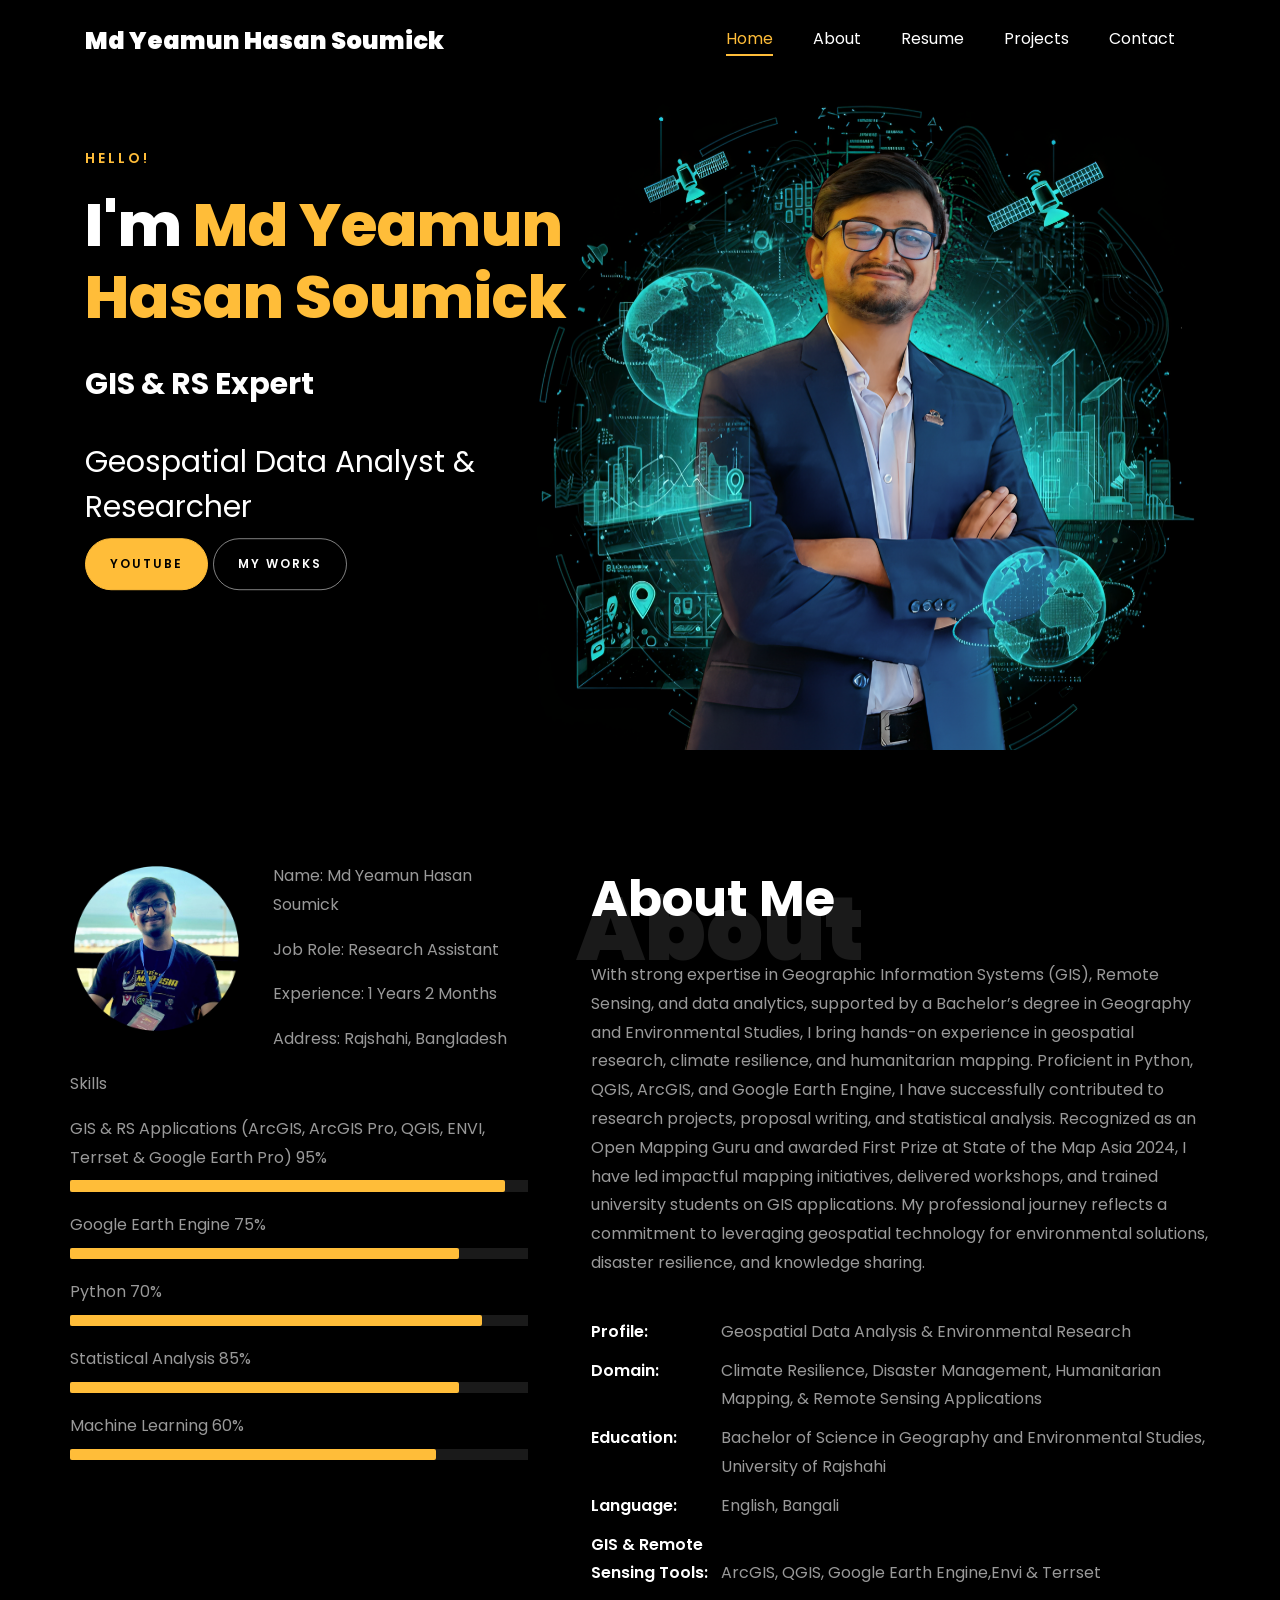
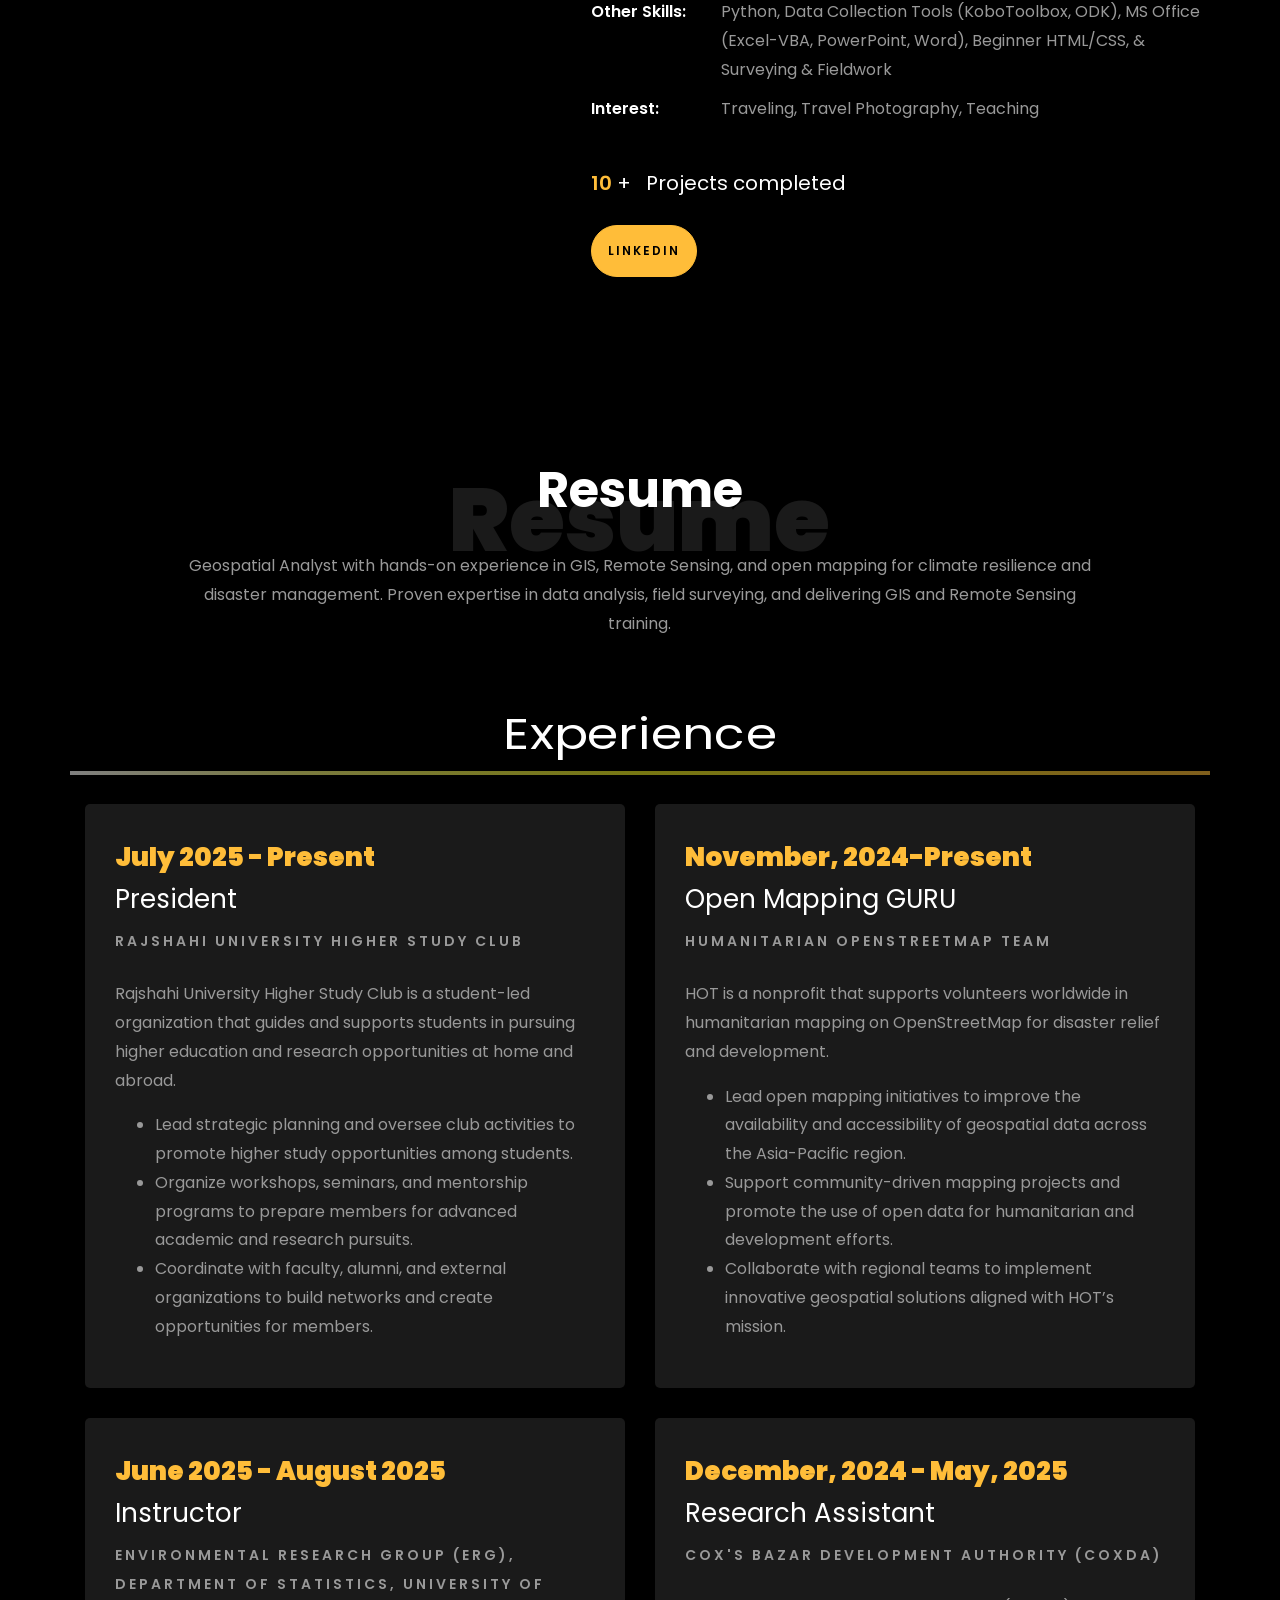
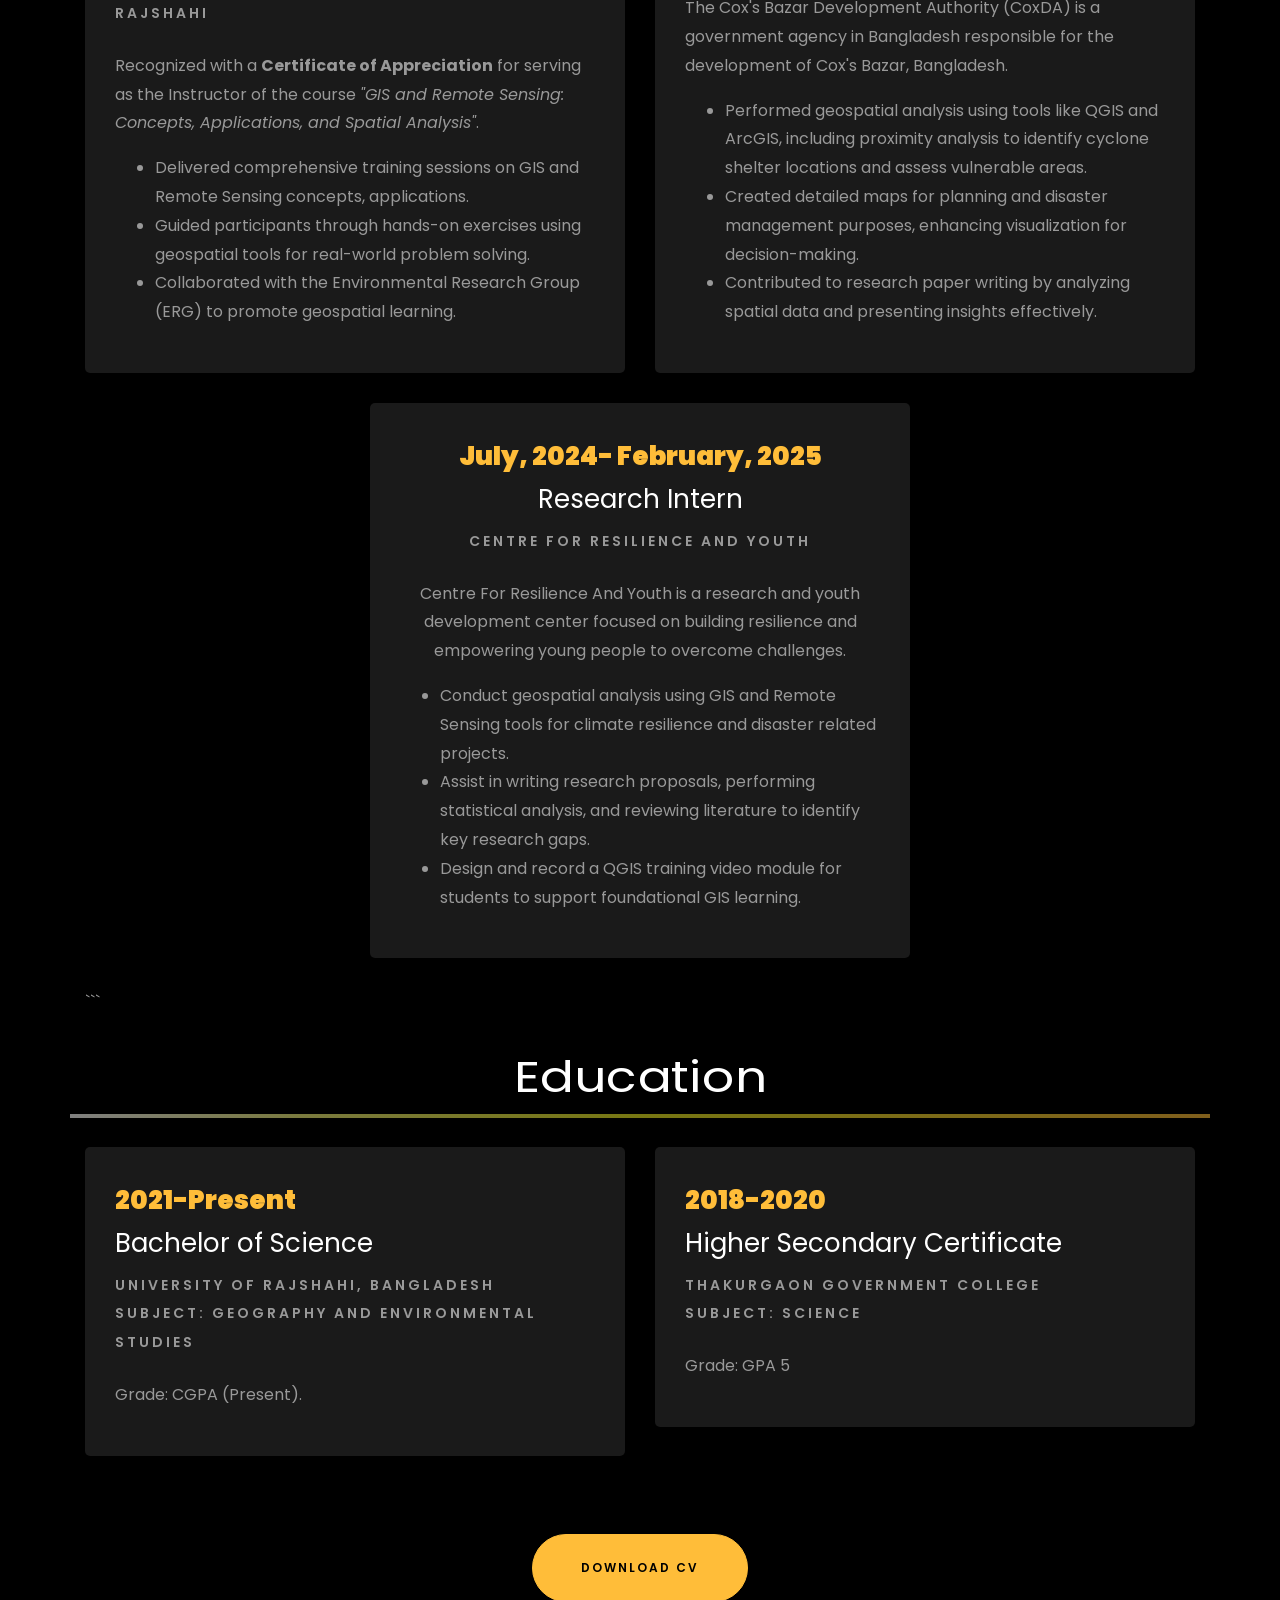
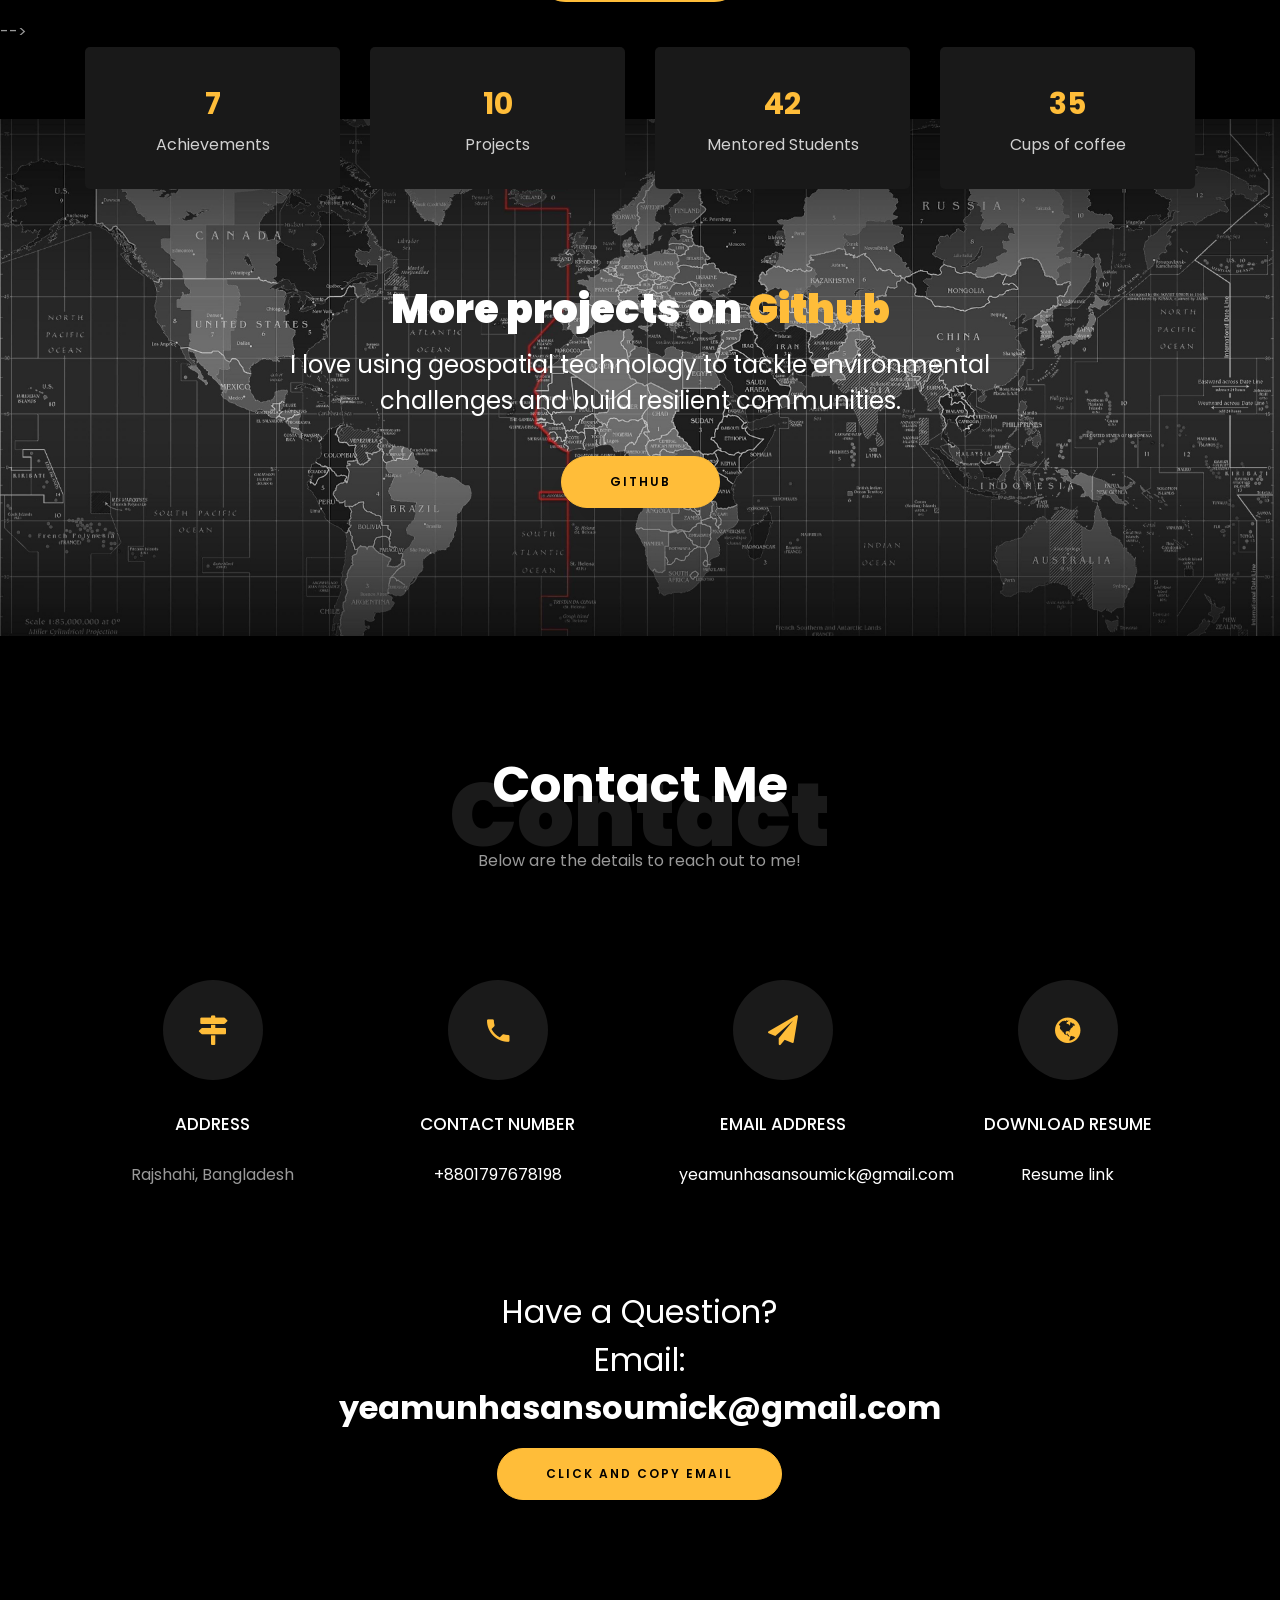
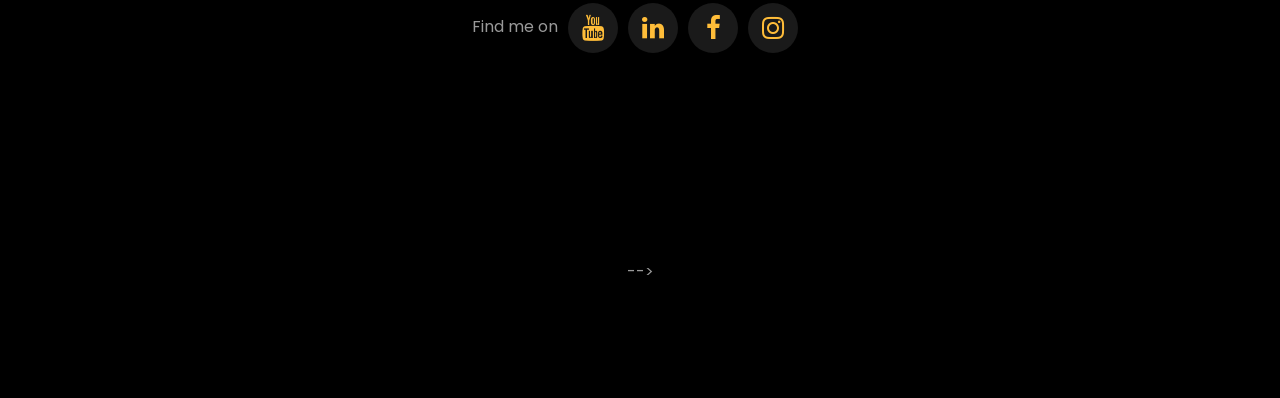
<file: index.html>
<!DOCTYPE html>
<html lang="en">
  <head>
    <title>Md Yeamun Hasan Soumick's Portfolio</title>
    <meta charset="utf-8">
    <meta name="viewport" content="width=device-width, initial-scale=1, shrink-to-fit=no">
    
    <link href="https://fonts.googleapis.com/css?family=Poppins:100,200,300,400,500,600,700,800,900" rel="stylesheet">

    <link rel="stylesheet" href="css/open-iconic-bootstrap.min.css">
    <link rel="stylesheet" href="css/animate.css">
    
    <link rel="stylesheet" href="css/owl.carousel.min.css">
    <link rel="stylesheet" href="css/owl.theme.default.min.css">
    <link rel="stylesheet" href="css/magnific-popup.css">

    <link rel="stylesheet" href="css/aos.css">

    <link rel="stylesheet" href="css/ionicons.min.css">
    
    <link rel="stylesheet" href="css/flaticon.css">
    <link rel="stylesheet" href="css/icomoon.css">
    <link rel="stylesheet" href="css/style.css">
	<link rel="icon" href="D:\Portfolio Website\Portfolio-Website-Template-main\images\research_10456473.png" type="image/png"> 



<style>

/*======================================
//--//-->   ABOUT
======================================*/

.about-mf .box-shadow-full {
  padding-top: 4rem;
  padding-bottom: 4rem;
}

.about-mf .about-img {
  margin-bottom: 2rem;
}

.about-mf .about-img img {
  margin-left: 10px;
}


.skill-mf .progress {
  /* background-color: #cde1f8; */
  margin: .5rem 0 1.2rem 0;
  border-radius: 0;
  height: .7rem;
}

.skill-mf .progress .progress-bar {
  height: .7rem;
  background-color: #ffbd39;
}


/* Animation styles */
#typing-animation {
  position: relative;
  font-size: 30px;
  font-weight: bold;
  color: rgb(255, 255, 255);
  overflow: hidden;
  white-space: nowrap;
  animation: typing 3s steps(20, end) infinite;
}

#typing-animation:before {
  content: "";
  /* position: absolute; */
  top: 0;
  left: 0;
  width: 0;
  height: 100%;
  background-color: #ccc;
  animation: typing-cursor 0.5s ease-in-out infinite;
}

@keyframes typing {
  from {
    width: 0;
  }
  to {
    width: 100%;
  }
}

@keyframes typing-cursor {
  from {
    width: 5px;
  }
  to {
    width: 0;
  }
}


/* project image zoom effect */

.zoom-effect {
  overflow: hidden;
  transition: transform 0.3s ease-out;
}

.zoom-effect:hover {
  transform: scale(1.1);
}


</style>


  </head>
  <body data-spy="scroll" data-target=".site-navbar-target" data-offset="300">
	  
	  
    <nav class="navbar navbar-expand-lg navbar-dark ftco_navbar ftco-navbar-light site-navbar-target" id="ftco-navbar">
	    <div class="container">
	      <a class="navbar-brand" href="index.html">Md Yeamun Hasan Soumick</a>
	      <button class="navbar-toggler js-fh5co-nav-toggle fh5co-nav-toggle" type="button" data-toggle="collapse" data-target="#ftco-nav" aria-controls="ftco-nav" aria-expanded="false" aria-label="Toggle navigation">
	        <span class="oi oi-menu"></span> Menu
	      </button>

	      <div class="collapse navbar-collapse" id="ftco-nav">
	        <ul class="navbar-nav nav ml-auto">
	          <li class="nav-item"><a href="#home-section" class="nav-link"><span>Home</span></a></li>
	          <li class="nav-item"><a href="#about-section" class="nav-link"><span>About</span></a></li>
	          <li class="nav-item"><a href="#resume-section" class="nav-link"><span>Resume</span></a></li>
	          <li class="nav-item"><a href="#project-section" class="nav-link"><span>Projects</span></a></li>
	          <li class="nav-item"><a href="#contact-section" class="nav-link"><span>Contact</span></a></li>
	        </ul>
	      </div>
	    </div>
	  </nav>
	  <section id="home-section" class="hero">
		  <div class="home-slider  owl-carousel">
	       <div class="slider-item ">
	      	<div class="overlay"></div>
	         <div class="container">
	          <div class="row d-md-flex no-gutters slider-text align-items-end justify-content-end" data-scrollax-parent="true">
	          	<div class="one-third js-fullheight order-md-last img" style="background-image:url(images/bg_1.png);">
	          	 <div class="overlay"></div>
	          	</div>
		          <div class="one-forth d-flex  align-items-center ftco-animate" data-scrollax=" properties: { translateY: '70%' }">
		          	<div class="text">
		          		<span class="subheading">Hello!</span>
			            <h1 class="mb-4 mt-3">I'm <span>Md Yeamun Hasan Soumick</span></h1>

						<!-- Element to contain animated typing -->
						<span id="typing-animation"></span>

						<script>

						// Initialize the typing animation
						const typingAnimationElement = document.getElementById('typing-animation');

						// Create an array of typing text
						const typingTexts = [
						'GIS & RS Expert  ',
						'Researcher  ',
						'Trainer   ',
						];

						// Create a function to display the typing animation for a given text
						function playTypingAnimation(text) {
						// Loop through each character and add it to the element
						for (let i = 0; i < text.length; i++) {
							setTimeout(() => {
							typingAnimationElement.textContent += text[i];
							}, i * 200); // Increase the delay to slow down the typing animation
						}

						// Once the animation is complete, reset the text and start over
						setTimeout(() => {
							typingAnimationElement.textContent = '';
							playTypingAnimation(typingTexts[(typingTexts.indexOf(text) + 1) % typingTexts.length]);
						}, text.length * 200);
						}

						// Start the typing animation loop
						playTypingAnimation(typingTexts[0]);

						</script>

						<br>
						<br>
			            <h2>Geospatial Data Analyst & Researcher</h2>
						<!-- <h2 class="d-flex" style="margin-bottom: 0">With over 5 years of experience</h2> -->
						<!-- <br> -->
			            <p><a href="https://www.youtube.com/@geox_yeamun" class="btn btn-primary py-3 px-4">YouTube</a> 
							<a href="https://www.linkedin.com/in/yeamunhasansoumick/" class="btn btn-white btn-outline-white py-3 px-4">My works</a></p>
		            </div>
		          </div>
	        	</div>
	        </div>
	      </div>
		</div>
    </section>



    <section class="ftco-about img ftco-section ftco-no-pb" id="about-section">
    	<div class="container">
			<div class="row">
				<div class="row d-flex align-items-stretch">
				<!-- <div class="row d-flex"> -->
					<div class="col-md-6 col-lg-5 d-flex">
						<div class="img-about img d-flex align-items-stretch">
							<div class="overlay">
								<div class="row">
									<div class="col-sm-6 col-md-5">
									  <div class="about-img">
										<img src="images/about-me.png" class="img-fluid rounded b-shadow-a" alt="">
									  </div>
									</div>
									<!-- Details next to profile image -->
									<div class="col-sm-6 col-md-7">
									  <div class="about-info">
										<p><span class="title-s">Name: </span> <span>Md Yeamun Hasan Soumick</span></p>
										<p><span class="title-s">Job Role: </span> <span>Research Assistant </span></p>
										<p><span class="title-s">Experience: </span> <span>1 Years 2 Months</span></p>
										<p><span class="title-s">Address: </span> <span>Rajshahi, Bangladesh</span></p>
									  </div>
									</div>
								  </div>

								<div class="skill-mf">
									<p class="title-s">Skills</p>
									<span>GIS & RS Applications (ArcGIS, ArcGIS Pro, QGIS, ENVI, Terrset & Google Earth Pro)</span> <span class="pull-right">95%</span>
									<div class="progress">
										<div class="progress-bar" role="progressbar" style="width: 95%;" aria-valuenow="95" aria-valuemin="0"
											aria-valuemax="100"></div>
									</div>
									
									<span>Google Earth Engine</span> <span class="pull-right">75%</span>
									<div class="progress">
										<div class="progress-bar" role="progressbar" style="width: 85%" aria-valuenow="85" aria-valuemin="0"
											aria-valuemax="100"></div>
									</div>
									
									<span>Python</span> <span class="pull-right">70%</span>
									<div class="progress">
										<div class="progress-bar" role="progressbar" style="width: 90%" aria-valuenow="90" aria-valuemin="0"
											aria-valuemax="100"></div>
									</div>
									
									<span>Statistical Analysis</span> <span class="pull-right">85%</span>
									<div class="progress">
										<div class="progress-bar" role="progressbar" style="width: 85%" aria-valuenow="85" aria-valuemin="0"
											aria-valuemax="100"></div>
									</div>
									
									<span>Machine Learning</span> <span class="pull-right">60%</span>
									<div class="progress">
										<div class="progress-bar" role="progressbar" style="width: 80%" aria-valuenow="80" aria-valuemin="0"
											aria-valuemax="100"></div>
									</div>
								</div>
							</div>
						</div>
					</div>
					
					<div class="col-md-6 col-lg-7 pl-lg-5 pb-5">
						<div class="row justify-content-start pb-3">
							<div class="col-md-12 heading-section ftco-animate">
								
								<h1 class="big">About</h1>
								<h2 class="mb-4">About Me</h2>
								
								<p>With strong expertise in Geographic Information Systems (GIS), Remote Sensing, and data analytics, supported by a Bachelor’s degree in Geography and Environmental Studies, I bring hands-on experience in geospatial research, climate resilience, and humanitarian mapping. Proficient in Python, QGIS, ArcGIS, and Google Earth Engine, I have successfully contributed to research projects, proposal writing, and statistical analysis. Recognized as an Open Mapping Guru and awarded First Prize at State of the Map Asia 2024, I have led impactful mapping initiatives, delivered workshops, and trained university students on GIS applications. My professional journey reflects a commitment to leveraging geospatial technology for environmental solutions, disaster resilience, and knowledge sharing.</p>
								<ul class="about-info mt-4 px-md-0 px-2">
									<li class="d-flex"><span>Profile:</span> <span>Geospatial Data Analysis &amp; Environmental Research</span></li>
									<li class="d-flex"><span>Domain:</span> <span>Climate Resilience, Disaster Management, Humanitarian Mapping, &amp; Remote Sensing Applications</span></li>
									<li class="d-flex"><span>Education:</span> <span>Bachelor of Science in Geography and Environmental Studies, University of Rajshahi</span></li>
									<li class="d-flex"><span>Language:</span> <span>English, Bangali</span></li>
									<li class="d-flex"><span>GIS & Remote Sensing Tools:</span> <span><br>ArcGIS, QGIS, Google Earth Engine,Envi &amp; Terrset</span></li>
									<li class="d-flex"><span>Other Skills:</span> <span>Python, Data Collection Tools (KoboToolbox, ODK), MS Office (Excel-VBA, PowerPoint, Word), Beginner HTML/CSS,  &amp; Surveying & Fieldwork</span></li>
									<li class="d-flex"><span>Interest:</span> <span>Traveling, Travel Photography, Teaching</span></li>
									
								</ul>
							</div>
						</div>


						<div class="counter-wrap ftco-animate d-flex mt-md-3">
							<div class="text">
								<p class="mb-4">
									<span class="number" data-number="30">0</span> <span>+</span>
									<span>&nbsp; Projects completed</span>
								</p>
								<p><a href="https://www.linkedin.com/in/yeamunhasansoumick/" class="btn btn-primary py-3 px-3">LinkedIn</a></p>
							</div>
						</div>
					</div>
				</div>
			</div>
		</div>
    </section>



	
    <section class="ftco-section ftco-no-pb" id="resume-section">
    	<div class="container">
    		<div class="row justify-content-center pb-5">
          <div class="col-md-10 heading-section text-center ftco-animate">
          	<h1 class="big big-2">Resume</h1>
            <h2 class="mb-4">Resume</h2>
            <p>Geospatial Analyst with hands-on experience in GIS, Remote Sensing, and open mapping for climate resilience and disaster management. Proven expertise in data analysis, field surveying, and delivering GIS and Remote Sensing training.</p>
          </div>
        </div>

<div class="row">
    <h1 class="big-4">Experience</h1>
    <div class="underline"></div>
</div>
<br>

<div class="row"> <div class="col-md-6">
    <div class="resume-wrap ftco-animate">
        <span class="date">July 2025 - Present</span>
        <h2>President</h2>
        <span class="position">Rajshahi University Higher Study Club</span>
        <p class="mt-4">
            Rajshahi University Higher Study Club is a student-led organization that guides and supports students in pursuing higher education and research opportunities at home and abroad.
        </p>
        <ul class="mt-2">
            <li>Lead strategic planning and oversee club activities to promote higher study opportunities among students.</li>
            <li>Organize workshops, seminars, and mentorship programs to prepare members for advanced academic and research pursuits.</li>
            <li>Coordinate with faculty, alumni, and external organizations to build networks and create opportunities for members.</li>
        </ul>
            </p> </div>
    </div>
    
    <div class="col-md-6">
        <div class="resume-wrap ftco-animate">
            <span class="date">November, 2024-Present</span>
            <h2> Open Mapping GURU</h2>
            <span class="position">Humanitarian OpenStreetMap Team</span>
            <p class="mt-4">HOT is a nonprofit that supports volunteers worldwide in humanitarian mapping on OpenStreetMap for disaster relief and development. 
                <ul>
                    <li>Lead open mapping initiatives to improve the availability and accessibility of geospatial data across the Asia-Pacific region.</li>
                    <li>Support community-driven mapping projects and promote the use of open data for humanitarian and development efforts.</li>
                    <li>Collaborate with regional teams to implement innovative geospatial solutions aligned with HOT’s mission.</li>
                </ul>
            </p> </div>
    </div>
	<div class="col-md-6">
    <div class="resume-wrap ftco-animate">
        <span class="date">June 2025 - August 2025</span>
        <h2>Instructor</h2>
        <span class="position">Environmental Research Group (ERG), Department of Statistics, University of Rajshahi</span>
        <p class="mt-4">
            Recognized with a <strong>Certificate of Appreciation</strong> for serving as the Instructor of the course 
            <em>"GIS and Remote Sensing: Concepts, Applications, and Spatial Analysis"</em>. 
        </p>
        <ul class="mt-2">
            <li>Delivered comprehensive training sessions on GIS and Remote Sensing concepts, applications.</li>
            <li>Guided participants through hands-on exercises using geospatial tools for real-world problem solving.</li>
            <li>Collaborated with the Environmental Research Group (ERG) to promote geospatial learning.</li>
        </ul>
    </div>
</div>

    <div class="col-md-6">
        <div class="resume-wrap ftco-animate">
            <span class="date">December, 2024 - May, 2025</span>
            <h2>Research Assistant</h2>
            <span class="position">Cox's Bazar Development Authority (CoxDA)</span>
            <p class="mt-4">The Cox's Bazar Development Authority (CoxDA) is a government agency in Bangladesh responsible for the development of Cox's Bazar, Bangladesh. 
                <ul>
                    <li>Performed geospatial analysis using tools like QGIS and ArcGIS, including proximity analysis to identify cyclone shelter locations and assess vulnerable areas.</li>
                    <li>Created detailed maps for planning and disaster management purposes, enhancing visualization for decision-making.</li>
                    <li>Contributed to research paper writing by analyzing spatial data and presenting insights effectively.</li>
                </ul>
            </p> </div>
    </div>

    <div class="col-md-6 mx-auto">
        <div class="resume-wrap ftco-animate text-center">
            <span class="date">July, 2024- February, 2025</span>
            <h2>Research Intern</h2>
            <span class="position">Centre For Resilience And Youth</span>
            <p class="mt-4">
            Centre For Resilience And Youth is a research and youth development center focused on building resilience and empowering young people to overcome challenges. 
            </p>
            <ul class="text-left mt-2">
                <li>Conduct geospatial analysis using GIS and Remote Sensing tools for climate resilience and disaster related projects. </li>
                <li>Assist in writing research proposals, performing statistical analysis, and reviewing literature to identify key research gaps. </li>
                <li>Design and record a QGIS training video module for students to support foundational GIS learning. </li>
            </ul>
        </div>
    </div>
    
</div> ```



		<br>
		<br>

		<div class="row">
			<h1 class="big-4">Education</h1>
			<div class="underline"></div>
		</div>
		<br>
		
			<div class="row">
    			<div class="col-md-6">
    				<div class="resume-wrap ftco-animate">
    					<span class="date">2021-Present</span>
    					<h2>Bachelor of Science</h2>
    					<span class="position">University of Rajshahi, Bangladesh</span><br>
						<span class="position">Subject: Geography and Environmental Studies</span>
    					<p class="mt-4">Grade: CGPA (Present).</p>
    				</div>
    			</div>

    			<div class="col-md-6">
    				<div class="resume-wrap ftco-animate">
    					<span class="date">2018-2020</span>
    					<h2>Higher Secondary Certificate</h2>
    					<span class="position">Thakurgaon government college</span><br>
						<span class="position">Subject: Science</span>
    					<p class="mt-4">Grade: GPA 5</p>
    				</div>
				</div>
    		</div>

    		<div class="row justify-content-center mt-5">
    			<div class="col-md-6 text-center ftco-animate">
    				<p><a href="https://drive.google.com/drive/folders/1IOso8MpFU1HWrGOUlvweT_PxfpO3ILqB?usp=sharing" class="btn btn-primary py-4 px-5">Download CV</a></p>
    			</div>
    		</div>
    	</div>
    </section>

   

    <!-- <section class="ftco-section" id="project-section">
      <div class="container">
        <div class="row justify-content-center mb-5 pb-5">
          <div class="col-md-7 heading-section text-center ftco-animate">
            <h1 class="big big-2">Projects</h1>
            <h2 class="mb-4">Projects</h2>
            <p>Below are the sample Data Analytics projects on SQL, Python, Power BI & ML.</p>
          </div>
        </div>
        <div class="row d-flex">
          <div class="col-md-4 d-flex ftco-animate">
          	<div class="blog-entry justify-content-end">
              <a href="https://github.com/rishabhnmishra/SQL_Music_Store_Analysis/blob/main/Music_Store_Query.sql" class="block-20 zoom-effect" style="background-image: url('images/proj_1.jpg');">
              </a>
              <div class="text mt-3 float-right d-block">

                <h3 class="heading"><a href="https://github.com/rishabhnmishra/SQL_Music_Store_Analysis/blob/main/Music_Store_Query.sql">Digital Music Store Data Analysis using SQL</a></h3>
                <p>Analyzed music store data using advanced SQL queires to identify gaps and increase the business growth.</p>
              </div>
            </div>
          </div>
          <div class="col-md-4 d-flex ftco-animate">
          	<div class="blog-entry justify-content-end">
              <a href="https://github.com/rishabhnmishra/Python_Diwali_Sales_Analysis/blob/main/Diwali_Sales_Analysis.ipynb" class="block-20 zoom-effect" style="background-image: url('images/proj_2.jpg');">
              </a>
              <div class="text mt-3 float-right d-block">

                <h3 class="heading"><a href="https://github.com/rishabhnmishra/Python_Diwali_Sales_Analysis/blob/main/Diwali_Sales_Analysis.ipynb">Data Analysis using Python Project for Beginners</a></h3>
                <p>Performed exploratory data analysis on diwali sales data using Python to improve the customer experience.</p>
              </div>
            </div>
          </div>
          <div class="col-md-4 d-flex ftco-animate">
          	<div class="blog-entry">
              <a href="https://github.com/rishabhnmishra/Madhav_Store_Analysis_PowerBI/blob/main/Madhav%20Store%20dashboard.jpg" class="block-20 zoom-effect" style="background-image: url('images/proj_3.jpg');">
              </a>
              <div class="text mt-3 float-right d-block">

                <h3 class="heading"><a href="https://github.com/rishabhnmishra/Madhav_Store_Analysis_PowerBI/blob/main/Madhav%20Store%20dashboard.jpg">Power BI Sales dashboard Project for Beginners</a></h3>
                <p>Designed a power bi dashboard for Madhav Store to track and analyze the online sales data acorss India.</p>
              </div>
            </div>
          </div>
        </div>
	<br>
		<!-- added justify-content-center to center align the last two projects -->
		<!-- <div class="row d-flex justify-content-center">  
			<div class="col-md-4 d-flex ftco-animate">
				<div class="blog-entry justify-content-end">
				<a href="https://github.com/rishabhnmishra/sales_forecasting/tree/main" class="block-20 zoom-effect" style="background-image: url('images/proj_4.jpg');">
				</a>
				<div class="text mt-3 float-right d-block">
  
				  <h3 class="heading"><a href="https://github.com/rishabhnmishra/sales_forecasting/tree/main">Sales Forecast- Time Series Forecasting</a></h3>
				  <p>Used multiple machine learning models to forecast sales (retail store) and performed time series analysis.</p>
				</div>
			  </div>
			</div>
			<div class="col-md-4 d-flex ftco-animate">
				<div class="blog-entry justify-content-end">
				<a href="https://github.com/rishabhnmishra/customer_segmentation/blob/main/Customer_Segmentation-final.ipynb" class="block-20 zoom-effect" style="background-image: url('images/proj_5.jpg');">
				</a>
				<div class="text mt-3 float-right d-block">
  
				  <h3 class="heading"><a href="https://github.com/rishabhnmishra/customer_segmentation/blob/main/Customer_Segmentation-final.ipynb">Customer Segmentation using clustering model</a></h3>
				  <p>Developed a ML model to give various recommendations of financial products &amp; services on target customer groups.</p>
				</div>
			  </div>
			</div>
		 </div>
	  </div>
    </section> --> -->

	<section class="ftco-section ftco-no-pt ftco-no-pb ftco-counter img" id="section-counter">
      <div class="container">
		<div class="row d-md-flex align-items-center">
          <div class="col-md d-flex justify-content-center counter-wrap ftco-animate">
            <div class="block-18">
              <div class="text">
                <strong class="number" data-number="20">0</strong>
                <span>Achievements</span>
              </div>
            </div>
          </div>
          <div class="col-md d-flex justify-content-center counter-wrap ftco-animate">
            <div class="block-18">
              <div class="text">
                <strong class="number" data-number="30">0</strong>
                <span>Projects</span>
              </div>
            </div>
          </div>
          <div class="col-md d-flex justify-content-center counter-wrap ftco-animate">
            <div class="block-18">
              <div class="text">
                <strong class="number" data-number="120">0</strong>
                <span>Mentored Students</span>
              </div>
            </div>
          </div>
          <div class="col-md d-flex justify-content-center counter-wrap ftco-animate">
            <div class="block-18">
              <div class="text">
                <strong class="number" data-number="100">0</strong>
                <span>Cups of coffee</span>
              </div>
            </div>
          </div>
        </div>
      </div>
	
	  <div class="ftco-section ftco-hireme img margin-top" style="background-image: url(images/bg_1.jpg)">
			<!-- <div class="container"> -->
				<div class="row justify-content-center">
					<div class="col-md-7 ftco-animate text-center">
						<h2>More projects on<span> Github  </span> </h2>
						<div class="heading"> <h4> I love using geospatial technology to tackle environmental challenges and build resilient communities. </h4>
						<br>
						<p><a href="https://github.com/YeamunHasan" class="btn btn-primary py-3 px-5">GitHub</a></p>
						</div>
					</div>
				</div>
			<!-- </div> -->
		</div>
	</section>



    <section class="ftco-section contact-section ftco-no-pb" id="contact-section">
      <div class="container">
      	<div class="row justify-content-center mb-5 pb-3">
          <div class="col-md-7 heading-section text-center ftco-animate">
            <h1 class="big big-2">Contact</h1>
            <h2 class="mb-4">Contact Me</h2>
            <p>Below are the details to reach out to me!</p>
          </div>
        </div>

        <div class="row d-flex contact-info mb-5">
          <div class="col-md-6 col-lg-3 d-flex ftco-animate">
          	<div class="align-self-stretch box p-4 text-center">
          		<div class="icon d-flex align-items-center justify-content-center">
          			<span class="icon-map-signs"></span>
          		</div>
          		<h3 class="mb-4">Address</h3>
	            <p>Rajshahi, Bangladesh</p>
	          </div>
          </div>
          <div class="col-md-6 col-lg-3 d-flex ftco-animate">
          	<div class="align-self-stretch box p-4 text-center">
          		<div class="icon d-flex align-items-center justify-content-center">
          			<span class="icon-phone2"></span>
          		</div>
          		<h3 class="mb-4">Contact Number</h3>
	            <p><a href="tel://0101010101">+8801797678198</a></p>
	          </div>
          </div>
          <div class="col-md-6 col-lg-3 d-flex ftco-animate">
          	<div class="align-self-stretch box p-4 text-center">
          		<div class="icon d-flex align-items-center justify-content-center">
          			<span class="icon-paper-plane"></span>
          		</div>
          		<h3 class="mb-4">Email Address</h3>
	            <p><a href="mailto:info@yoursite.com">yeamunhasansoumick@gmail.com</a></p>
	          </div>
          </div>
          <div class="col-md-6 col-lg-3 d-flex ftco-animate">
          	<div class="align-self-stretch box p-4 text-center">
          		<div class="icon d-flex align-items-center justify-content-center">
          			<span class="icon-globe"></span>
          		</div>
          		<h3 class="mb-4">Download Resume</h3>
	            <p><a href="#">Resume link</a></p>
	          </div>
          </div>

		  <div class="container">
			<br>
			<br>
			<div class="row justify-content-center">
    <div class="col-md-7 ftco-animate text-center">
        <h2>Have a<span> Question? </span> 
            <p>
                Email: <span id="email-to-copy" style="font-weight: bold;">yeamunhasansoumick@gmail.com</span>
            </p>
            
            <button onclick="copyEmail()" class="btn btn-primary py-3 px-5">
                Click and Copy Email
            </button>

            <p id="copy-message" style="margin-top: 10px; color: green; visibility: hidden;">
                Email copied to clipboard!
            </p>
        </h2>
    </div>
</div>

<script>
    function copyEmail() {
        // 1. Get the text content of the email address element
        const emailText = document.getElementById('email-to-copy').innerText;
        
        // 2. Use the modern Clipboard API to write the text
        navigator.clipboard.writeText(emailText).then(() => {
            // 3. Show the success message
            const messageElement = document.getElementById('copy-message');
            messageElement.style.visibility = 'visible';
            messageElement.style.opacity = '1';

            // 4. Hide the message after 3 seconds
            setTimeout(() => {
                messageElement.style.opacity = '0';
                messageElement.style.visibility = 'hidden';
            }, 3000);

        }).catch(err => {
            // Handle error (e.g., browser doesn't support the API)
            console.error('Could not copy text: ', err);
            alert('Failed to copy the email. Please copy it manually.');
        });
    }
</script>
				<br>
					<ul class="ftco-footer-social list-unstyled d-flex justify-content-center align-items-center mb-0">
					  <li class="ftco-animate normal-txt">Find me on  </li>
					  <li class="ftco-animate"><a href="https://www.youtube.com/@geox_yeamun"><span class="icon-youtube"></span></a></li>
					  <li class="ftco-animate"><a href="https://www.linkedin.com/in/yeamunhasansoumick/"><span class="icon-linkedin"></span></a></li>  
					  <!-- <li class="ftco-animate"><a href="https://twitter.com/rishabhnmishra"><span class="icon-twitter"></span></a></li> -->
					  <li class="ftco-animate"><a href="https://www.facebook.com/TheYeamunHasanSoumick"><span class="icon-facebook"></span></a></li>
				      <li class="ftco-animate"><a href="https://www.instagram.com/yeamun_hasan_soumick?igsh=MXVqNGc4d2l1Z25vdQ%3D%3D&utm_source=qr"><span class="icon-instagram"></span></a></li>
					</ul>
				<br>
		   </div>
   </div>
 </section>


 
	
    <footer class="ftco-footer ftco-section">
		<div class="container">
		  <div class="row">
			<div class="col-md-12 text-center">
  
			  <!-- <p>Link back to Colorlib can't be removed. Template is licensed under CC BY 3.0.
	Copyright &copy;<script>document.write(new Date().getFullYear());</script> All rights reserved | This template is made with <i class="icon-heart color-danger" aria-hidden="true"></i> by <a href="https://colorlib.com" target="_blank">Colorlib</a>
	<!-- Link back to Colorlib can't be removed. Template is licensed under CC BY 3.0. --></p> -->
			</div>
		  </div>
		</div>
	  </footer>


  <!-- loader -->
  <div id="ftco-loader" class="show fullscreen"><svg class="circular" width="48px" height="48px"><circle class="path-bg" cx="24" cy="24" r="22" fill="none" stroke-width="4" stroke="#eeeeee"/><circle class="path" cx="24" cy="24" r="22" fill="none" stroke-width="4" stroke-miterlimit="10" stroke="#F96D00"/></svg></div>


  <script src="js/jquery.min.js"></script>
  <script src="js/jquery-migrate-3.0.1.min.js"></script>
  <script src="js/popper.min.js"></script>
  <script src="js/bootstrap.min.js"></script>
  <script src="js/jquery.easing.1.3.js"></script>
  <script src="js/jquery.waypoints.min.js"></script>
  <script src="js/jquery.stellar.min.js"></script>
  <script src="js/owl.carousel.min.js"></script>
  <script src="js/jquery.magnific-popup.min.js"></script>
  <script src="js/aos.js"></script>
  <script src="js/jquery.animateNumber.min.js"></script>
  <script src="js/scrollax.min.js"></script>
  
  <script src="js/main.js"></script>
    
  </body>
</html>
</file>
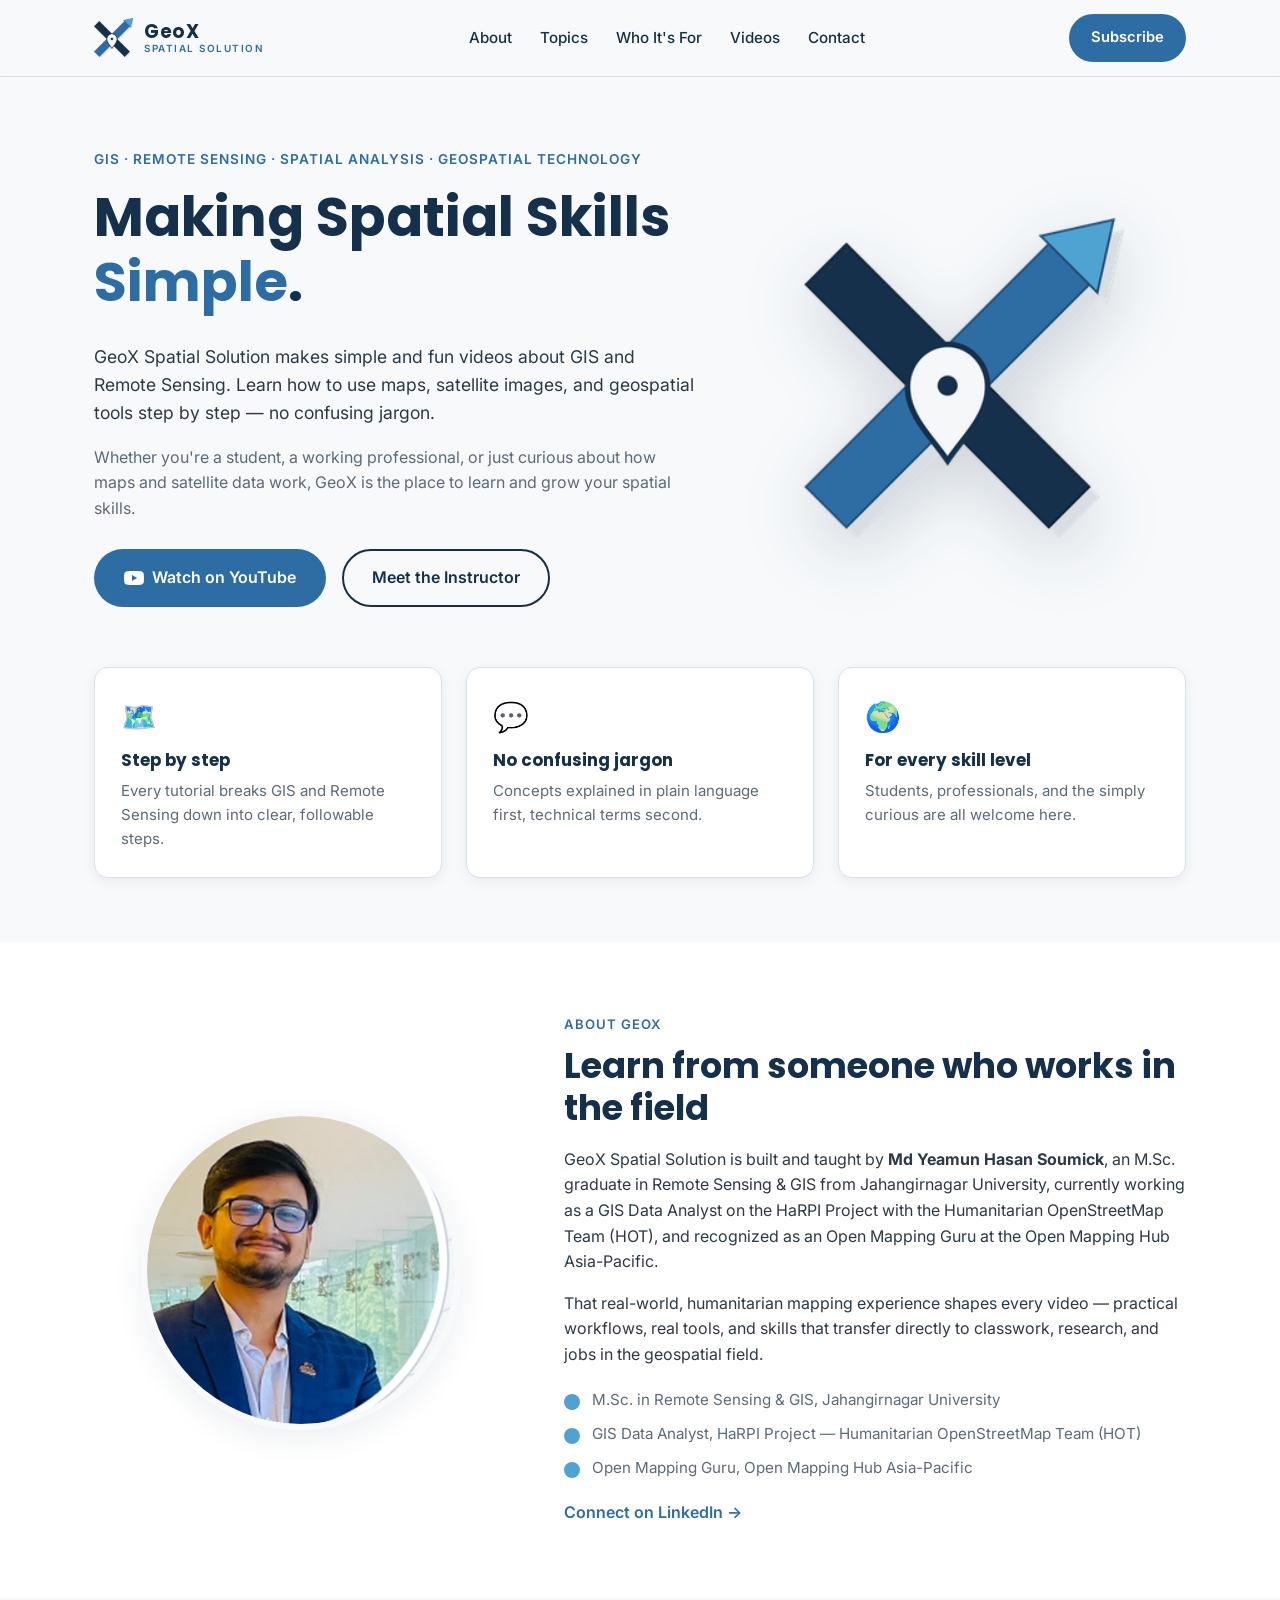
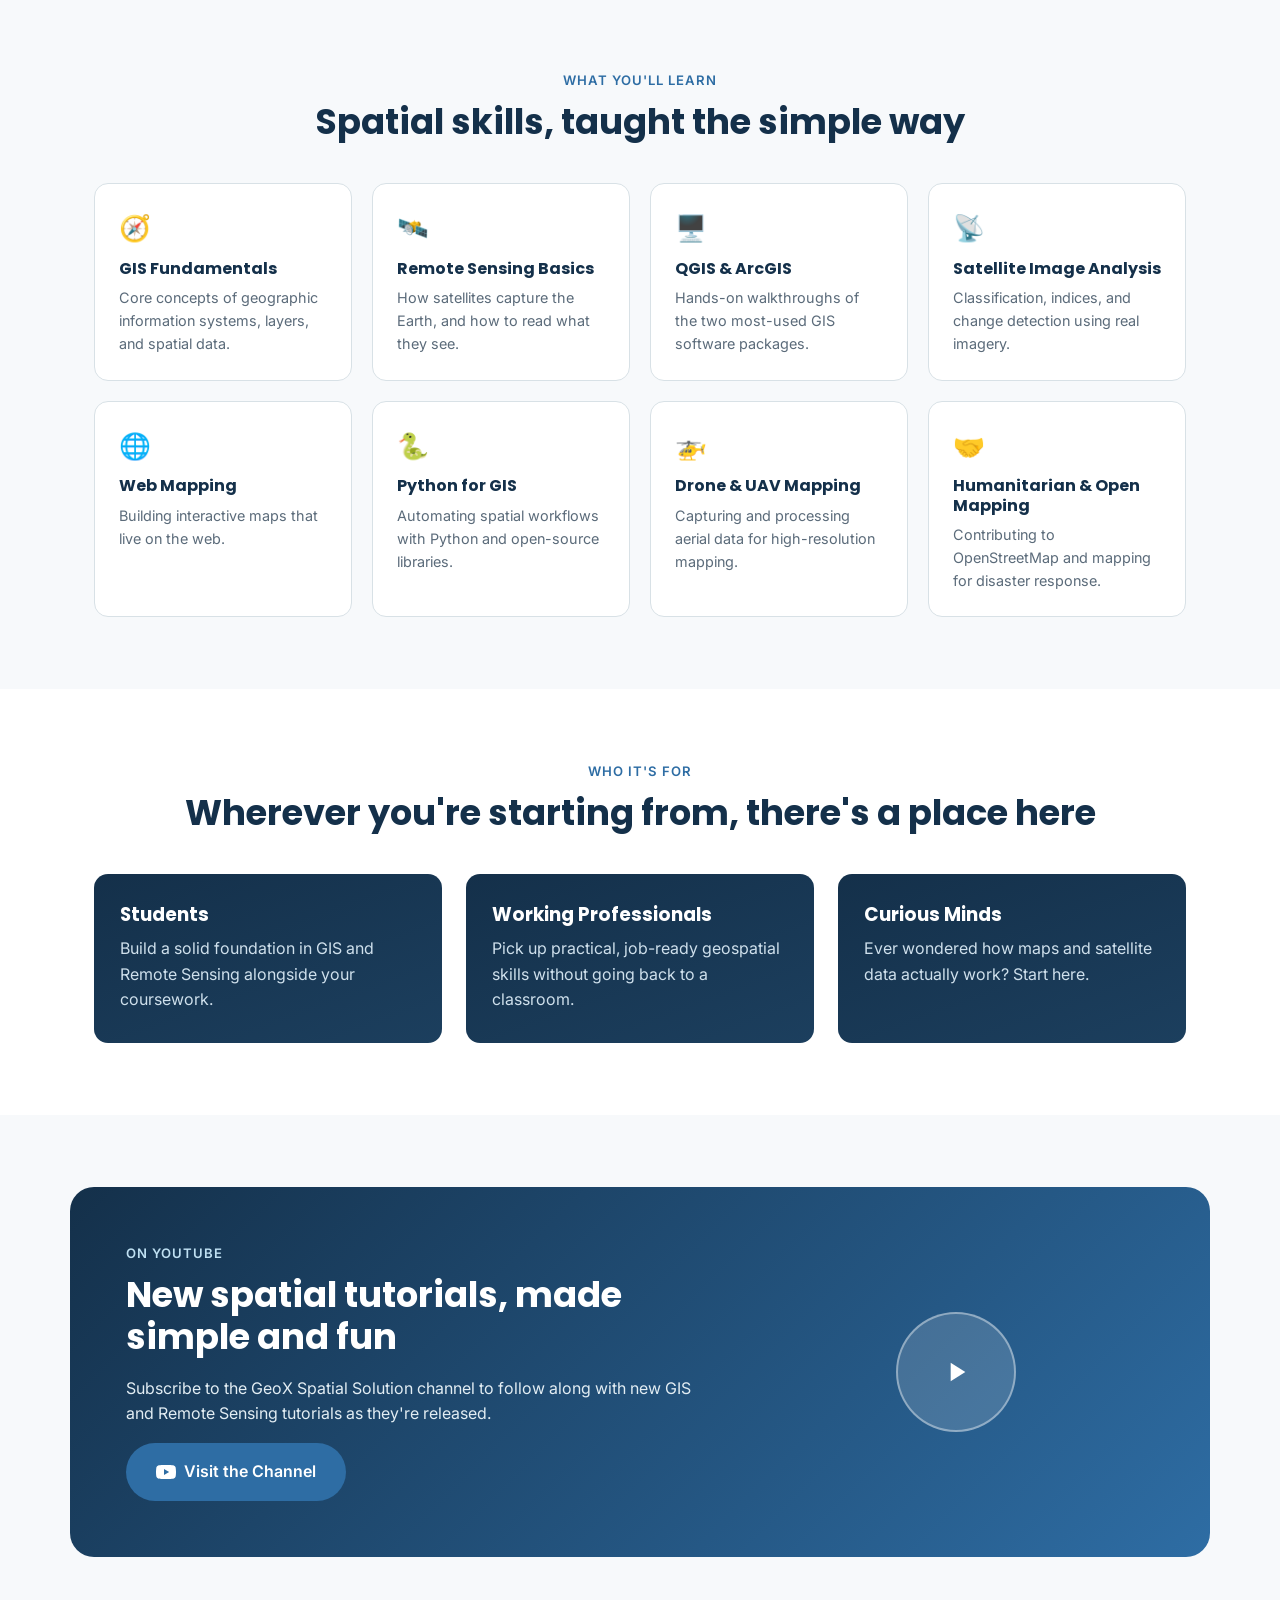
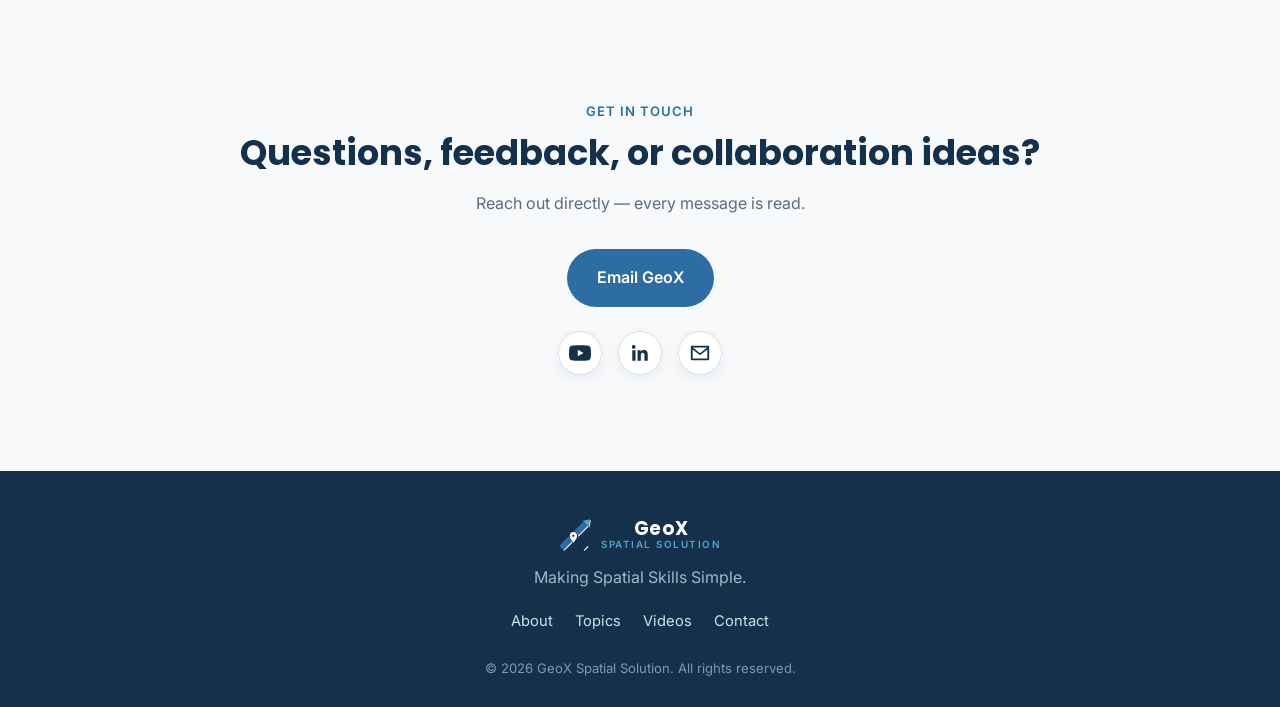
<file: geox/index.html>
<!doctype html>
<html lang="en">
<head>
<meta charset="UTF-8">
<meta name="viewport" content="width=device-width, initial-scale=1.0">
<title>GeoX Spatial Solution — Making Spatial Skills Simple</title>
<meta name="description" content="GeoX Spatial Solution teaches GIS and Remote Sensing through simple, fun, step-by-step videos — no confusing jargon. For students, professionals, and the curious.">

<link rel="icon" type="image/png" sizes="32x32" href="images/favicon-32.png">
<link rel="icon" type="image/png" sizes="16x16" href="images/favicon-16.png">
<link rel="apple-touch-icon" href="images/apple-touch-icon.png">
<link rel="icon" href="images/favicon.ico">

<meta property="og:title" content="GeoX Spatial Solution — Making Spatial Skills Simple">
<meta property="og:description" content="Learn GIS, Remote Sensing, and geospatial tools step by step — simple, fun, and jargon-free.">
<meta property="og:image" content="images/og-image.jpg">
<meta property="og:type" content="website">

<link rel="preconnect" href="https://fonts.googleapis.com">
<link rel="preconnect" href="https://fonts.gstatic.com" crossorigin>
<link href="https://fonts.googleapis.com/css2?family=Poppins:wght@400;500;600;700;800&family=Inter:wght@400;500;600&display=swap" rel="stylesheet">

<link rel="stylesheet" href="css/style.css">
</head>
<body>

<a class="skip-link" href="#main">Skip to content</a>

<header class="site-header" id="top">
  <div class="container header-inner">
    <a class="brand" href="#top" aria-label="GeoX Spatial Solution home">
      <img src="images/geox-mark-120.png" alt="" class="brand-mark" width="40" height="40">
      <span class="brand-word">
        <span class="brand-name">GeoX</span>
        <span class="brand-sub">Spatial Solution</span>
      </span>
    </a>

    <nav class="main-nav" id="main-nav">
      <a href="#about">About</a>
      <a href="#topics">Topics</a>
      <a href="#audience">Who It's For</a>
      <a href="#videos">Videos</a>
      <a href="#contact">Contact</a>
    </nav>

    <div class="header-actions">
      <a class="btn btn-primary" href="https://www.youtube.com/@geox_solution" target="_blank" rel="noopener">Subscribe</a>
      <button class="nav-toggle" id="navToggle" aria-label="Toggle menu" aria-expanded="false" aria-controls="main-nav">
        <span></span><span></span><span></span>
      </button>
    </div>
  </div>
</header>

<main id="main">

  <section class="hero">
    <div class="container hero-inner">
      <div class="hero-copy">
        <p class="eyebrow">GIS &middot; Remote Sensing &middot; Spatial Analysis &middot; Geospatial Technology</p>
        <h1>Making Spatial Skills <span class="highlight">Simple</span>.</h1>
        <p class="lead">GeoX Spatial Solution makes simple and fun videos about GIS and Remote Sensing. Learn how to use maps, satellite images, and geospatial tools step by step &mdash; no confusing jargon.</p>
        <p class="lead-sub">Whether you're a student, a working professional, or just curious about how maps and satellite data work, GeoX is the place to learn and grow your spatial skills.</p>
        <div class="hero-actions">
          <a class="btn btn-primary btn-lg" href="https://www.youtube.com/@geox_solution" target="_blank" rel="noopener">
            <svg viewBox="0 0 24 24" width="20" height="20" aria-hidden="true"><path fill="currentColor" d="M23.5 6.2a3 3 0 0 0-2.1-2.1C19.5 3.5 12 3.5 12 3.5s-7.5 0-9.4.6A3 3 0 0 0 .5 6.2 31 31 0 0 0 0 12a31 31 0 0 0 .5 5.8 3 3 0 0 0 2.1 2.1c1.9.6 9.4.6 9.4.6s7.5 0 9.4-.6a3 3 0 0 0 2.1-2.1A31 31 0 0 0 24 12a31 31 0 0 0-.5-5.8ZM9.6 15.6V8.4L15.8 12Z"/></svg>
            Watch on YouTube
          </a>
          <a class="btn btn-outline btn-lg" href="#about">Meet the Instructor</a>
        </div>
      </div>
      <div class="hero-visual" aria-hidden="true">
        <img src="images/geox-mark-256.png" alt="" class="hero-mark">
      </div>
    </div>
  </section>

  <section class="value-strip">
    <div class="container value-grid">
      <div class="value-item">
        <span class="value-icon">🗺️</span>
        <h3>Step by step</h3>
        <p>Every tutorial breaks GIS and Remote Sensing down into clear, followable steps.</p>
      </div>
      <div class="value-item">
        <span class="value-icon">💬</span>
        <h3>No confusing jargon</h3>
        <p>Concepts explained in plain language first, technical terms second.</p>
      </div>
      <div class="value-item">
        <span class="value-icon">🌍</span>
        <h3>For every skill level</h3>
        <p>Students, professionals, and the simply curious are all welcome here.</p>
      </div>
    </div>
  </section>

  <section class="about" id="about">
    <div class="container about-inner">
      <div class="about-media">
        <img src="images/instructor.jpg" alt="Md Yeamun Hasan Soumick, founder of GeoX Spatial Solution" class="instructor-photo">
      </div>
      <div class="about-copy">
        <p class="section-eyebrow">About GeoX</p>
        <h2>Learn from someone who works in the field</h2>
        <p>GeoX Spatial Solution is built and taught by <strong>Md Yeamun Hasan Soumick</strong>, an M.Sc. graduate in Remote Sensing &amp; GIS from Jahangirnagar University, currently working as a GIS Data Analyst on the HaRPI Project with the Humanitarian OpenStreetMap Team (HOT), and recognized as an Open Mapping Guru at the Open Mapping Hub Asia-Pacific.</p>
        <p>That real-world, humanitarian mapping experience shapes every video &mdash; practical workflows, real tools, and skills that transfer directly to classwork, research, and jobs in the geospatial field.</p>
        <ul class="credentials">
          <li>M.Sc. in Remote Sensing &amp; GIS, Jahangirnagar University</li>
          <li>GIS Data Analyst, HaRPI Project &mdash; Humanitarian OpenStreetMap Team (HOT)</li>
          <li>Open Mapping Guru, Open Mapping Hub Asia-Pacific</li>
        </ul>
        <a class="link-arrow" href="https://www.linkedin.com/in/yeamunhasansoumick/" target="_blank" rel="noopener">Connect on LinkedIn &rarr;</a>
      </div>
    </div>
  </section>

  <section class="topics" id="topics">
    <div class="container">
      <p class="section-eyebrow center">What You'll Learn</p>
      <h2 class="center">Spatial skills, taught the simple way</h2>
      <div class="topics-grid">
        <div class="topic-card">
          <span class="topic-icon">🧭</span>
          <h3>GIS Fundamentals</h3>
          <p>Core concepts of geographic information systems, layers, and spatial data.</p>
        </div>
        <div class="topic-card">
          <span class="topic-icon">🛰️</span>
          <h3>Remote Sensing Basics</h3>
          <p>How satellites capture the Earth, and how to read what they see.</p>
        </div>
        <div class="topic-card">
          <span class="topic-icon">🖥️</span>
          <h3>QGIS &amp; ArcGIS</h3>
          <p>Hands-on walkthroughs of the two most-used GIS software packages.</p>
        </div>
        <div class="topic-card">
          <span class="topic-icon">📡</span>
          <h3>Satellite Image Analysis</h3>
          <p>Classification, indices, and change detection using real imagery.</p>
        </div>
        <div class="topic-card">
          <span class="topic-icon">🌐</span>
          <h3>Web Mapping</h3>
          <p>Building interactive maps that live on the web.</p>
        </div>
        <div class="topic-card">
          <span class="topic-icon">🐍</span>
          <h3>Python for GIS</h3>
          <p>Automating spatial workflows with Python and open-source libraries.</p>
        </div>
        <div class="topic-card">
          <span class="topic-icon">🚁</span>
          <h3>Drone &amp; UAV Mapping</h3>
          <p>Capturing and processing aerial data for high-resolution mapping.</p>
        </div>
        <div class="topic-card">
          <span class="topic-icon">🤝</span>
          <h3>Humanitarian &amp; Open Mapping</h3>
          <p>Contributing to OpenStreetMap and mapping for disaster response.</p>
        </div>
      </div>
    </div>
  </section>

  <section class="audience" id="audience">
    <div class="container">
      <p class="section-eyebrow center">Who It's For</p>
      <h2 class="center">Wherever you're starting from, there's a place here</h2>
      <div class="audience-grid">
        <div class="audience-card">
          <h3>Students</h3>
          <p>Build a solid foundation in GIS and Remote Sensing alongside your coursework.</p>
        </div>
        <div class="audience-card">
          <h3>Working Professionals</h3>
          <p>Pick up practical, job-ready geospatial skills without going back to a classroom.</p>
        </div>
        <div class="audience-card">
          <h3>Curious Minds</h3>
          <p>Ever wondered how maps and satellite data actually work? Start here.</p>
        </div>
      </div>
    </div>
  </section>

  <section class="videos" id="videos">
    <div class="container videos-inner">
      <div class="videos-copy">
        <p class="section-eyebrow">On YouTube</p>
        <h2>New spatial tutorials, made simple and fun</h2>
        <p>Subscribe to the GeoX Spatial Solution channel to follow along with new GIS and Remote Sensing tutorials as they're released.</p>
        <a class="btn btn-primary btn-lg" href="https://www.youtube.com/@geox_solution" target="_blank" rel="noopener">
          <svg viewBox="0 0 24 24" width="20" height="20" aria-hidden="true"><path fill="currentColor" d="M23.5 6.2a3 3 0 0 0-2.1-2.1C19.5 3.5 12 3.5 12 3.5s-7.5 0-9.4.6A3 3 0 0 0 .5 6.2 31 31 0 0 0 0 12a31 31 0 0 0 .5 5.8 3 3 0 0 0 2.1 2.1c1.9.6 9.4.6 9.4.6s7.5 0 9.4-.6a3 3 0 0 0 2.1-2.1A31 31 0 0 0 24 12a31 31 0 0 0-.5-5.8ZM9.6 15.6V8.4L15.8 12Z"/></svg>
          Visit the Channel
        </a>
      </div>
      <div class="videos-visual" aria-hidden="true">
        <div class="play-badge">
          <svg viewBox="0 0 24 24" width="32" height="32"><path fill="#fff" d="M8 5v14l11-7Z"/></svg>
        </div>
      </div>
    </div>
  </section>

  <section class="contact" id="contact">
    <div class="container contact-inner">
      <p class="section-eyebrow center">Get in Touch</p>
      <h2 class="center">Questions, feedback, or collaboration ideas?</h2>
      <p class="center contact-lead">Reach out directly &mdash; every message is read.</p>
      <div class="contact-actions">
        <a class="btn btn-primary btn-lg" href="mailto:yeamunhasansoumick@gmail.com">Email GeoX</a>
        <div class="social-row">
          <a href="https://www.youtube.com/@geox_solution" target="_blank" rel="noopener" aria-label="GeoX on YouTube" class="social-icon">
            <svg viewBox="0 0 24 24" width="22" height="22"><path fill="currentColor" d="M23.5 6.2a3 3 0 0 0-2.1-2.1C19.5 3.5 12 3.5 12 3.5s-7.5 0-9.4.6A3 3 0 0 0 .5 6.2 31 31 0 0 0 0 12a31 31 0 0 0 .5 5.8 3 3 0 0 0 2.1 2.1c1.9.6 9.4.6 9.4.6s7.5 0 9.4-.6a3 3 0 0 0 2.1-2.1A31 31 0 0 0 24 12a31 31 0 0 0-.5-5.8ZM9.6 15.6V8.4L15.8 12Z"/></svg>
          </a>
          <a href="https://www.linkedin.com/in/yeamunhasansoumick/" target="_blank" rel="noopener" aria-label="GeoX founder on LinkedIn" class="social-icon">
            <svg viewBox="0 0 24 24" width="22" height="22"><path fill="currentColor" d="M20.45 20.45h-3.56v-5.57c0-1.33-.02-3.04-1.85-3.04-1.86 0-2.14 1.45-2.14 2.94v5.67H9.34V9h3.41v1.56h.05c.48-.9 1.64-1.85 3.38-1.85 3.6 0 4.27 2.37 4.27 5.46v6.28ZM5.34 7.43a2.07 2.07 0 1 1 0-4.13 2.07 2.07 0 0 1 0 4.13ZM7.12 20.45H3.56V9h3.56v11.45Z"/></svg>
          </a>
          <a href="mailto:yeamunhasansoumick@gmail.com" aria-label="Email GeoX" class="social-icon">
            <svg viewBox="0 0 24 24" width="22" height="22"><path fill="currentColor" d="M2 5.5A1.5 1.5 0 0 1 3.5 4h17A1.5 1.5 0 0 1 22 5.5v13a1.5 1.5 0 0 1-1.5 1.5h-17A1.5 1.5 0 0 1 2 18.5v-13Zm2.2.5 7.8 6.2L19.8 6H4.2ZM20 8.1l-7.4 5.9a1 1 0 0 1-1.2 0L4 8.1V18h16V8.1Z"/></svg>
          </a>
        </div>
      </div>
    </div>
  </section>

</main>

<footer class="site-footer">
  <div class="container footer-inner">
    <a class="brand" href="#top" aria-label="GeoX Spatial Solution home">
      <img src="images/geox-mark-120.png" alt="" class="brand-mark" width="32" height="32">
      <span class="brand-word">
        <span class="brand-name">GeoX</span>
        <span class="brand-sub">Spatial Solution</span>
      </span>
    </a>
    <p class="footer-tagline">Making Spatial Skills Simple.</p>
    <nav class="footer-nav">
      <a href="#about">About</a>
      <a href="#topics">Topics</a>
      <a href="#videos">Videos</a>
      <a href="#contact">Contact</a>
    </nav>
    <p class="footer-copy">&copy; <span id="year"></span> GeoX Spatial Solution. All rights reserved.</p>
  </div>
</footer>

<script src="js/main.js"></script>
</body>
</html>
</file>
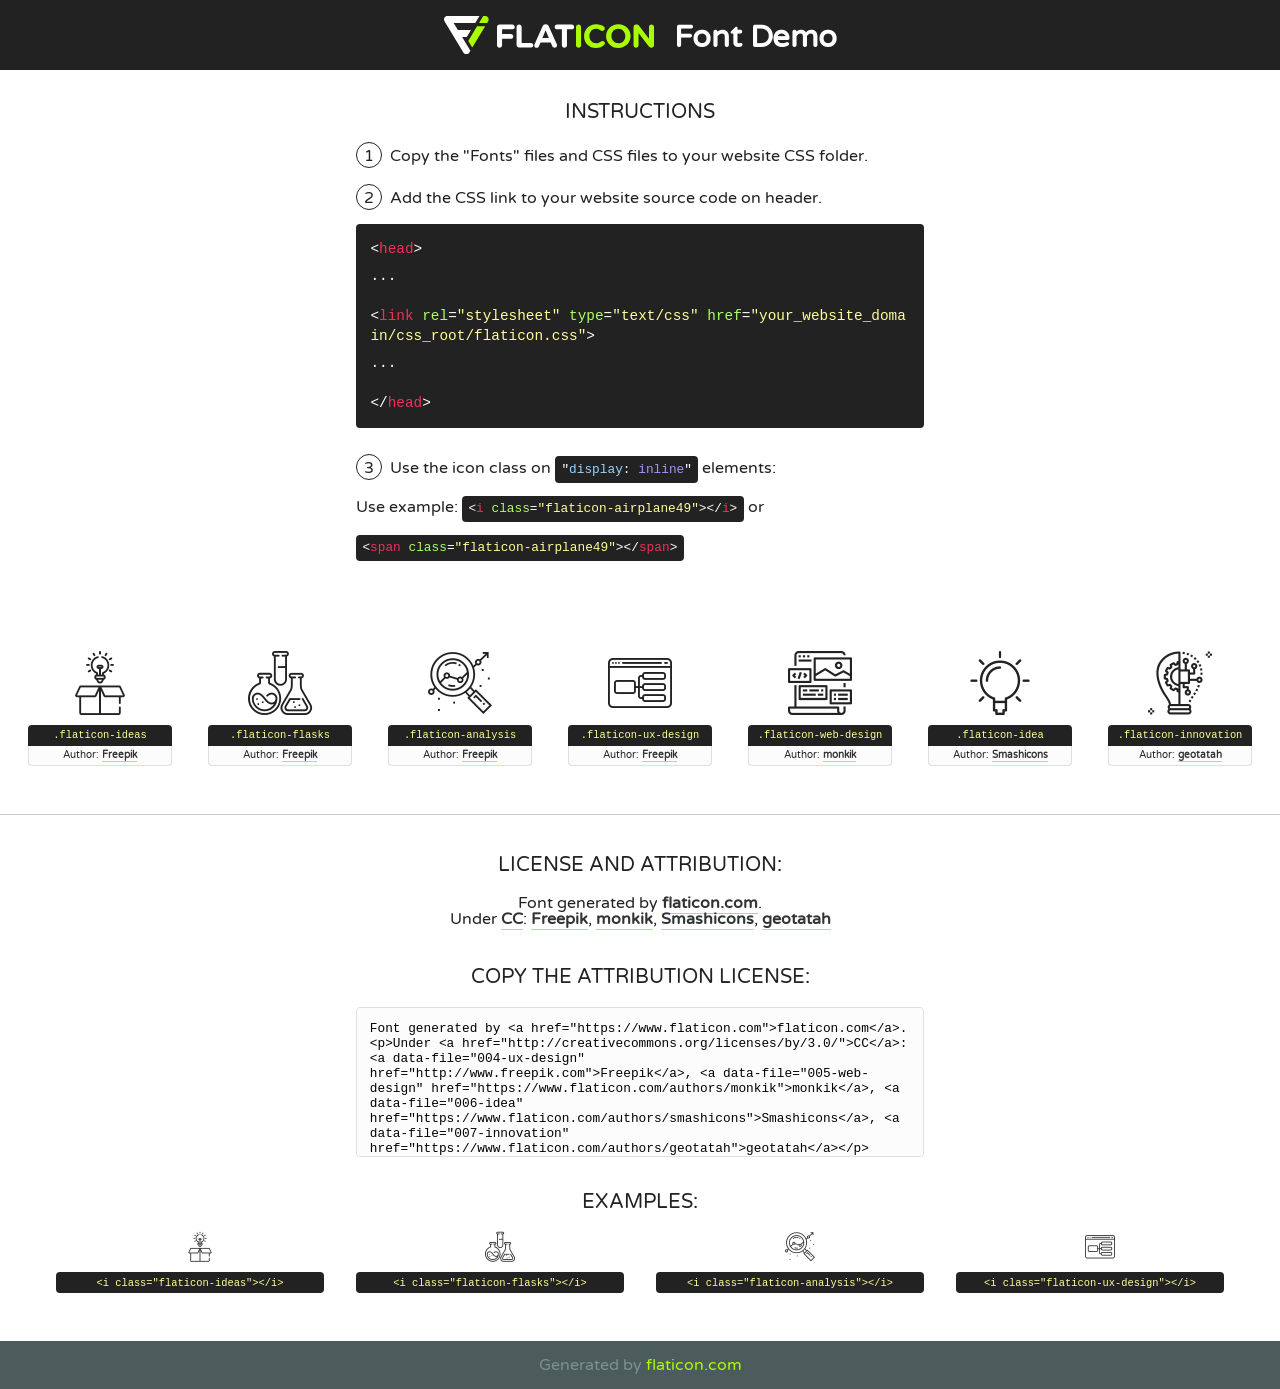
<file: fonts/flaticon/font/flaticon.html>
<!DOCTYPE html>
<!--
  Flaticon icon font: Flaticon
  Creation date: 20/03/2019 02:18
-->
<html>
<!DOCTYPE html>
<html>

<head>
    <title>Flaticon WebFont</title>
    <link href="http://fonts.googleapis.com/css?family=Varela+Round" rel="stylesheet" type="text/css" />
    <link rel="stylesheet" type="text/css" href="flaticon.css">
    <meta charset="UTF-8">
    <style>
    html, body, div, span, applet, object, iframe,
    h1, h2, h3, h4, h5, h6, p, blockquote, pre,
    a, abbr, acronym, address, big, cite, code,
    del, dfn, em, img, ins, kbd, q, s, samp,
    small, strike, strong, sub, sup, tt, var,
    b, u, i, center,
    dl, dt, dd, ol, ul, li,
    fieldset, form, label, legend,
    table, caption, tbody, tfoot, thead, tr, th, td,
    article, aside, canvas, details, embed, 
    figure, figcaption, footer, header, hgroup, 
    menu, nav, output, ruby, section, summary,
    time, mark, audio, video {
        margin: 0;
        padding: 0;
        border: 0;
        font-size: 100%;
        font: inherit;
        vertical-align: baseline;
    }
    /* HTML5 display-role reset for older browsers */
    article, aside, details, figcaption, figure, 
    footer, header, hgroup, menu, nav, section {
        display: block;
    }
    body {
        line-height: 1;
    }
    ol, ul {
        list-style: none;
    }
    blockquote, q {
        quotes: none;
    }
    blockquote:before, blockquote:after,
    q:before, q:after {
        content: '';
        content: none;
    }
    table {
        border-collapse: collapse;
        border-spacing: 0;
    }
    body {
        font-family: 'Varela Round', Helvetica, Arial, sans-serif;
        font-size: 16px;
        color: #222;
    }
    a {
        color: #333;
        border-bottom: 1px solid #a9fd00;
        font-weight: bold;
        text-decoration: none;
    }
    * {
        -moz-box-sizing: border-box;
        -webkit-box-sizing: border-box;
        box-sizing: border-box;
        margin: 0;
        padding: 0;
    }
    [class^="flaticon-"]:before, [class*=" flaticon-"]:before, [class^="flaticon-"]:after, [class*=" flaticon-"]:after {
        font-family: Flaticon;
        font-size: 30px;
        font-style: normal;
        margin-left: 20px;
        color: #333;
    }
    .wrapper {
        max-width: 600px;
        margin: auto;
        padding: 0 1em;
    }
    .title {
        font-size: 1.25em;
        text-align: center;
        margin-bottom: 1em;
        text-transform: uppercase;
    }
    header {
        text-align: center;
        background-color: #222;
        color: #fff;
        padding: 1em;
    }
    header .logo {
        width: 210px;
        height: 38px;
        display: inline-block;
        vertical-align: middle;
        margin-right: 1em;
        border: none;
    }
    header strong {
        font-size: 1.95em;
        font-weight: bold;
        vertical-align: middle;
        margin-top: 5px;
        display: inline-block;
    }
    .demo {
        margin: 2em auto;
        line-height: 1.25em;
    }
    .demo ul li {
        margin-bottom: 1em;
    }
    .demo ul li .num {
        color: #222;
        border-radius: 20px;
        display: inline-block;
        width: 26px;
        padding: 3px;
        height: 26px;
        text-align: center;
        margin-right: 0.5em;
        border: 1px solid #222;
    }
    .demo ul li code {
        background-color: #222;
        border-radius: 4px;
        padding: 0.25em 0.5em;
        display: inline-block;
        color: #fff;
        font-family: Consolas,Monaco,Lucida Console,Liberation Mono,DejaVu Sans Mono,Bitstream Vera Sans Mono,Courier New, monospace;
        font-weight: lighter;
        margin-top: 1em;
        font-size: 0.8em;
        word-break: break-all;
    }
    .demo ul li code.big {
        padding: 1em;
        font-size: 0.9em;
    }
    .demo ul li code .red {
        color: #EF3159;
    }
    .demo ul li code .green {
        color: #ACFF65;
    }
    .demo ul li code .yellow {
        color: #FFFF99;
    }
    .demo ul li code .blue {
        color: #99D3FF;
    }
    .demo ul li code .purple {
        color: #A295FF;
    }
    .demo ul li code .dots {
        margin-top: 0.5em;
        display: block;
    }
    #glyphs {
        border-bottom: 1px solid #ccc;
        padding: 2em 0;
        text-align: center;
    }
    .glyph {
        display: inline-block;
        width: 9em;
        margin: 1em;
        text-align: center;
        vertical-align: top;
        background: #FFF;
    }
    .glyph .glyph-icon {
        padding: 10px;
        display: block;
        font-family:"Flaticon";
        font-size: 64px;
        line-height: 1;
    }
    .glyph .glyph-icon:before {
        font-size: 64px;
        color: #222;
        margin-left: 0;
    }
    .class-name {
        font-size: 0.65em;
        background-color: #222;
        color: #fff;
        border-radius: 4px 4px 0 0;
        padding: 0.5em;
        color: #FFFF99;
        font-family: Consolas,Monaco,Lucida Console,Liberation Mono,DejaVu Sans Mono,Bitstream Vera Sans Mono,Courier New, monospace;
    }
    .author-name {
        font-size: 0.6em;
        background-color: #fcfcfd;
        border: 1px solid #DEDEE4;
        border-top: 0;
        border-radius: 0 0 4px 4px;
        padding: 0.5em;
    }
    .class-name:last-child {
        font-size: 10px;
        color:#888;
    }
    .class-name:last-child a {
        font-size: 10px;
        color:#555;
    }
    .class-name:last-child a:hover {
        color:#a9fd00;
    }
    .glyph > input {
        display: block;
        width: 100px;
        margin: 5px auto;
        text-align: center;
        font-size: 12px;
        cursor: text;
    }
    .glyph > input.icon-input {
        font-family:"Flaticon";
        font-size: 16px;
        margin-bottom: 10px;
    }
    .attribution .title {
        margin-top: 2em;
    }
    .attribution textarea {
        background-color: #fcfcfd;
        padding: 1em;
        border: none;
        box-shadow: none;
        border: 1px solid #DEDEE4;
        border-radius: 4px;
        resize: none;
        width: 100%;
        height: 150px;
        font-size: 0.8em;
        font-family: Consolas,Monaco,Lucida Console,Liberation Mono,DejaVu Sans Mono,Bitstream Vera Sans Mono,Courier New, monospace;
        -webkit-appearance: none;
    }
    .iconsuse {
        margin: 2em auto;
        text-align: center;
        max-width: 1200px;
    }
    .iconsuse:after {
        content: '';
        display: table;
        clear: both;
    }
    .iconsuse .image {
        float: left;
        width: 25%;
        padding: 0 1em;
    }
    .iconsuse .image p {
        margin-bottom: 1em;
    }
    .iconsuse .image span {
        display: block;
        font-size: 0.65em;
        background-color: #222;
        color: #fff;
        border-radius: 4px;
        padding: 0.5em;
        color: #FFFF99;
        margin-top: 1em;
        font-family: Consolas,Monaco,Lucida Console,Liberation Mono,DejaVu Sans Mono,Bitstream Vera Sans Mono,Courier New, monospace;
    }
    #footer {
        text-align: center;
        background-color: #4C5B5C;
        color: #7c9192;
        padding: 1em;
    }
    #footer a {
        border: none;
        color: #a9fd00;
        font-weight: normal;
    }
    @media (max-width: 960px) {
        .iconsuse .image {
            width: 50%;
        }
    }
    @media (max-width: 560px) {
        .iconsuse .image {
            width: 100%;
        }
    }
    </style>
</head>

<body class="characters-off">

    <header>
        <a href="https://www.flaticon.com" target="_blank" class="logo">
            <svg version="1.1" xmlns="http://www.w3.org/2000/svg" xmlns:xlink="http://www.w3.org/1999/xlink" xmlns:a="http://ns.adobe.com/AdobeSVGViewerExtensions/3.0/" viewBox="0 0 560.875 102.036" enable-background="new 0 0 560.875 102.036" xml:space="preserve">
                <defs>
                </defs>
                <g>
                    <g class="letters">
                        <path fill="#ffffff" d="M141.596,29.675c0-3.777,2.985-6.767,6.764-6.767h34.438c3.426,0,6.15,2.728,6.15,6.15
                        c0,3.43-2.724,6.149-6.15,6.149h-27.674v13.091h23.719c3.429,0,6.151,2.724,6.151,6.15c0,3.43-2.723,6.149-6.151,6.149h-23.719
                        v17.574c0,3.773-2.986,6.761-6.764,6.761c-3.779,0-6.764-2.989-6.764-6.761V29.675z"></path>
                        <path fill="#ffffff" d="M193.844,29.149c0-3.781,2.985-6.767,6.764-6.767c3.776,0,6.763,2.985,6.763,6.767v42.957h25.039
                        c3.426,0,6.149,2.726,6.149,6.153c0,3.425-2.723,6.15-6.149,6.15h-31.802c-3.779,0-6.764-2.986-6.764-6.768V29.149z"></path>
                        <path fill="#ffffff" d="M241.891,75.71l21.438-48.407c1.492-3.341,4.215-5.357,7.906-5.357h0.792
                        c3.686,0,6.323,2.017,7.815,5.357l21.439,48.407c0.436,0.967,0.701,1.845,0.701,2.723c0,3.602-2.809,6.501-6.414,6.501
                        c-3.161,0-5.269-1.845-6.499-4.655l-4.132-9.661h-27.059l-4.301,10.102c-1.144,2.631-3.426,4.214-6.237,4.214
                        c-3.517,0-6.24-2.81-6.24-6.325C241.1,77.64,241.451,76.677,241.891,75.71z M279.932,58.666l-8.521-20.297l-8.526,20.297H279.932
                        z"></path>
                        <path fill="#ffffff" d="M314.864,35.387H301.86c-3.429,0-6.239-2.813-6.239-6.238c0-3.429,2.811-6.24,6.239-6.24h39.533
                        c3.426,0,6.237,2.811,6.237,6.24c0,3.425-2.811,6.238-6.237,6.238h-13.001v42.785c0,3.773-2.99,6.761-6.764,6.761
                        c-3.779,0-6.764-2.989-6.764-6.761V35.387z"></path>
                        <path fill="#A9FD00" d="M352.615,29.149c0-3.781,2.985-6.767,6.767-6.767c3.774,0,6.761,2.985,6.761,6.767v49.024
                        c0,3.773-2.987,6.761-6.761,6.761c-3.781,0-6.767-2.989-6.767-6.761V29.149z"></path>
                        <path fill="#A9FD00" d="M374.132,53.836v-0.179c0-17.481,13.178-31.801,32.065-31.801c9.22,0,15.459,2.458,20.557,6.238
                        c1.402,1.054,2.637,2.985,2.637,5.357c0,3.692-2.985,6.59-6.681,6.59c-1.845,0-3.071-0.702-4.044-1.319
                        c-3.776-2.813-7.729-4.393-12.562-4.393c-10.364,0-17.831,8.611-17.831,19.154v0.173c0,10.542,7.291,19.329,17.831,19.329
                        c5.715,0,9.492-1.756,13.359-4.834c1.049-0.874,2.458-1.491,4.039-1.491c3.429,0,6.325,2.813,6.325,6.236
                        c0,2.106-1.056,3.78-2.282,4.834c-5.539,4.834-12.036,7.733-21.878,7.733C387.572,85.464,374.132,71.493,374.132,53.836z"></path>
                        <path fill="#A9FD00" d="M433.009,53.836v-0.179c0-17.481,13.79-31.801,32.766-31.801c18.981,0,32.592,14.143,32.592,31.628v0.173
                        c0,17.483-13.785,31.807-32.769,31.807C446.625,85.464,433.009,71.32,433.009,53.836z M484.224,53.836v-0.179
                        c0-10.539-7.725-19.326-18.626-19.326c-10.893,0-18.449,8.611-18.449,19.154v0.173c0,10.542,7.73,19.329,18.626,19.329
                        C476.676,72.986,484.224,64.378,484.224,53.836z"></path>
                        <path fill="#A9FD00" d="M506.233,29.321c0-3.774,2.99-6.763,6.767-6.763h1.401c3.252,0,5.183,1.583,7.029,3.953l26.093,34.265
                        V29.059c0-3.692,2.99-6.677,6.681-6.677c3.683,0,6.671,2.985,6.671,6.677v48.934c0,3.78-2.987,6.765-6.764,6.765h-0.436
                        c-3.257,0-5.188-1.581-7.034-3.953l-27.056-35.492v32.944c0,3.687-2.985,6.676-6.678,6.676c-3.683,0-6.673-2.989-6.673-6.676
                        V29.321z"></path>
                    </g>
                    <g class="insignia">
                        <path fill="#ffffff" d="M48.372,56.137h12.517l11.156-18.537H37.186L25.688,18.539h57.825L94.668,0H9.271
                        C5.925,0,2.842,1.801,1.198,4.716c-1.644,2.907-1.593,6.482,0.134,9.343l50.38,83.501c1.678,2.781,4.689,4.476,7.938,4.476
                        c3.246,0,6.257-1.695,7.935-4.476l2.898-4.804L48.372,56.137z"></path>
                        <g class="i">
                            <path fill="#A9FD00" d="M93.575,18.539h0.031v0.004l21.652,0.004l2.705-4.488c1.727-2.861,1.778-6.436,0.133-9.343
                            C116.454,1.801,113.371,0,110.026,0h-5.294L93.575,18.539z"></path>
                            <polygon fill="#A9FD00" points="88.291,27.356 64.725,66.486 75.519,84.404 109.942,27.356"></polygon>
                        </g>
                    </g>
                </g>
            </svg>
        </a>
        <strong>Font Demo</strong>
    </header>


    <section class="demo wrapper">

        <p class="title">Instructions</p>

        <ul>
            <li>
                <span class="num">1</span>Copy the "Fonts" files and CSS files to your website CSS folder.
            </li>
            <li>
                <span class="num">2</span>Add the CSS link to your website source code on header.
                <code class="big">
                    &lt;<span class="red">head</span>&gt;
                    <br/><span class="dots">...</span>
                    <br/>&lt;<span class="red">link</span> <span class="green">rel</span>=<span class="yellow">"stylesheet"</span> <span class="green">type</span>=<span class="yellow">"text/css"</span> <span class="green">href</span>=<span class="yellow">"your_website_domain/css_root/flaticon.css"</span>&gt;
                    <br/><span class="dots">...</span>
                    <br/>&lt;/<span class="red">head</span>&gt;
                </code>
            </li>

            <li>
                <p>
                    <span class="num">3</span>Use the icon class on <code>"<span class="blue">display</span>:<span class="purple"> inline</span>"</code> elements:
                    <br />
                    Use example: <code>&lt;<span class="red">i</span> <span class="green">class</span>=<span class="yellow">&quot;flaticon-airplane49&quot;</span>&gt;&lt;/<span class="red">i</span>&gt;</code> or <code>&lt;<span class="red">span</span> <span class="green">class</span>=<span class="yellow">&quot;flaticon-airplane49&quot;</span>&gt;&lt;/<span class="red">span</span>&gt;</code>
            </li>
        </ul>

    </section>




   <section id="glyphs">          
    
      
        <div class="glyph"><div class="glyph-icon flaticon-ideas"></div>
            <div class="class-name">.flaticon-ideas</div>
            <div class="author-name">Author: <a data-file="001-ideas" href="http://www.freepik.com">Freepik</a> </div> 
        </div>        
        
        <div class="glyph"><div class="glyph-icon flaticon-flasks"></div>
            <div class="class-name">.flaticon-flasks</div>
            <div class="author-name">Author: <a data-file="002-flasks" href="http://www.freepik.com">Freepik</a> </div> 
        </div>        
        
        <div class="glyph"><div class="glyph-icon flaticon-analysis"></div>
            <div class="class-name">.flaticon-analysis</div>
            <div class="author-name">Author: <a data-file="003-analysis" href="http://www.freepik.com">Freepik</a> </div> 
        </div>        
        
        <div class="glyph"><div class="glyph-icon flaticon-ux-design"></div>
            <div class="class-name">.flaticon-ux-design</div>
            <div class="author-name">Author: <a data-file="004-ux-design" href="http://www.freepik.com">Freepik</a> </div> 
        </div>        
        
        <div class="glyph"><div class="glyph-icon flaticon-web-design"></div>
            <div class="class-name">.flaticon-web-design</div>
            <div class="author-name">Author: <a data-file="005-web-design" href="https://www.flaticon.com/authors/monkik">monkik</a> </div> 
        </div>        
        
        <div class="glyph"><div class="glyph-icon flaticon-idea"></div>
            <div class="class-name">.flaticon-idea</div>
            <div class="author-name">Author: <a data-file="006-idea" href="https://www.flaticon.com/authors/smashicons">Smashicons</a> </div> 
        </div>        
        
        <div class="glyph"><div class="glyph-icon flaticon-innovation"></div>
            <div class="class-name">.flaticon-innovation</div>
            <div class="author-name">Author: <a data-file="007-innovation" href="https://www.flaticon.com/authors/geotatah">geotatah</a> </div> 
        </div>        
        

    </section>



    <section class="attribution wrapper"   style="text-align:center;">

      <div class="title">License and attribution:</div><div class="attrDiv">Font generated by <a href="https://www.flaticon.com">flaticon.com</a>. <div><p>Under <a href="http://creativecommons.org/licenses/by/3.0/">CC</a>: <a data-file="004-ux-design" href="http://www.freepik.com">Freepik</a>, <a data-file="005-web-design" href="https://www.flaticon.com/authors/monkik">monkik</a>, <a data-file="006-idea" href="https://www.flaticon.com/authors/smashicons">Smashicons</a>, <a data-file="007-innovation" href="https://www.flaticon.com/authors/geotatah">geotatah</a></p>  </div>
      </div>
      <div class="title">Copy the Attribution License:</div>

    <textarea onclick="this.focus();this.select();">Font generated by &lt;a href=&quot;https://www.flaticon.com&quot;&gt;flaticon.com&lt;/a&gt;. <p>Under <a href="http://creativecommons.org/licenses/by/3.0/">CC</a>: <a data-file="004-ux-design" href="http://www.freepik.com">Freepik</a>, <a data-file="005-web-design" href="https://www.flaticon.com/authors/monkik">monkik</a>, <a data-file="006-idea" href="https://www.flaticon.com/authors/smashicons">Smashicons</a>, <a data-file="007-innovation" href="https://www.flaticon.com/authors/geotatah">geotatah</a></p>  
     </textarea>

    </section>

    <section class="iconsuse">

          <div class="title">Examples:</div>            
             
            <div class="image">
                <p>
                    <i class="glyph-icon flaticon-ideas"></i> 
                    <span>&lt;i class=&quot;flaticon-ideas&quot;&gt;&lt;/i&gt;</span>
                </p>
            </div>
            
            <div class="image">
                <p>
                    <i class="glyph-icon flaticon-flasks"></i> 
                    <span>&lt;i class=&quot;flaticon-flasks&quot;&gt;&lt;/i&gt;</span>
                </p>
            </div>
            
            <div class="image">
                <p>
                    <i class="glyph-icon flaticon-analysis"></i> 
                    <span>&lt;i class=&quot;flaticon-analysis&quot;&gt;&lt;/i&gt;</span>
                </p>
            </div>
            
            <div class="image">
                <p>
                    <i class="glyph-icon flaticon-ux-design"></i> 
                    <span>&lt;i class=&quot;flaticon-ux-design&quot;&gt;&lt;/i&gt;</span>
                </p>
            </div>
                       
        </div>
                            
    </section>

<div id="footer">
    <div>Generated by <a href="https://www.flaticon.com">flaticon.com</a>
    </div>
</div>



</body>
</html>
</file>
<file: css/flaticon.css>
/*
  	Flaticon icon font: Flaticon
  	Creation date: 04/01/2019 13:45
  	*/


@font-face {
  font-family: "Flaticon";
  src: url("../fonts/flaticon/font/Flaticon.eot");
  src: url("../fonts/flaticon/font/Flaticon.eot?#iefix") format("embedded-opentype"),
       url("../fonts/flaticon/font/Flaticon.woff") format("woff"),
       url("../fonts/flaticon/font/Flaticon.ttf") format("truetype"),
       url("../fonts/flaticon/font/Flaticon.svg#Flaticon") format("svg");
  font-weight: normal;
  font-style: normal;
}

@media screen and (-webkit-min-device-pixel-ratio:0) {
  @font-face {
    font-family: "Flaticon";
    src: url("../fonts/flaticon/font/Flaticon.svg#Flaticon") format("svg");
  }
}

[class^="flaticon-"]:before, [class*=" flaticon-"]:before,
[class^="flaticon-"]:after, [class*=" flaticon-"]:after {   
  font-family: Flaticon;
  font-style: normal;
  font-weight: normal;
  font-variant: normal;
  text-transform: none;
  line-height: 1;

  /* Better Font Rendering =========== */
  -webkit-font-smoothing: antialiased;
  -moz-osx-font-smoothing: grayscale;
}

.flaticon-ideas:before { content: "\f100"; }
.flaticon-flasks:before { content: "\f101"; }
.flaticon-analysis:before { content: "\f102"; }
.flaticon-ux-design:before { content: "\f103"; }
.flaticon-web-design:before { content: "\f104"; }
.flaticon-idea:before { content: "\f105"; }
.flaticon-innovation:before { content: "\f106"; }
</file>
<file: css/icomoon.css>
@font-face {
  font-family: 'icomoon';
  src:  url('../fonts/icomoon/icomoon.eot?6tt51o');
  src:  url('../fonts/icomoon/icomoon.eot?6tt51o#iefix') format('embedded-opentype'),
    url('../fonts/icomoon/icomoon.ttf?6tt51o') format('truetype'),
    url('../fonts/icomoon/icomoon.woff?6tt51o') format('woff'),
    url('../fonts/icomoon/icomoon.svg?6tt51o#icomoon') format('svg');
  font-weight: normal;
  font-style: normal;
}

[class^="icon-"], [class*=" icon-"] {
  /* use !important to prevent issues with browser extensions that change fonts */
  font-family: 'icomoon' !important;
  speak: none;
  font-style: normal;
  font-weight: normal;
  font-variant: normal;
  text-transform: none;
  line-height: 1;

  /* Better Font Rendering =========== */
  -webkit-font-smoothing: antialiased;
  -moz-osx-font-smoothing: grayscale;
}

.icon-asterisk:before {
  content: "\f069";
}
.icon-plus:before {
  content: "\f067";
}
.icon-question:before {
  content: "\f128";
}
.icon-minus:before {
  content: "\f068";
}
.icon-glass:before {
  content: "\f000";
}
.icon-music:before {
  content: "\f001";
}
.icon-search:before {
  content: "\f002";
}
.icon-envelope-o:before {
  content: "\f003";
}
.icon-heart:before {
  content: "\f004";
}
.icon-star:before {
  content: "\f005";
}
.icon-star-o:before {
  content: "\f006";
}
.icon-user:before {
  content: "\f007";
}
.icon-film:before {
  content: "\f008";
}
.icon-th-large:before {
  content: "\f009";
}
.icon-th:before {
  content: "\f00a";
}
.icon-th-list:before {
  content: "\f00b";
}
.icon-check:before {
  content: "\f00c";
}
.icon-close:before {
  content: "\f00d";
}
.icon-remove:before {
  content: "\f00d";
}
.icon-times:before {
  content: "\f00d";
}
.icon-search-plus:before {
  content: "\f00e";
}
.icon-search-minus:before {
  content: "\f010";
}
.icon-power-off:before {
  content: "\f011";
}
.icon-signal:before {
  content: "\f012";
}
.icon-cog:before {
  content: "\f013";
}
.icon-gear:before {
  content: "\f013";
}
.icon-trash-o:before {
  content: "\f014";
}
.icon-home:before {
  content: "\f015";
}
.icon-file-o:before {
  content: "\f016";
}
.icon-clock-o:before {
  content: "\f017";
}
.icon-road:before {
  content: "\f018";
}
.icon-download:before {
  content: "\f019";
}
.icon-arrow-circle-o-down:before {
  content: "\f01a";
}
.icon-arrow-circle-o-up:before {
  content: "\f01b";
}
.icon-inbox:before {
  content: "\f01c";
}
.icon-play-circle-o:before {
  content: "\f01d";
}
.icon-repeat:before {
  content: "\f01e";
}
.icon-rotate-right:before {
  content: "\f01e";
}
.icon-refresh:before {
  content: "\f021";
}
.icon-list-alt:before {
  content: "\f022";
}
.icon-lock:before {
  content: "\f023";
}
.icon-flag:before {
  content: "\f024";
}
.icon-headphones:before {
  content: "\f025";
}
.icon-volume-off:before {
  content: "\f026";
}
.icon-volume-down:before {
  content: "\f027";
}
.icon-volume-up:before {
  content: "\f028";
}
.icon-qrcode:before {
  content: "\f029";
}
.icon-barcode:before {
  content: "\f02a";
}
.icon-tag:before {
  content: "\f02b";
}
.icon-tags:before {
  content: "\f02c";
}
.icon-book:before {
  content: "\f02d";
}
.icon-bookmark:before {
  content: "\f02e";
}
.icon-print:before {
  content: "\f02f";
}
.icon-camera:before {
  content: "\f030";
}
.icon-font:before {
  content: "\f031";
}
.icon-bold:before {
  content: "\f032";
}
.icon-italic:before {
  content: "\f033";
}
.icon-text-height:before {
  content: "\f034";
}
.icon-text-width:before {
  content: "\f035";
}
.icon-align-left:before {
  content: "\f036";
}
.icon-align-center:before {
  content: "\f037";
}
.icon-align-right:before {
  content: "\f038";
}
.icon-align-justify:before {
  content: "\f039";
}
.icon-list:before {
  content: "\f03a";
}
.icon-dedent:before {
  content: "\f03b";
}
.icon-outdent:before {
  content: "\f03b";
}
.icon-indent:before {
  content: "\f03c";
}
.icon-video-camera:before {
  content: "\f03d";
}
.icon-image:before {
  content: "\f03e";
}
.icon-photo:before {
  content: "\f03e";
}
.icon-picture-o:before {
  content: "\f03e";
}
.icon-pencil:before {
  content: "\f040";
}
.icon-map-marker:before {
  content: "\f041";
}
.icon-adjust:before {
  content: "\f042";
}
.icon-tint:before {
  content: "\f043";
}
.icon-edit:before {
  content: "\f044";
}
.icon-pencil-square-o:before {
  content: "\f044";
}
.icon-share-square-o:before {
  content: "\f045";
}
.icon-check-square-o:before {
  content: "\f046";
}
.icon-arrows:before {
  content: "\f047";
}
.icon-step-backward:before {
  content: "\f048";
}
.icon-fast-backward:before {
  content: "\f049";
}
.icon-backward:before {
  content: "\f04a";
}
.icon-play:before {
  content: "\f04b";
}
.icon-pause:before {
  content: "\f04c";
}
.icon-stop:before {
  content: "\f04d";
}
.icon-forward:before {
  content: "\f04e";
}
.icon-fast-forward:before {
  content: "\f050";
}
.icon-step-forward:before {
  content: "\f051";
}
.icon-eject:before {
  content: "\f052";
}
.icon-chevron-left:before {
  content: "\f053";
}
.icon-chevron-right:before {
  content: "\f054";
}
.icon-plus-circle:before {
  content: "\f055";
}
.icon-minus-circle:before {
  content: "\f056";
}
.icon-times-circle:before {
  content: "\f057";
}
.icon-check-circle:before {
  content: "\f058";
}
.icon-question-circle:before {
  content: "\f059";
}
.icon-info-circle:before {
  content: "\f05a";
}
.icon-crosshairs:before {
  content: "\f05b";
}
.icon-times-circle-o:before {
  content: "\f05c";
}
.icon-check-circle-o:before {
  content: "\f05d";
}
.icon-ban:before {
  content: "\f05e";
}
.icon-arrow-left:before {
  content: "\f060";
}
.icon-arrow-right:before {
  content: "\f061";
}
.icon-arrow-up:before {
  content: "\f062";
}
.icon-arrow-down:before {
  content: "\f063";
}
.icon-mail-forward:before {
  content: "\f064";
}
.icon-share:before {
  content: "\f064";
}
.icon-expand:before {
  content: "\f065";
}
.icon-compress:before {
  content: "\f066";
}
.icon-exclamation-circle:before {
  content: "\f06a";
}
.icon-gift:before {
  content: "\f06b";
}
.icon-leaf:before {
  content: "\f06c";
}
.icon-fire:before {
  content: "\f06d";
}
.icon-eye:before {
  content: "\f06e";
}
.icon-eye-slash:before {
  content: "\f070";
}
.icon-exclamation-triangle:before {
  content: "\f071";
}
.icon-warning:before {
  content: "\f071";
}
.icon-plane:before {
  content: "\f072";
}
.icon-calendar:before {
  content: "\f073";
}
.icon-random:before {
  content: "\f074";
}
.icon-comment:before {
  content: "\f075";
}
.icon-magnet:before {
  content: "\f076";
}
.icon-chevron-up:before {
  content: "\f077";
}
.icon-chevron-down:before {
  content: "\f078";
}
.icon-retweet:before {
  content: "\f079";
}
.icon-shopping-cart:before {
  content: "\f07a";
}
.icon-folder:before {
  content: "\f07b";
}
.icon-folder-open:before {
  content: "\f07c";
}
.icon-arrows-v:before {
  content: "\f07d";
}
.icon-arrows-h:before {
  content: "\f07e";
}
.icon-bar-chart:before {
  content: "\f080";
}
.icon-bar-chart-o:before {
  content: "\f080";
}
.icon-twitter-square:before {
  content: "\f081";
}
.icon-facebook-square:before {
  content: "\f082";
}
.icon-camera-retro:before {
  content: "\f083";
}
.icon-key:before {
  content: "\f084";
}
.icon-cogs:before {
  content: "\f085";
}
.icon-gears:before {
  content: "\f085";
}
.icon-comments:before {
  content: "\f086";
}
.icon-thumbs-o-up:before {
  content: "\f087";
}
.icon-thumbs-o-down:before {
  content: "\f088";
}
.icon-star-half:before {
  content: "\f089";
}
.icon-heart-o:before {
  content: "\f08a";
}
.icon-sign-out:before {
  content: "\f08b";
}
.icon-linkedin-square:before {
  content: "\f08c";
}
.icon-thumb-tack:before {
  content: "\f08d";
}
.icon-external-link:before {
  content: "\f08e";
}
.icon-sign-in:before {
  content: "\f090";
}
.icon-trophy:before {
  content: "\f091";
}
.icon-github-square:before {
  content: "\f092";
}
.icon-upload:before {
  content: "\f093";
}
.icon-lemon-o:before {
  content: "\f094";
}
.icon-phone:before {
  content: "\f095";
}
.icon-square-o:before {
  content: "\f096";
}
.icon-bookmark-o:before {
  content: "\f097";
}
.icon-phone-square:before {
  content: "\f098";
}
.icon-twitter:before {
  content: "\f099";
}
.icon-facebook:before {
  content: "\f09a";
}
.icon-facebook-f:before {
  content: "\f09a";
}
.icon-github:before {
  content: "\f09b";
}
.icon-unlock:before {
  content: "\f09c";
}
.icon-credit-card:before {
  content: "\f09d";
}
.icon-feed:before {
  content: "\f09e";
}
.icon-rss:before {
  content: "\f09e";
}
.icon-hdd-o:before {
  content: "\f0a0";
}
.icon-bullhorn:before {
  content: "\f0a1";
}
.icon-bell-o:before {
  content: "\f0a2";
}
.icon-certificate:before {
  content: "\f0a3";
}
.icon-hand-o-right:before {
  content: "\f0a4";
}
.icon-hand-o-left:before {
  content: "\f0a5";
}
.icon-hand-o-up:before {
  content: "\f0a6";
}
.icon-hand-o-down:before {
  content: "\f0a7";
}
.icon-arrow-circle-left:before {
  content: "\f0a8";
}
.icon-arrow-circle-right:before {
  content: "\f0a9";
}
.icon-arrow-circle-up:before {
  content: "\f0aa";
}
.icon-arrow-circle-down:before {
  content: "\f0ab";
}
.icon-globe:before {
  content: "\f0ac";
}
.icon-wrench:before {
  content: "\f0ad";
}
.icon-tasks:before {
  content: "\f0ae";
}
.icon-filter:before {
  content: "\f0b0";
}
.icon-briefcase:before {
  content: "\f0b1";
}
.icon-arrows-alt:before {
  content: "\f0b2";
}
.icon-group:before {
  content: "\f0c0";
}
.icon-users:before {
  content: "\f0c0";
}
.icon-chain:before {
  content: "\f0c1";
}
.icon-link:before {
  content: "\f0c1";
}
.icon-cloud:before {
  content: "\f0c2";
}
.icon-flask:before {
  content: "\f0c3";
}
.icon-cut:before {
  content: "\f0c4";
}
.icon-scissors:before {
  content: "\f0c4";
}
.icon-copy:before {
  content: "\f0c5";
}
.icon-files-o:before {
  content: "\f0c5";
}
.icon-paperclip:before {
  content: "\f0c6";
}
.icon-floppy-o:before {
  content: "\f0c7";
}
.icon-save:before {
  content: "\f0c7";
}
.icon-square:before {
  content: "\f0c8";
}
.icon-bars:before {
  content: "\f0c9";
}
.icon-navicon:before {
  content: "\f0c9";
}
.icon-reorder:before {
  content: "\f0c9";
}
.icon-list-ul:before {
  content: "\f0ca";
}
.icon-list-ol:before {
  content: "\f0cb";
}
.icon-strikethrough:before {
  content: "\f0cc";
}
.icon-underline:before {
  content: "\f0cd";
}
.icon-table:before {
  content: "\f0ce";
}
.icon-magic:before {
  content: "\f0d0";
}
.icon-truck:before {
  content: "\f0d1";
}
.icon-pinterest:before {
  content: "\f0d2";
}
.icon-pinterest-square:before {
  content: "\f0d3";
}
.icon-google-plus-square:before {
  content: "\f0d4";
}
.icon-google-plus:before {
  content: "\f0d5";
}
.icon-money:before {
  content: "\f0d6";
}
.icon-caret-down:before {
  content: "\f0d7";
}
.icon-caret-up:before {
  content: "\f0d8";
}
.icon-caret-left:before {
  content: "\f0d9";
}
.icon-caret-right:before {
  content: "\f0da";
}
.icon-columns:before {
  content: "\f0db";
}
.icon-sort:before {
  content: "\f0dc";
}
.icon-unsorted:before {
  content: "\f0dc";
}
.icon-sort-desc:before {
  content: "\f0dd";
}
.icon-sort-down:before {
  content: "\f0dd";
}
.icon-sort-asc:before {
  content: "\f0de";
}
.icon-sort-up:before {
  content: "\f0de";
}
.icon-envelope:before {
  content: "\f0e0";
}
.icon-linkedin:before {
  content: "\f0e1";
}
.icon-rotate-left:before {
  content: "\f0e2";
}
.icon-undo:before {
  content: "\f0e2";
}
.icon-gavel:before {
  content: "\f0e3";
}
.icon-legal:before {
  content: "\f0e3";
}
.icon-dashboard:before {
  content: "\f0e4";
}
.icon-tachometer:before {
  content: "\f0e4";
}
.icon-comment-o:before {
  content: "\f0e5";
}
.icon-comments-o:before {
  content: "\f0e6";
}
.icon-bolt:before {
  content: "\f0e7";
}
.icon-flash:before {
  content: "\f0e7";
}
.icon-sitemap:before {
  content: "\f0e8";
}
.icon-umbrella:before {
  content: "\f0e9";
}
.icon-clipboard:before {
  content: "\f0ea";
}
.icon-paste:before {
  content: "\f0ea";
}
.icon-lightbulb-o:before {
  content: "\f0eb";
}
.icon-exchange:before {
  content: "\f0ec";
}
.icon-cloud-download:before {
  content: "\f0ed";
}
.icon-cloud-upload:before {
  content: "\f0ee";
}
.icon-user-md:before {
  content: "\f0f0";
}
.icon-stethoscope:before {
  content: "\f0f1";
}
.icon-suitcase:before {
  content: "\f0f2";
}
.icon-bell:before {
  content: "\f0f3";
}
.icon-coffee:before {
  content: "\f0f4";
}
.icon-cutlery:before {
  content: "\f0f5";
}
.icon-file-text-o:before {
  content: "\f0f6";
}
.icon-building-o:before {
  content: "\f0f7";
}
.icon-hospital-o:before {
  content: "\f0f8";
}
.icon-ambulance:before {
  content: "\f0f9";
}
.icon-medkit:before {
  content: "\f0fa";
}
.icon-fighter-jet:before {
  content: "\f0fb";
}
.icon-beer:before {
  content: "\f0fc";
}
.icon-h-square:before {
  content: "\f0fd";
}
.icon-plus-square:before {
  content: "\f0fe";
}
.icon-angle-double-left:before {
  content: "\f100";
}
.icon-angle-double-right:before {
  content: "\f101";
}
.icon-angle-double-up:before {
  content: "\f102";
}
.icon-angle-double-down:before {
  content: "\f103";
}
.icon-angle-left:before {
  content: "\f104";
}
.icon-angle-right:before {
  content: "\f105";
}
.icon-angle-up:before {
  content: "\f106";
}
.icon-angle-down:before {
  content: "\f107";
}
.icon-desktop:before {
  content: "\f108";
}
.icon-laptop:before {
  content: "\f109";
}
.icon-tablet:before {
  content: "\f10a";
}
.icon-mobile:before {
  content: "\f10b";
}
.icon-mobile-phone:before {
  content: "\f10b";
}
.icon-circle-o:before {
  content: "\f10c";
}
.icon-quote-left:before {
  content: "\f10d";
}
.icon-quote-right:before {
  content: "\f10e";
}
.icon-spinner:before {
  content: "\f110";
}
.icon-circle:before {
  content: "\f111";
}
.icon-mail-reply:before {
  content: "\f112";
}
.icon-reply:before {
  content: "\f112";
}
.icon-github-alt:before {
  content: "\f113";
}
.icon-folder-o:before {
  content: "\f114";
}
.icon-folder-open-o:before {
  content: "\f115";
}
.icon-smile-o:before {
  content: "\f118";
}
.icon-frown-o:before {
  content: "\f119";
}
.icon-meh-o:before {
  content: "\f11a";
}
.icon-gamepad:before {
  content: "\f11b";
}
.icon-keyboard-o:before {
  content: "\f11c";
}
.icon-flag-o:before {
  content: "\f11d";
}
.icon-flag-checkered:before {
  content: "\f11e";
}
.icon-terminal:before {
  content: "\f120";
}
.icon-code:before {
  content: "\f121";
}
.icon-mail-reply-all:before {
  content: "\f122";
}
.icon-reply-all:before {
  content: "\f122";
}
.icon-star-half-empty:before {
  content: "\f123";
}
.icon-star-half-full:before {
  content: "\f123";
}
.icon-star-half-o:before {
  content: "\f123";
}
.icon-location-arrow:before {
  content: "\f124";
}
.icon-crop:before {
  content: "\f125";
}
.icon-code-fork:before {
  content: "\f126";
}
.icon-chain-broken:before {
  content: "\f127";
}
.icon-unlink:before {
  content: "\f127";
}
.icon-info:before {
  content: "\f129";
}
.icon-exclamation:before {
  content: "\f12a";
}
.icon-superscript:before {
  content: "\f12b";
}
.icon-subscript:before {
  content: "\f12c";
}
.icon-eraser:before {
  content: "\f12d";
}
.icon-puzzle-piece:before {
  content: "\f12e";
}
.icon-microphone:before {
  content: "\f130";
}
.icon-microphone-slash:before {
  content: "\f131";
}
.icon-shield:before {
  content: "\f132";
}
.icon-calendar-o:before {
  content: "\f133";
}
.icon-fire-extinguisher:before {
  content: "\f134";
}
.icon-rocket:before {
  content: "\f135";
}
.icon-maxcdn:before {
  content: "\f136";
}
.icon-chevron-circle-left:before {
  content: "\f137";
}
.icon-chevron-circle-right:before {
  content: "\f138";
}
.icon-chevron-circle-up:before {
  content: "\f139";
}
.icon-chevron-circle-down:before {
  content: "\f13a";
}
.icon-html5:before {
  content: "\f13b";
}
.icon-css3:before {
  content: "\f13c";
}
.icon-anchor:before {
  content: "\f13d";
}
.icon-unlock-alt:before {
  content: "\f13e";
}
.icon-bullseye:before {
  content: "\f140";
}
.icon-ellipsis-h:before {
  content: "\f141";
}
.icon-ellipsis-v:before {
  content: "\f142";
}
.icon-rss-square:before {
  content: "\f143";
}
.icon-play-circle:before {
  content: "\f144";
}
.icon-ticket:before {
  content: "\f145";
}
.icon-minus-square:before {
  content: "\f146";
}
.icon-minus-square-o:before {
  content: "\f147";
}
.icon-level-up:before {
  content: "\f148";
}
.icon-level-down:before {
  content: "\f149";
}
.icon-check-square:before {
  content: "\f14a";
}
.icon-pencil-square:before {
  content: "\f14b";
}
.icon-external-link-square:before {
  content: "\f14c";
}
.icon-share-square:before {
  content: "\f14d";
}
.icon-compass:before {
  content: "\f14e";
}
.icon-caret-square-o-down:before {
  content: "\f150";
}
.icon-toggle-down:before {
  content: "\f150";
}
.icon-caret-square-o-up:before {
  content: "\f151";
}
.icon-toggle-up:before {
  content: "\f151";
}
.icon-caret-square-o-right:before {
  content: "\f152";
}
.icon-toggle-right:before {
  content: "\f152";
}
.icon-eur:before {
  content: "\f153";
}
.icon-euro:before {
  content: "\f153";
}
.icon-gbp:before {
  content: "\f154";
}
.icon-dollar:before {
  content: "\f155";
}
.icon-usd:before {
  content: "\f155";
}
.icon-inr:before {
  content: "\f156";
}
.icon-rupee:before {
  content: "\f156";
}
.icon-cny:before {
  content: "\f157";
}
.icon-jpy:before {
  content: "\f157";
}
.icon-rmb:before {
  content: "\f157";
}
.icon-yen:before {
  content: "\f157";
}
.icon-rouble:before {
  content: "\f158";
}
.icon-rub:before {
  content: "\f158";
}
.icon-ruble:before {
  content: "\f158";
}
.icon-krw:before {
  content: "\f159";
}
.icon-won:before {
  content: "\f159";
}
.icon-bitcoin:before {
  content: "\f15a";
}
.icon-btc:before {
  content: "\f15a";
}
.icon-file:before {
  content: "\f15b";
}
.icon-file-text:before {
  content: "\f15c";
}
.icon-sort-alpha-asc:before {
  content: "\f15d";
}
.icon-sort-alpha-desc:before {
  content: "\f15e";
}
.icon-sort-amount-asc:before {
  content: "\f160";
}
.icon-sort-amount-desc:before {
  content: "\f161";
}
.icon-sort-numeric-asc:before {
  content: "\f162";
}
.icon-sort-numeric-desc:before {
  content: "\f163";
}
.icon-thumbs-up:before {
  content: "\f164";
}
.icon-thumbs-down:before {
  content: "\f165";
}
.icon-youtube-square:before {
  content: "\f166";
}
.icon-youtube:before {
  content: "\f167";
}
.icon-xing:before {
  content: "\f168";
}
.icon-xing-square:before {
  content: "\f169";
}
.icon-youtube-play:before {
  content: "\f16a";
}
.icon-dropbox:before {
  content: "\f16b";
}
.icon-stack-overflow:before {
  content: "\f16c";
}
.icon-instagram:before {
  content: "\f16d";
}
.icon-flickr:before {
  content: "\f16e";
}
.icon-adn:before {
  content: "\f170";
}
.icon-bitbucket:before {
  content: "\f171";
}
.icon-bitbucket-square:before {
  content: "\f172";
}
.icon-tumblr:before {
  content: "\f173";
}
.icon-tumblr-square:before {
  content: "\f174";
}
.icon-long-arrow-down:before {
  content: "\f175";
}
.icon-long-arrow-up:before {
  content: "\f176";
}
.icon-long-arrow-left:before {
  content: "\f177";
}
.icon-long-arrow-right:before {
  content: "\f178";
}
.icon-apple:before {
  content: "\f179";
}
.icon-windows:before {
  content: "\f17a";
}
.icon-android:before {
  content: "\f17b";
}
.icon-linux:before {
  content: "\f17c";
}
.icon-dribbble:before {
  content: "\f17d";
}
.icon-skype:before {
  content: "\f17e";
}
.icon-foursquare:before {
  content: "\f180";
}
.icon-trello:before {
  content: "\f181";
}
.icon-female:before {
  content: "\f182";
}
.icon-male:before {
  content: "\f183";
}
.icon-gittip:before {
  content: "\f184";
}
.icon-gratipay:before {
  content: "\f184";
}
.icon-sun-o:before {
  content: "\f185";
}
.icon-moon-o:before {
  content: "\f186";
}
.icon-archive:before {
  content: "\f187";
}
.icon-bug:before {
  content: "\f188";
}
.icon-vk:before {
  content: "\f189";
}
.icon-weibo:before {
  content: "\f18a";
}
.icon-renren:before {
  content: "\f18b";
}
.icon-pagelines:before {
  content: "\f18c";
}
.icon-stack-exchange:before {
  content: "\f18d";
}
.icon-arrow-circle-o-right:before {
  content: "\f18e";
}
.icon-arrow-circle-o-left:before {
  content: "\f190";
}
.icon-caret-square-o-left:before {
  content: "\f191";
}
.icon-toggle-left:before {
  content: "\f191";
}
.icon-dot-circle-o:before {
  content: "\f192";
}
.icon-wheelchair:before {
  content: "\f193";
}
.icon-vimeo-square:before {
  content: "\f194";
}
.icon-try:before {
  content: "\f195";
}
.icon-turkish-lira:before {
  content: "\f195";
}
.icon-plus-square-o:before {
  content: "\f196";
}
.icon-space-shuttle:before {
  content: "\f197";
}
.icon-slack:before {
  content: "\f198";
}
.icon-envelope-square:before {
  content: "\f199";
}
.icon-wordpress:before {
  content: "\f19a";
}
.icon-openid:before {
  content: "\f19b";
}
.icon-bank:before {
  content: "\f19c";
}
.icon-institution:before {
  content: "\f19c";
}
.icon-university:before {
  content: "\f19c";
}
.icon-graduation-cap:before {
  content: "\f19d";
}
.icon-mortar-board:before {
  content: "\f19d";
}
.icon-yahoo:before {
  content: "\f19e";
}
.icon-google:before {
  content: "\f1a0";
}
.icon-reddit:before {
  content: "\f1a1";
}
.icon-reddit-square:before {
  content: "\f1a2";
}
.icon-stumbleupon-circle:before {
  content: "\f1a3";
}
.icon-stumbleupon:before {
  content: "\f1a4";
}
.icon-delicious:before {
  content: "\f1a5";
}
.icon-digg:before {
  content: "\f1a6";
}
.icon-pied-piper-pp:before {
  content: "\f1a7";
}
.icon-pied-piper-alt:before {
  content: "\f1a8";
}
.icon-drupal:before {
  content: "\f1a9";
}
.icon-joomla:before {
  content: "\f1aa";
}
.icon-language:before {
  content: "\f1ab";
}
.icon-fax:before {
  content: "\f1ac";
}
.icon-building:before {
  content: "\f1ad";
}
.icon-child:before {
  content: "\f1ae";
}
.icon-paw:before {
  content: "\f1b0";
}
.icon-spoon:before {
  content: "\f1b1";
}
.icon-cube:before {
  content: "\f1b2";
}
.icon-cubes:before {
  content: "\f1b3";
}
.icon-behance:before {
  content: "\f1b4";
}
.icon-behance-square:before {
  content: "\f1b5";
}
.icon-steam:before {
  content: "\f1b6";
}
.icon-steam-square:before {
  content: "\f1b7";
}
.icon-recycle:before {
  content: "\f1b8";
}
.icon-automobile:before {
  content: "\f1b9";
}
.icon-car:before {
  content: "\f1b9";
}
.icon-cab:before {
  content: "\f1ba";
}
.icon-taxi:before {
  content: "\f1ba";
}
.icon-tree:before {
  content: "\f1bb";
}
.icon-spotify:before {
  content: "\f1bc";
}
.icon-deviantart:before {
  content: "\f1bd";
}
.icon-soundcloud:before {
  content: "\f1be";
}
.icon-database:before {
  content: "\f1c0";
}
.icon-file-pdf-o:before {
  content: "\f1c1";
}
.icon-file-word-o:before {
  content: "\f1c2";
}
.icon-file-excel-o:before {
  content: "\f1c3";
}
.icon-file-powerpoint-o:before {
  content: "\f1c4";
}
.icon-file-image-o:before {
  content: "\f1c5";
}
.icon-file-photo-o:before {
  content: "\f1c5";
}
.icon-file-picture-o:before {
  content: "\f1c5";
}
.icon-file-archive-o:before {
  content: "\f1c6";
}
.icon-file-zip-o:before {
  content: "\f1c6";
}
.icon-file-audio-o:before {
  content: "\f1c7";
}
.icon-file-sound-o:before {
  content: "\f1c7";
}
.icon-file-movie-o:before {
  content: "\f1c8";
}
.icon-file-video-o:before {
  content: "\f1c8";
}
.icon-file-code-o:before {
  content: "\f1c9";
}
.icon-vine:before {
  content: "\f1ca";
}
.icon-codepen:before {
  content: "\f1cb";
}
.icon-jsfiddle:before {
  content: "\f1cc";
}
.icon-life-bouy:before {
  content: "\f1cd";
}
.icon-life-buoy:before {
  content: "\f1cd";
}
.icon-life-ring:before {
  content: "\f1cd";
}
.icon-life-saver:before {
  content: "\f1cd";
}
.icon-support:before {
  content: "\f1cd";
}
.icon-circle-o-notch:before {
  content: "\f1ce";
}
.icon-ra:before {
  content: "\f1d0";
}
.icon-rebel:before {
  content: "\f1d0";
}
.icon-resistance:before {
  content: "\f1d0";
}
.icon-empire:before {
  content: "\f1d1";
}
.icon-ge:before {
  content: "\f1d1";
}
.icon-git-square:before {
  content: "\f1d2";
}
.icon-git:before {
  content: "\f1d3";
}
.icon-hacker-news:before {
  content: "\f1d4";
}
.icon-y-combinator-square:before {
  content: "\f1d4";
}
.icon-yc-square:before {
  content: "\f1d4";
}
.icon-tencent-weibo:before {
  content: "\f1d5";
}
.icon-qq:before {
  content: "\f1d6";
}
.icon-wechat:before {
  content: "\f1d7";
}
.icon-weixin:before {
  content: "\f1d7";
}
.icon-paper-plane:before {
  content: "\f1d8";
}
.icon-send:before {
  content: "\f1d8";
}
.icon-paper-plane-o:before {
  content: "\f1d9";
}
.icon-send-o:before {
  content: "\f1d9";
}
.icon-history:before {
  content: "\f1da";
}
.icon-circle-thin:before {
  content: "\f1db";
}
.icon-header:before {
  content: "\f1dc";
}
.icon-paragraph:before {
  content: "\f1dd";
}
.icon-sliders:before {
  content: "\f1de";
}
.icon-share-alt:before {
  content: "\f1e0";
}
.icon-share-alt-square:before {
  content: "\f1e1";
}
.icon-bomb:before {
  content: "\f1e2";
}
.icon-futbol-o:before {
  content: "\f1e3";
}
.icon-soccer-ball-o:before {
  content: "\f1e3";
}
.icon-tty:before {
  content: "\f1e4";
}
.icon-binoculars:before {
  content: "\f1e5";
}
.icon-plug:before {
  content: "\f1e6";
}
.icon-slideshare:before {
  content: "\f1e7";
}
.icon-twitch:before {
  content: "\f1e8";
}
.icon-yelp:before {
  content: "\f1e9";
}
.icon-newspaper-o:before {
  content: "\f1ea";
}
.icon-wifi:before {
  content: "\f1eb";
}
.icon-calculator:before {
  content: "\f1ec";
}
.icon-paypal:before {
  content: "\f1ed";
}
.icon-google-wallet:before {
  content: "\f1ee";
}
.icon-cc-visa:before {
  content: "\f1f0";
}
.icon-cc-mastercard:before {
  content: "\f1f1";
}
.icon-cc-discover:before {
  content: "\f1f2";
}
.icon-cc-amex:before {
  content: "\f1f3";
}
.icon-cc-paypal:before {
  content: "\f1f4";
}
.icon-cc-stripe:before {
  content: "\f1f5";
}
.icon-bell-slash:before {
  content: "\f1f6";
}
.icon-bell-slash-o:before {
  content: "\f1f7";
}
.icon-trash:before {
  content: "\f1f8";
}
.icon-copyright:before {
  content: "\f1f9";
}
.icon-at:before {
  content: "\f1fa";
}
.icon-eyedropper:before {
  content: "\f1fb";
}
.icon-paint-brush:before {
  content: "\f1fc";
}
.icon-birthday-cake:before {
  content: "\f1fd";
}
.icon-area-chart:before {
  content: "\f1fe";
}
.icon-pie-chart:before {
  content: "\f200";
}
.icon-line-chart:before {
  content: "\f201";
}
.icon-lastfm:before {
  content: "\f202";
}
.icon-lastfm-square:before {
  content: "\f203";
}
.icon-toggle-off:before {
  content: "\f204";
}
.icon-toggle-on:before {
  content: "\f205";
}
.icon-bicycle:before {
  content: "\f206";
}
.icon-bus:before {
  content: "\f207";
}
.icon-ioxhost:before {
  content: "\f208";
}
.icon-angellist:before {
  content: "\f209";
}
.icon-cc:before {
  content: "\f20a";
}
.icon-ils:before {
  content: "\f20b";
}
.icon-shekel:before {
  content: "\f20b";
}
.icon-sheqel:before {
  content: "\f20b";
}
.icon-meanpath:before {
  content: "\f20c";
}
.icon-buysellads:before {
  content: "\f20d";
}
.icon-connectdevelop:before {
  content: "\f20e";
}
.icon-dashcube:before {
  content: "\f210";
}
.icon-forumbee:before {
  content: "\f211";
}
.icon-leanpub:before {
  content: "\f212";
}
.icon-sellsy:before {
  content: "\f213";
}
.icon-shirtsinbulk:before {
  content: "\f214";
}
.icon-simplybuilt:before {
  content: "\f215";
}
.icon-skyatlas:before {
  content: "\f216";
}
.icon-cart-plus:before {
  content: "\f217";
}
.icon-cart-arrow-down:before {
  content: "\f218";
}
.icon-diamond:before {
  content: "\f219";
}
.icon-ship:before {
  content: "\f21a";
}
.icon-user-secret:before {
  content: "\f21b";
}
.icon-motorcycle:before {
  content: "\f21c";
}
.icon-street-view:before {
  content: "\f21d";
}
.icon-heartbeat:before {
  content: "\f21e";
}
.icon-venus:before {
  content: "\f221";
}
.icon-mars:before {
  content: "\f222";
}
.icon-mercury:before {
  content: "\f223";
}
.icon-intersex:before {
  content: "\f224";
}
.icon-transgender:before {
  content: "\f224";
}
.icon-transgender-alt:before {
  content: "\f225";
}
.icon-venus-double:before {
  content: "\f226";
}
.icon-mars-double:before {
  content: "\f227";
}
.icon-venus-mars:before {
  content: "\f228";
}
.icon-mars-stroke:before {
  content: "\f229";
}
.icon-mars-stroke-v:before {
  content: "\f22a";
}
.icon-mars-stroke-h:before {
  content: "\f22b";
}
.icon-neuter:before {
  content: "\f22c";
}
.icon-genderless:before {
  content: "\f22d";
}
.icon-facebook-official:before {
  content: "\f230";
}
.icon-pinterest-p:before {
  content: "\f231";
}
.icon-whatsapp:before {
  content: "\f232";
}
.icon-server:before {
  content: "\f233";
}
.icon-user-plus:before {
  content: "\f234";
}
.icon-user-times:before {
  content: "\f235";
}
.icon-bed:before {
  content: "\f236";
}
.icon-hotel:before {
  content: "\f236";
}
.icon-viacoin:before {
  content: "\f237";
}
.icon-train:before {
  content: "\f238";
}
.icon-subway:before {
  content: "\f239";
}
.icon-medium:before {
  content: "\f23a";
}
.icon-y-combinator:before {
  content: "\f23b";
}
.icon-yc:before {
  content: "\f23b";
}
.icon-optin-monster:before {
  content: "\f23c";
}
.icon-opencart:before {
  content: "\f23d";
}
.icon-expeditedssl:before {
  content: "\f23e";
}
.icon-battery:before {
  content: "\f240";
}
.icon-battery-4:before {
  content: "\f240";
}
.icon-battery-full:before {
  content: "\f240";
}
.icon-battery-3:before {
  content: "\f241";
}
.icon-battery-three-quarters:before {
  content: "\f241";
}
.icon-battery-2:before {
  content: "\f242";
}
.icon-battery-half:before {
  content: "\f242";
}
.icon-battery-1:before {
  content: "\f243";
}
.icon-battery-quarter:before {
  content: "\f243";
}
.icon-battery-0:before {
  content: "\f244";
}
.icon-battery-empty:before {
  content: "\f244";
}
.icon-mouse-pointer:before {
  content: "\f245";
}
.icon-i-cursor:before {
  content: "\f246";
}
.icon-object-group:before {
  content: "\f247";
}
.icon-object-ungroup:before {
  content: "\f248";
}
.icon-sticky-note:before {
  content: "\f249";
}
.icon-sticky-note-o:before {
  content: "\f24a";
}
.icon-cc-jcb:before {
  content: "\f24b";
}
.icon-cc-diners-club:before {
  content: "\f24c";
}
.icon-clone:before {
  content: "\f24d";
}
.icon-balance-scale:before {
  content: "\f24e";
}
.icon-hourglass-o:before {
  content: "\f250";
}
.icon-hourglass-1:before {
  content: "\f251";
}
.icon-hourglass-start:before {
  content: "\f251";
}
.icon-hourglass-2:before {
  content: "\f252";
}
.icon-hourglass-half:before {
  content: "\f252";
}
.icon-hourglass-3:before {
  content: "\f253";
}
.icon-hourglass-end:before {
  content: "\f253";
}
.icon-hourglass:before {
  content: "\f254";
}
.icon-hand-grab-o:before {
  content: "\f255";
}
.icon-hand-rock-o:before {
  content: "\f255";
}
.icon-hand-paper-o:before {
  content: "\f256";
}
.icon-hand-stop-o:before {
  content: "\f256";
}
.icon-hand-scissors-o:before {
  content: "\f257";
}
.icon-hand-lizard-o:before {
  content: "\f258";
}
.icon-hand-spock-o:before {
  content: "\f259";
}
.icon-hand-pointer-o:before {
  content: "\f25a";
}
.icon-hand-peace-o:before {
  content: "\f25b";
}
.icon-trademark:before {
  content: "\f25c";
}
.icon-registered:before {
  content: "\f25d";
}
.icon-creative-commons:before {
  content: "\f25e";
}
.icon-gg:before {
  content: "\f260";
}
.icon-gg-circle:before {
  content: "\f261";
}
.icon-tripadvisor:before {
  content: "\f262";
}
.icon-odnoklassniki:before {
  content: "\f263";
}
.icon-odnoklassniki-square:before {
  content: "\f264";
}
.icon-get-pocket:before {
  content: "\f265";
}
.icon-wikipedia-w:before {
  content: "\f266";
}
.icon-safari:before {
  content: "\f267";
}
.icon-chrome:before {
  content: "\f268";
}
.icon-firefox:before {
  content: "\f269";
}
.icon-opera:before {
  content: "\f26a";
}
.icon-internet-explorer:before {
  content: "\f26b";
}
.icon-television:before {
  content: "\f26c";
}
.icon-tv:before {
  content: "\f26c";
}
.icon-contao:before {
  content: "\f26d";
}
.icon-500px:before {
  content: "\f26e";
}
.icon-amazon:before {
  content: "\f270";
}
.icon-calendar-plus-o:before {
  content: "\f271";
}
.icon-calendar-minus-o:before {
  content: "\f272";
}
.icon-calendar-times-o:before {
  content: "\f273";
}
.icon-calendar-check-o:before {
  content: "\f274";
}
.icon-industry:before {
  content: "\f275";
}
.icon-map-pin:before {
  content: "\f276";
}
.icon-map-signs:before {
  content: "\f277";
}
.icon-map-o:before {
  content: "\f278";
}
.icon-map:before {
  content: "\f279";
}
.icon-commenting:before {
  content: "\f27a";
}
.icon-commenting-o:before {
  content: "\f27b";
}
.icon-houzz:before {
  content: "\f27c";
}
.icon-vimeo:before {
  content: "\f27d";
}
.icon-black-tie:before {
  content: "\f27e";
}
.icon-fonticons:before {
  content: "\f280";
}
.icon-reddit-alien:before {
  content: "\f281";
}
.icon-edge:before {
  content: "\f282";
}
.icon-credit-card-alt:before {
  content: "\f283";
}
.icon-codiepie:before {
  content: "\f284";
}
.icon-modx:before {
  content: "\f285";
}
.icon-fort-awesome:before {
  content: "\f286";
}
.icon-usb:before {
  content: "\f287";
}
.icon-product-hunt:before {
  content: "\f288";
}
.icon-mixcloud:before {
  content: "\f289";
}
.icon-scribd:before {
  content: "\f28a";
}
.icon-pause-circle:before {
  content: "\f28b";
}
.icon-pause-circle-o:before {
  content: "\f28c";
}
.icon-stop-circle:before {
  content: "\f28d";
}
.icon-stop-circle-o:before {
  content: "\f28e";
}
.icon-shopping-bag:before {
  content: "\f290";
}
.icon-shopping-basket:before {
  content: "\f291";
}
.icon-hashtag:before {
  content: "\f292";
}
.icon-bluetooth:before {
  content: "\f293";
}
.icon-bluetooth-b:before {
  content: "\f294";
}
.icon-percent:before {
  content: "\f295";
}
.icon-gitlab:before {
  content: "\f296";
}
.icon-wpbeginner:before {
  content: "\f297";
}
.icon-wpforms:before {
  content: "\f298";
}
.icon-envira:before {
  content: "\f299";
}
.icon-universal-access:before {
  content: "\f29a";
}
.icon-wheelchair-alt:before {
  content: "\f29b";
}
.icon-question-circle-o:before {
  content: "\f29c";
}
.icon-blind:before {
  content: "\f29d";
}
.icon-audio-description:before {
  content: "\f29e";
}
.icon-volume-control-phone:before {
  content: "\f2a0";
}
.icon-braille:before {
  content: "\f2a1";
}
.icon-assistive-listening-systems:before {
  content: "\f2a2";
}
.icon-american-sign-language-interpreting:before {
  content: "\f2a3";
}
.icon-asl-interpreting:before {
  content: "\f2a3";
}
.icon-deaf:before {
  content: "\f2a4";
}
.icon-deafness:before {
  content: "\f2a4";
}
.icon-hard-of-hearing:before {
  content: "\f2a4";
}
.icon-glide:before {
  content: "\f2a5";
}
.icon-glide-g:before {
  content: "\f2a6";
}
.icon-sign-language:before {
  content: "\f2a7";
}
.icon-signing:before {
  content: "\f2a7";
}
.icon-low-vision:before {
  content: "\f2a8";
}
.icon-viadeo:before {
  content: "\f2a9";
}
.icon-viadeo-square:before {
  content: "\f2aa";
}
.icon-snapchat:before {
  content: "\f2ab";
}
.icon-snapchat-ghost:before {
  content: "\f2ac";
}
.icon-snapchat-square:before {
  content: "\f2ad";
}
.icon-pied-piper:before {
  content: "\f2ae";
}
.icon-first-order:before {
  content: "\f2b0";
}
.icon-yoast:before {
  content: "\f2b1";
}
.icon-themeisle:before {
  content: "\f2b2";
}
.icon-google-plus-circle:before {
  content: "\f2b3";
}
.icon-google-plus-official:before {
  content: "\f2b3";
}
.icon-fa:before {
  content: "\f2b4";
}
.icon-font-awesome:before {
  content: "\f2b4";
}
.icon-handshake-o:before {
  content: "\f2b5";
}
.icon-envelope-open:before {
  content: "\f2b6";
}
.icon-envelope-open-o:before {
  content: "\f2b7";
}
.icon-linode:before {
  content: "\f2b8";
}
.icon-address-book:before {
  content: "\f2b9";
}
.icon-address-book-o:before {
  content: "\f2ba";
}
.icon-address-card:before {
  content: "\f2bb";
}
.icon-vcard:before {
  content: "\f2bb";
}
.icon-address-card-o:before {
  content: "\f2bc";
}
.icon-vcard-o:before {
  content: "\f2bc";
}
.icon-user-circle:before {
  content: "\f2bd";
}
.icon-user-circle-o:before {
  content: "\f2be";
}
.icon-user-o:before {
  content: "\f2c0";
}
.icon-id-badge:before {
  content: "\f2c1";
}
.icon-drivers-license:before {
  content: "\f2c2";
}
.icon-id-card:before {
  content: "\f2c2";
}
.icon-drivers-license-o:before {
  content: "\f2c3";
}
.icon-id-card-o:before {
  content: "\f2c3";
}
.icon-quora:before {
  content: "\f2c4";
}
.icon-free-code-camp:before {
  content: "\f2c5";
}
.icon-telegram:before {
  content: "\f2c6";
}
.icon-thermometer:before {
  content: "\f2c7";
}
.icon-thermometer-4:before {
  content: "\f2c7";
}
.icon-thermometer-full:before {
  content: "\f2c7";
}
.icon-thermometer-3:before {
  content: "\f2c8";
}
.icon-thermometer-three-quarters:before {
  content: "\f2c8";
}
.icon-thermometer-2:before {
  content: "\f2c9";
}
.icon-thermometer-half:before {
  content: "\f2c9";
}
.icon-thermometer-1:before {
  content: "\f2ca";
}
.icon-thermometer-quarter:before {
  content: "\f2ca";
}
.icon-thermometer-0:before {
  content: "\f2cb";
}
.icon-thermometer-empty:before {
  content: "\f2cb";
}
.icon-shower:before {
  content: "\f2cc";
}
.icon-bath:before {
  content: "\f2cd";
}
.icon-bathtub:before {
  content: "\f2cd";
}
.icon-s15:before {
  content: "\f2cd";
}
.icon-podcast:before {
  content: "\f2ce";
}
.icon-window-maximize:before {
  content: "\f2d0";
}
.icon-window-minimize:before {
  content: "\f2d1";
}
.icon-window-restore:before {
  content: "\f2d2";
}
.icon-times-rectangle:before {
  content: "\f2d3";
}
.icon-window-close:before {
  content: "\f2d3";
}
.icon-times-rectangle-o:before {
  content: "\f2d4";
}
.icon-window-close-o:before {
  content: "\f2d4";
}
.icon-bandcamp:before {
  content: "\f2d5";
}
.icon-grav:before {
  content: "\f2d6";
}
.icon-etsy:before {
  content: "\f2d7";
}
.icon-imdb:before {
  content: "\f2d8";
}
.icon-ravelry:before {
  content: "\f2d9";
}
.icon-eercast:before {
  content: "\f2da";
}
.icon-microchip:before {
  content: "\f2db";
}
.icon-snowflake-o:before {
  content: "\f2dc";
}
.icon-superpowers:before {
  content: "\f2dd";
}
.icon-wpexplorer:before {
  content: "\f2de";
}
.icon-meetup:before {
  content: "\f2e0";
}
.icon-3d_rotation:before {
  content: "\e84d";
}
.icon-ac_unit:before {
  content: "\eb3b";
}
.icon-alarm:before {
  content: "\e855";
}
.icon-access_alarms:before {
  content: "\e191";
}
.icon-schedule:before {
  content: "\e8b5";
}
.icon-accessibility:before {
  content: "\e84e";
}
.icon-accessible:before {
  content: "\e914";
}
.icon-account_balance:before {
  content: "\e84f";
}
.icon-account_balance_wallet:before {
  content: "\e850";
}
.icon-account_box:before {
  content: "\e851";
}
.icon-account_circle:before {
  content: "\e853";
}
.icon-adb:before {
  content: "\e60e";
}
.icon-add:before {
  content: "\e145";
}
.icon-add_a_photo:before {
  content: "\e439";
}
.icon-alarm_add:before {
  content: "\e856";
}
.icon-add_alert:before {
  content: "\e003";
}
.icon-add_box:before {
  content: "\e146";
}
.icon-add_circle:before {
  content: "\e147";
}
.icon-control_point:before {
  content: "\e3ba";
}
.icon-add_location:before {
  content: "\e567";
}
.icon-add_shopping_cart:before {
  content: "\e854";
}
.icon-queue:before {
  content: "\e03c";
}
.icon-add_to_queue:before {
  content: "\e05c";
}
.icon-adjust2:before {
  content: "\e39e";
}
.icon-airline_seat_flat:before {
  content: "\e630";
}
.icon-airline_seat_flat_angled:before {
  content: "\e631";
}
.icon-airline_seat_individual_suite:before {
  content: "\e632";
}
.icon-airline_seat_legroom_extra:before {
  content: "\e633";
}
.icon-airline_seat_legroom_normal:before {
  content: "\e634";
}
.icon-airline_seat_legroom_reduced:before {
  content: "\e635";
}
.icon-airline_seat_recline_extra:before {
  content: "\e636";
}
.icon-airline_seat_recline_normal:before {
  content: "\e637";
}
.icon-flight:before {
  content: "\e539";
}
.icon-airplanemode_inactive:before {
  content: "\e194";
}
.icon-airplay:before {
  content: "\e055";
}
.icon-airport_shuttle:before {
  content: "\eb3c";
}
.icon-alarm_off:before {
  content: "\e857";
}
.icon-alarm_on:before {
  content: "\e858";
}
.icon-album:before {
  content: "\e019";
}
.icon-all_inclusive:before {
  content: "\eb3d";
}
.icon-all_out:before {
  content: "\e90b";
}
.icon-android2:before {
  content: "\e859";
}
.icon-announcement:before {
  content: "\e85a";
}
.icon-apps:before {
  content: "\e5c3";
}
.icon-archive2:before {
  content: "\e149";
}
.icon-arrow_back:before {
  content: "\e5c4";
}
.icon-arrow_downward:before {
  content: "\e5db";
}
.icon-arrow_drop_down:before {
  content: "\e5c5";
}
.icon-arrow_drop_down_circle:before {
  content: "\e5c6";
}
.icon-arrow_drop_up:before {
  content: "\e5c7";
}
.icon-arrow_forward:before {
  content: "\e5c8";
}
.icon-arrow_upward:before {
  content: "\e5d8";
}
.icon-art_track:before {
  content: "\e060";
}
.icon-aspect_ratio:before {
  content: "\e85b";
}
.icon-poll:before {
  content: "\e801";
}
.icon-assignment:before {
  content: "\e85d";
}
.icon-assignment_ind:before {
  content: "\e85e";
}
.icon-assignment_late:before {
  content: "\e85f";
}
.icon-assignment_return:before {
  content: "\e860";
}
.icon-assignment_returned:before {
  content: "\e861";
}
.icon-assignment_turned_in:before {
  content: "\e862";
}
.icon-assistant:before {
  content: "\e39f";
}
.icon-flag2:before {
  content: "\e153";
}
.icon-attach_file:before {
  content: "\e226";
}
.icon-attach_money:before {
  content: "\e227";
}
.icon-attachment:before {
  content: "\e2bc";
}
.icon-audiotrack:before {
  content: "\e3a1";
}
.icon-autorenew:before {
  content: "\e863";
}
.icon-av_timer:before {
  content: "\e01b";
}
.icon-backspace:before {
  content: "\e14a";
}
.icon-cloud_upload:before {
  content: "\e2c3";
}
.icon-battery_alert:before {
  content: "\e19c";
}
.icon-battery_charging_full:before {
  content: "\e1a3";
}
.icon-battery_std:before {
  content: "\e1a5";
}
.icon-battery_unknown:before {
  content: "\e1a6";
}
.icon-beach_access:before {
  content: "\eb3e";
}
.icon-beenhere:before {
  content: "\e52d";
}
.icon-block:before {
  content: "\e14b";
}
.icon-bluetooth2:before {
  content: "\e1a7";
}
.icon-bluetooth_searching:before {
  content: "\e1aa";
}
.icon-bluetooth_connected:before {
  content: "\e1a8";
}
.icon-bluetooth_disabled:before {
  content: "\e1a9";
}
.icon-blur_circular:before {
  content: "\e3a2";
}
.icon-blur_linear:before {
  content: "\e3a3";
}
.icon-blur_off:before {
  content: "\e3a4";
}
.icon-blur_on:before {
  content: "\e3a5";
}
.icon-class:before {
  content: "\e86e";
}
.icon-turned_in:before {
  content: "\e8e6";
}
.icon-turned_in_not:before {
  content: "\e8e7";
}
.icon-border_all:before {
  content: "\e228";
}
.icon-border_bottom:before {
  content: "\e229";
}
.icon-border_clear:before {
  content: "\e22a";
}
.icon-border_color:before {
  content: "\e22b";
}
.icon-border_horizontal:before {
  content: "\e22c";
}
.icon-border_inner:before {
  content: "\e22d";
}
.icon-border_left:before {
  content: "\e22e";
}
.icon-border_outer:before {
  content: "\e22f";
}
.icon-border_right:before {
  content: "\e230";
}
.icon-border_style:before {
  content: "\e231";
}
.icon-border_top:before {
  content: "\e232";
}
.icon-border_vertical:before {
  content: "\e233";
}
.icon-branding_watermark:before {
  content: "\e06b";
}
.icon-brightness_1:before {
  content: "\e3a6";
}
.icon-brightness_2:before {
  content: "\e3a7";
}
.icon-brightness_3:before {
  content: "\e3a8";
}
.icon-brightness_4:before {
  content: "\e3a9";
}
.icon-brightness_low:before {
  content: "\e1ad";
}
.icon-brightness_medium:before {
  content: "\e1ae";
}
.icon-brightness_high:before {
  content: "\e1ac";
}
.icon-brightness_auto:before {
  content: "\e1ab";
}
.icon-broken_image:before {
  content: "\e3ad";
}
.icon-brush:before {
  content: "\e3ae";
}
.icon-bubble_chart:before {
  content: "\e6dd";
}
.icon-bug_report:before {
  content: "\e868";
}
.icon-build:before {
  content: "\e869";
}
.icon-burst_mode:before {
  content: "\e43c";
}
.icon-domain:before {
  content: "\e7ee";
}
.icon-business_center:before {
  content: "\eb3f";
}
.icon-cached:before {
  content: "\e86a";
}
.icon-cake:before {
  content: "\e7e9";
}
.icon-phone2:before {
  content: "\e0cd";
}
.icon-call_end:before {
  content: "\e0b1";
}
.icon-call_made:before {
  content: "\e0b2";
}
.icon-merge_type:before {
  content: "\e252";
}
.icon-call_missed:before {
  content: "\e0b4";
}
.icon-call_missed_outgoing:before {
  content: "\e0e4";
}
.icon-call_received:before {
  content: "\e0b5";
}
.icon-call_split:before {
  content: "\e0b6";
}
.icon-call_to_action:before {
  content: "\e06c";
}
.icon-camera2:before {
  content: "\e3af";
}
.icon-photo_camera:before {
  content: "\e412";
}
.icon-camera_enhance:before {
  content: "\e8fc";
}
.icon-camera_front:before {
  content: "\e3b1";
}
.icon-camera_rear:before {
  content: "\e3b2";
}
.icon-camera_roll:before {
  content: "\e3b3";
}
.icon-cancel:before {
  content: "\e5c9";
}
.icon-redeem:before {
  content: "\e8b1";
}
.icon-card_membership:before {
  content: "\e8f7";
}
.icon-card_travel:before {
  content: "\e8f8";
}
.icon-casino:before {
  content: "\eb40";
}
.icon-cast:before {
  content: "\e307";
}
.icon-cast_connected:before {
  content: "\e308";
}
.icon-center_focus_strong:before {
  content: "\e3b4";
}
.icon-center_focus_weak:before {
  content: "\e3b5";
}
.icon-change_history:before {
  content: "\e86b";
}
.icon-chat:before {
  content: "\e0b7";
}
.icon-chat_bubble:before {
  content: "\e0ca";
}
.icon-chat_bubble_outline:before {
  content: "\e0cb";
}
.icon-check2:before {
  content: "\e5ca";
}
.icon-check_box:before {
  content: "\e834";
}
.icon-check_box_outline_blank:before {
  content: "\e835";
}
.icon-check_circle:before {
  content: "\e86c";
}
.icon-navigate_before:before {
  content: "\e408";
}
.icon-navigate_next:before {
  content: "\e409";
}
.icon-child_care:before {
  content: "\eb41";
}
.icon-child_friendly:before {
  content: "\eb42";
}
.icon-chrome_reader_mode:before {
  content: "\e86d";
}
.icon-close2:before {
  content: "\e5cd";
}
.icon-clear_all:before {
  content: "\e0b8";
}
.icon-closed_caption:before {
  content: "\e01c";
}
.icon-wb_cloudy:before {
  content: "\e42d";
}
.icon-cloud_circle:before {
  content: "\e2be";
}
.icon-cloud_done:before {
  content: "\e2bf";
}
.icon-cloud_download:before {
  content: "\e2c0";
}
.icon-cloud_off:before {
  content: "\e2c1";
}
.icon-cloud_queue:before {
  content: "\e2c2";
}
.icon-code2:before {
  content: "\e86f";
}
.icon-photo_library:before {
  content: "\e413";
}
.icon-collections_bookmark:before {
  content: "\e431";
}
.icon-palette:before {
  content: "\e40a";
}
.icon-colorize:before {
  content: "\e3b8";
}
.icon-comment2:before {
  content: "\e0b9";
}
.icon-compare:before {
  content: "\e3b9";
}
.icon-compare_arrows:before {
  content: "\e915";
}
.icon-laptop2:before {
  content: "\e31e";
}
.icon-confirmation_number:before {
  content: "\e638";
}
.icon-contact_mail:before {
  content: "\e0d0";
}
.icon-contact_phone:before {
  content: "\e0cf";
}
.icon-contacts:before {
  content: "\e0ba";
}
.icon-content_copy:before {
  content: "\e14d";
}
.icon-content_cut:before {
  content: "\e14e";
}
.icon-content_paste:before {
  content: "\e14f";
}
.icon-control_point_duplicate:before {
  content: "\e3bb";
}
.icon-copyright2:before {
  content: "\e90c";
}
.icon-mode_edit:before {
  content: "\e254";
}
.icon-create_new_folder:before {
  content: "\e2cc";
}
.icon-payment:before {
  content: "\e8a1";
}
.icon-crop2:before {
  content: "\e3be";
}
.icon-crop_16_9:before {
  content: "\e3bc";
}
.icon-crop_3_2:before {
  content: "\e3bd";
}
.icon-crop_landscape:before {
  content: "\e3c3";
}
.icon-crop_7_5:before {
  content: "\e3c0";
}
.icon-crop_din:before {
  content: "\e3c1";
}
.icon-crop_free:before {
  content: "\e3c2";
}
.icon-crop_original:before {
  content: "\e3c4";
}
.icon-crop_portrait:before {
  content: "\e3c5";
}
.icon-crop_rotate:before {
  content: "\e437";
}
.icon-crop_square:before {
  content: "\e3c6";
}
.icon-dashboard2:before {
  content: "\e871";
}
.icon-data_usage:before {
  content: "\e1af";
}
.icon-date_range:before {
  content: "\e916";
}
.icon-dehaze:before {
  content: "\e3c7";
}
.icon-delete:before {
  content: "\e872";
}
.icon-delete_forever:before {
  content: "\e92b";
}
.icon-delete_sweep:before {
  content: "\e16c";
}
.icon-description:before {
  content: "\e873";
}
.icon-desktop_mac:before {
  content: "\e30b";
}
.icon-desktop_windows:before {
  content: "\e30c";
}
.icon-details:before {
  content: "\e3c8";
}
.icon-developer_board:before {
  content: "\e30d";
}
.icon-developer_mode:before {
  content: "\e1b0";
}
.icon-device_hub:before {
  content: "\e335";
}
.icon-phonelink:before {
  content: "\e326";
}
.icon-devices_other:before {
  content: "\e337";
}
.icon-dialer_sip:before {
  content: "\e0bb";
}
.icon-dialpad:before {
  content: "\e0bc";
}
.icon-directions:before {
  content: "\e52e";
}
.icon-directions_bike:before {
  content: "\e52f";
}
.icon-directions_boat:before {
  content: "\e532";
}
.icon-directions_bus:before {
  content: "\e530";
}
.icon-directions_car:before {
  content: "\e531";
}
.icon-directions_railway:before {
  content: "\e534";
}
.icon-directions_run:before {
  content: "\e566";
}
.icon-directions_transit:before {
  content: "\e535";
}
.icon-directions_walk:before {
  content: "\e536";
}
.icon-disc_full:before {
  content: "\e610";
}
.icon-dns:before {
  content: "\e875";
}
.icon-not_interested:before {
  content: "\e033";
}
.icon-do_not_disturb_alt:before {
  content: "\e611";
}
.icon-do_not_disturb_off:before {
  content: "\e643";
}
.icon-remove_circle:before {
  content: "\e15c";
}
.icon-dock:before {
  content: "\e30e";
}
.icon-done:before {
  content: "\e876";
}
.icon-done_all:before {
  content: "\e877";
}
.icon-donut_large:before {
  content: "\e917";
}
.icon-donut_small:before {
  content: "\e918";
}
.icon-drafts:before {
  content: "\e151";
}
.icon-drag_handle:before {
  content: "\e25d";
}
.icon-time_to_leave:before {
  content: "\e62c";
}
.icon-dvr:before {
  content: "\e1b2";
}
.icon-edit_location:before {
  content: "\e568";
}
.icon-eject2:before {
  content: "\e8fb";
}
.icon-markunread:before {
  content: "\e159";
}
.icon-enhanced_encryption:before {
  content: "\e63f";
}
.icon-equalizer:before {
  content: "\e01d";
}
.icon-error:before {
  content: "\e000";
}
.icon-error_outline:before {
  content: "\e001";
}
.icon-euro_symbol:before {
  content: "\e926";
}
.icon-ev_station:before {
  content: "\e56d";
}
.icon-insert_invitation:before {
  content: "\e24f";
}
.icon-event_available:before {
  content: "\e614";
}
.icon-event_busy:before {
  content: "\e615";
}
.icon-event_note:before {
  content: "\e616";
}
.icon-event_seat:before {
  content: "\e903";
}
.icon-exit_to_app:before {
  content: "\e879";
}
.icon-expand_less:before {
  content: "\e5ce";
}
.icon-expand_more:before {
  content: "\e5cf";
}
.icon-explicit:before {
  content: "\e01e";
}
.icon-explore:before {
  content: "\e87a";
}
.icon-exposure:before {
  content: "\e3ca";
}
.icon-exposure_neg_1:before {
  content: "\e3cb";
}
.icon-exposure_neg_2:before {
  content: "\e3cc";
}
.icon-exposure_plus_1:before {
  content: "\e3cd";
}
.icon-exposure_plus_2:before {
  content: "\e3ce";
}
.icon-exposure_zero:before {
  content: "\e3cf";
}
.icon-extension:before {
  content: "\e87b";
}
.icon-face:before {
  content: "\e87c";
}
.icon-fast_forward:before {
  content: "\e01f";
}
.icon-fast_rewind:before {
  content: "\e020";
}
.icon-favorite:before {
  content: "\e87d";
}
.icon-favorite_border:before {
  content: "\e87e";
}
.icon-featured_play_list:before {
  content: "\e06d";
}
.icon-featured_video:before {
  content: "\e06e";
}
.icon-sms_failed:before {
  content: "\e626";
}
.icon-fiber_dvr:before {
  content: "\e05d";
}
.icon-fiber_manual_record:before {
  content: "\e061";
}
.icon-fiber_new:before {
  content: "\e05e";
}
.icon-fiber_pin:before {
  content: "\e06a";
}
.icon-fiber_smart_record:before {
  content: "\e062";
}
.icon-get_app:before {
  content: "\e884";
}
.icon-file_upload:before {
  content: "\e2c6";
}
.icon-filter2:before {
  content: "\e3d3";
}
.icon-filter_1:before {
  content: "\e3d0";
}
.icon-filter_2:before {
  content: "\e3d1";
}
.icon-filter_3:before {
  content: "\e3d2";
}
.icon-filter_4:before {
  content: "\e3d4";
}
.icon-filter_5:before {
  content: "\e3d5";
}
.icon-filter_6:before {
  content: "\e3d6";
}
.icon-filter_7:before {
  content: "\e3d7";
}
.icon-filter_8:before {
  content: "\e3d8";
}
.icon-filter_9:before {
  content: "\e3d9";
}
.icon-filter_9_plus:before {
  content: "\e3da";
}
.icon-filter_b_and_w:before {
  content: "\e3db";
}
.icon-filter_center_focus:before {
  content: "\e3dc";
}
.icon-filter_drama:before {
  content: "\e3dd";
}
.icon-filter_frames:before {
  content: "\e3de";
}
.icon-terrain:before {
  content: "\e564";
}
.icon-filter_list:before {
  content: "\e152";
}
.icon-filter_none:before {
  content: "\e3e0";
}
.icon-filter_tilt_shift:before {
  content: "\e3e2";
}
.icon-filter_vintage:before {
  content: "\e3e3";
}
.icon-find_in_page:before {
  content: "\e880";
}
.icon-find_replace:before {
  content: "\e881";
}
.icon-fingerprint:before {
  content: "\e90d";
}
.icon-first_page:before {
  content: "\e5dc";
}
.icon-fitness_center:before {
  content: "\eb43";
}
.icon-flare:before {
  content: "\e3e4";
}
.icon-flash_auto:before {
  content: "\e3e5";
}
.icon-flash_off:before {
  content: "\e3e6";
}
.icon-flash_on:before {
  content: "\e3e7";
}
.icon-flight_land:before {
  content: "\e904";
}
.icon-flight_takeoff:before {
  content: "\e905";
}
.icon-flip:before {
  content: "\e3e8";
}
.icon-flip_to_back:before {
  content: "\e882";
}
.icon-flip_to_front:before {
  content: "\e883";
}
.icon-folder2:before {
  content: "\e2c7";
}
.icon-folder_open:before {
  content: "\e2c8";
}
.icon-folder_shared:before {
  content: "\e2c9";
}
.icon-folder_special:before {
  content: "\e617";
}
.icon-font_download:before {
  content: "\e167";
}
.icon-format_align_center:before {
  content: "\e234";
}
.icon-format_align_justify:before {
  content: "\e235";
}
.icon-format_align_left:before {
  content: "\e236";
}
.icon-format_align_right:before {
  content: "\e237";
}
.icon-format_bold:before {
  content: "\e238";
}
.icon-format_clear:before {
  content: "\e239";
}
.icon-format_color_fill:before {
  content: "\e23a";
}
.icon-format_color_reset:before {
  content: "\e23b";
}
.icon-format_color_text:before {
  content: "\e23c";
}
.icon-format_indent_decrease:before {
  content: "\e23d";
}
.icon-format_indent_increase:before {
  content: "\e23e";
}
.icon-format_italic:before {
  content: "\e23f";
}
.icon-format_line_spacing:before {
  content: "\e240";
}
.icon-format_list_bulleted:before {
  content: "\e241";
}
.icon-format_list_numbered:before {
  content: "\e242";
}
.icon-format_paint:before {
  content: "\e243";
}
.icon-format_quote:before {
  content: "\e244";
}
.icon-format_shapes:before {
  content: "\e25e";
}
.icon-format_size:before {
  content: "\e245";
}
.icon-format_strikethrough:before {
  content: "\e246";
}
.icon-format_textdirection_l_to_r:before {
  content: "\e247";
}
.icon-format_textdirection_r_to_l:before {
  content: "\e248";
}
.icon-format_underlined:before {
  content: "\e249";
}
.icon-question_answer:before {
  content: "\e8af";
}
.icon-forward2:before {
  content: "\e154";
}
.icon-forward_10:before {
  content: "\e056";
}
.icon-forward_30:before {
  content: "\e057";
}
.icon-forward_5:before {
  content: "\e058";
}
.icon-free_breakfast:before {
  content: "\eb44";
}
.icon-fullscreen:before {
  content: "\e5d0";
}
.icon-fullscreen_exit:before {
  content: "\e5d1";
}
.icon-functions:before {
  content: "\e24a";
}
.icon-g_translate:before {
  content: "\e927";
}
.icon-games:before {
  content: "\e021";
}
.icon-gavel2:before {
  content: "\e90e";
}
.icon-gesture:before {
  content: "\e155";
}
.icon-gif:before {
  content: "\e908";
}
.icon-goat:before {
  content: "\e900";
}
.icon-golf_course:before {
  content: "\eb45";
}
.icon-my_location:before {
  content: "\e55c";
}
.icon-location_searching:before {
  content: "\e1b7";
}
.icon-location_disabled:before {
  content: "\e1b6";
}
.icon-star2:before {
  content: "\e838";
}
.icon-gradient:before {
  content: "\e3e9";
}
.icon-grain:before {
  content: "\e3ea";
}
.icon-graphic_eq:before {
  content: "\e1b8";
}
.icon-grid_off:before {
  content: "\e3eb";
}
.icon-grid_on:before {
  content: "\e3ec";
}
.icon-people:before {
  content: "\e7fb";
}
.icon-group_add:before {
  content: "\e7f0";
}
.icon-group_work:before {
  content: "\e886";
}
.icon-hd:before {
  content: "\e052";
}
.icon-hdr_off:before {
  content: "\e3ed";
}
.icon-hdr_on:before {
  content: "\e3ee";
}
.icon-hdr_strong:before {
  content: "\e3f1";
}
.icon-hdr_weak:before {
  content: "\e3f2";
}
.icon-headset:before {
  content: "\e310";
}
.icon-headset_mic:before {
  content: "\e311";
}
.icon-healing:before {
  content: "\e3f3";
}
.icon-hearing:before {
  content: "\e023";
}
.icon-help:before {
  content: "\e887";
}
.icon-help_outline:before {
  content: "\e8fd";
}
.icon-high_quality:before {
  content: "\e024";
}
.icon-highlight:before {
  content: "\e25f";
}
.icon-highlight_off:before {
  content: "\e888";
}
.icon-restore:before {
  content: "\e8b3";
}
.icon-home2:before {
  content: "\e88a";
}
.icon-hot_tub:before {
  content: "\eb46";
}
.icon-local_hotel:before {
  content: "\e549";
}
.icon-hourglass_empty:before {
  content: "\e88b";
}
.icon-hourglass_full:before {
  content: "\e88c";
}
.icon-http:before {
  content: "\e902";
}
.icon-lock2:before {
  content: "\e897";
}
.icon-photo2:before {
  content: "\e410";
}
.icon-image_aspect_ratio:before {
  content: "\e3f5";
}
.icon-import_contacts:before {
  content: "\e0e0";
}
.icon-import_export:before {
  content: "\e0c3";
}
.icon-important_devices:before {
  content: "\e912";
}
.icon-inbox2:before {
  content: "\e156";
}
.icon-indeterminate_check_box:before {
  content: "\e909";
}
.icon-info2:before {
  content: "\e88e";
}
.icon-info_outline:before {
  content: "\e88f";
}
.icon-input:before {
  content: "\e890";
}
.icon-insert_comment:before {
  content: "\e24c";
}
.icon-insert_drive_file:before {
  content: "\e24d";
}
.icon-tag_faces:before {
  content: "\e420";
}
.icon-link2:before {
  content: "\e157";
}
.icon-invert_colors:before {
  content: "\e891";
}
.icon-invert_colors_off:before {
  content: "\e0c4";
}
.icon-iso:before {
  content: "\e3f6";
}
.icon-keyboard:before {
  content: "\e312";
}
.icon-keyboard_arrow_down:before {
  content: "\e313";
}
.icon-keyboard_arrow_left:before {
  content: "\e314";
}
.icon-keyboard_arrow_right:before {
  content: "\e315";
}
.icon-keyboard_arrow_up:before {
  content: "\e316";
}
.icon-keyboard_backspace:before {
  content: "\e317";
}
.icon-keyboard_capslock:before {
  content: "\e318";
}
.icon-keyboard_hide:before {
  content: "\e31a";
}
.icon-keyboard_return:before {
  content: "\e31b";
}
.icon-keyboard_tab:before {
  content: "\e31c";
}
.icon-keyboard_voice:before {
  content: "\e31d";
}
.icon-kitchen:before {
  content: "\eb47";
}
.icon-label:before {
  content: "\e892";
}
.icon-label_outline:before {
  content: "\e893";
}
.icon-language2:before {
  content: "\e894";
}
.icon-laptop_chromebook:before {
  content: "\e31f";
}
.icon-laptop_mac:before {
  content: "\e320";
}
.icon-laptop_windows:before {
  content: "\e321";
}
.icon-last_page:before {
  content: "\e5dd";
}
.icon-open_in_new:before {
  content: "\e89e";
}
.icon-layers:before {
  content: "\e53b";
}
.icon-layers_clear:before {
  content: "\e53c";
}
.icon-leak_add:before {
  content: "\e3f8";
}
.icon-leak_remove:before {
  content: "\e3f9";
}
.icon-lens:before {
  content: "\e3fa";
}
.icon-library_books:before {
  content: "\e02f";
}
.icon-library_music:before {
  content: "\e030";
}
.icon-lightbulb_outline:before {
  content: "\e90f";
}
.icon-line_style:before {
  content: "\e919";
}
.icon-line_weight:before {
  content: "\e91a";
}
.icon-linear_scale:before {
  content: "\e260";
}
.icon-linked_camera:before {
  content: "\e438";
}
.icon-list2:before {
  content: "\e896";
}
.icon-live_help:before {
  content: "\e0c6";
}
.icon-live_tv:before {
  content: "\e639";
}
.icon-local_play:before {
  content: "\e553";
}
.icon-local_airport:before {
  content: "\e53d";
}
.icon-local_atm:before {
  content: "\e53e";
}
.icon-local_bar:before {
  content: "\e540";
}
.icon-local_cafe:before {
  content: "\e541";
}
.icon-local_car_wash:before {
  content: "\e542";
}
.icon-local_convenience_store:before {
  content: "\e543";
}
.icon-restaurant_menu:before {
  content: "\e561";
}
.icon-local_drink:before {
  content: "\e544";
}
.icon-local_florist:before {
  content: "\e545";
}
.icon-local_gas_station:before {
  content: "\e546";
}
.icon-shopping_cart:before {
  content: "\e8cc";
}
.icon-local_hospital:before {
  content: "\e548";
}
.icon-local_laundry_service:before {
  content: "\e54a";
}
.icon-local_library:before {
  content: "\e54b";
}
.icon-local_mall:before {
  content: "\e54c";
}
.icon-theaters:before {
  content: "\e8da";
}
.icon-local_offer:before {
  content: "\e54e";
}
.icon-local_parking:before {
  content: "\e54f";
}
.icon-local_pharmacy:before {
  content: "\e550";
}
.icon-local_pizza:before {
  content: "\e552";
}
.icon-print2:before {
  content: "\e8ad";
}
.icon-local_shipping:before {
  content: "\e558";
}
.icon-local_taxi:before {
  content: "\e559";
}
.icon-location_city:before {
  content: "\e7f1";
}
.icon-location_off:before {
  content: "\e0c7";
}
.icon-room:before {
  content: "\e8b4";
}
.icon-lock_open:before {
  content: "\e898";
}
.icon-lock_outline:before {
  content: "\e899";
}
.icon-looks:before {
  content: "\e3fc";
}
.icon-looks_3:before {
  content: "\e3fb";
}
.icon-looks_4:before {
  content: "\e3fd";
}
.icon-looks_5:before {
  content: "\e3fe";
}
.icon-looks_6:before {
  content: "\e3ff";
}
.icon-looks_one:before {
  content: "\e400";
}
.icon-looks_two:before {
  content: "\e401";
}
.icon-sync:before {
  content: "\e627";
}
.icon-loupe:before {
  content: "\e402";
}
.icon-low_priority:before {
  content: "\e16d";
}
.icon-loyalty:before {
  content: "\e89a";
}
.icon-mail_outline:before {
  content: "\e0e1";
}
.icon-map2:before {
  content: "\e55b";
}
.icon-markunread_mailbox:before {
  content: "\e89b";
}
.icon-memory:before {
  content: "\e322";
}
.icon-menu:before {
  content: "\e5d2";
}
.icon-message:before {
  content: "\e0c9";
}
.icon-mic:before {
  content: "\e029";
}
.icon-mic_none:before {
  content: "\e02a";
}
.icon-mic_off:before {
  content: "\e02b";
}
.icon-mms:before {
  content: "\e618";
}
.icon-mode_comment:before {
  content: "\e253";
}
.icon-monetization_on:before {
  content: "\e263";
}
.icon-money_off:before {
  content: "\e25c";
}
.icon-monochrome_photos:before {
  content: "\e403";
}
.icon-mood_bad:before {
  content: "\e7f3";
}
.icon-more:before {
  content: "\e619";
}
.icon-more_horiz:before {
  content: "\e5d3";
}
.icon-more_vert:before {
  content: "\e5d4";
}
.icon-motorcycle2:before {
  content: "\e91b";
}
.icon-mouse:before {
  content: "\e323";
}
.icon-move_to_inbox:before {
  content: "\e168";
}
.icon-movie_creation:before {
  content: "\e404";
}
.icon-movie_filter:before {
  content: "\e43a";
}
.icon-multiline_chart:before {
  content: "\e6df";
}
.icon-music_note:before {
  content: "\e405";
}
.icon-music_video:before {
  content: "\e063";
}
.icon-nature:before {
  content: "\e406";
}
.icon-nature_people:before {
  content: "\e407";
}
.icon-navigation:before {
  content: "\e55d";
}
.icon-near_me:before {
  content: "\e569";
}
.icon-network_cell:before {
  content: "\e1b9";
}
.icon-network_check:before {
  content: "\e640";
}
.icon-network_locked:before {
  content: "\e61a";
}
.icon-network_wifi:before {
  content: "\e1ba";
}
.icon-new_releases:before {
  content: "\e031";
}
.icon-next_week:before {
  content: "\e16a";
}
.icon-nfc:before {
  content: "\e1bb";
}
.icon-no_encryption:before {
  content: "\e641";
}
.icon-signal_cellular_no_sim:before {
  content: "\e1ce";
}
.icon-note:before {
  content: "\e06f";
}
.icon-note_add:before {
  content: "\e89c";
}
.icon-notifications:before {
  content: "\e7f4";
}
.icon-notifications_active:before {
  content: "\e7f7";
}
.icon-notifications_none:before {
  content: "\e7f5";
}
.icon-notifications_off:before {
  content: "\e7f6";
}
.icon-notifications_paused:before {
  content: "\e7f8";
}
.icon-offline_pin:before {
  content: "\e90a";
}
.icon-ondemand_video:before {
  content: "\e63a";
}
.icon-opacity:before {
  content: "\e91c";
}
.icon-open_in_browser:before {
  content: "\e89d";
}
.icon-open_with:before {
  content: "\e89f";
}
.icon-pages:before {
  content: "\e7f9";
}
.icon-pageview:before {
  content: "\e8a0";
}
.icon-pan_tool:before {
  content: "\e925";
}
.icon-panorama:before {
  content: "\e40b";
}
.icon-radio_button_unchecked:before {
  content: "\e836";
}
.icon-panorama_horizontal:before {
  content: "\e40d";
}
.icon-panorama_vertical:before {
  content: "\e40e";
}
.icon-panorama_wide_angle:before {
  content: "\e40f";
}
.icon-party_mode:before {
  content: "\e7fa";
}
.icon-pause2:before {
  content: "\e034";
}
.icon-pause_circle_filled:before {
  content: "\e035";
}
.icon-pause_circle_outline:before {
  content: "\e036";
}
.icon-people_outline:before {
  content: "\e7fc";
}
.icon-perm_camera_mic:before {
  content: "\e8a2";
}
.icon-perm_contact_calendar:before {
  content: "\e8a3";
}
.icon-perm_data_setting:before {
  content: "\e8a4";
}
.icon-perm_device_information:before {
  content: "\e8a5";
}
.icon-person_outline:before {
  content: "\e7ff";
}
.icon-perm_media:before {
  content: "\e8a7";
}
.icon-perm_phone_msg:before {
  content: "\e8a8";
}
.icon-perm_scan_wifi:before {
  content: "\e8a9";
}
.icon-person:before {
  content: "\e7fd";
}
.icon-person_add:before {
  content: "\e7fe";
}
.icon-person_pin:before {
  content: "\e55a";
}
.icon-person_pin_circle:before {
  content: "\e56a";
}
.icon-personal_video:before {
  content: "\e63b";
}
.icon-pets:before {
  content: "\e91d";
}
.icon-phone_android:before {
  content: "\e324";
}
.icon-phone_bluetooth_speaker:before {
  content: "\e61b";
}
.icon-phone_forwarded:before {
  content: "\e61c";
}
.icon-phone_in_talk:before {
  content: "\e61d";
}
.icon-phone_iphone:before {
  content: "\e325";
}
.icon-phone_locked:before {
  content: "\e61e";
}
.icon-phone_missed:before {
  content: "\e61f";
}
.icon-phone_paused:before {
  content: "\e620";
}
.icon-phonelink_erase:before {
  content: "\e0db";
}
.icon-phonelink_lock:before {
  content: "\e0dc";
}
.icon-phonelink_off:before {
  content: "\e327";
}
.icon-phonelink_ring:before {
  content: "\e0dd";
}
.icon-phonelink_setup:before {
  content: "\e0de";
}
.icon-photo_album:before {
  content: "\e411";
}
.icon-photo_filter:before {
  content: "\e43b";
}
.icon-photo_size_select_actual:before {
  content: "\e432";
}
.icon-photo_size_select_large:before {
  content: "\e433";
}
.icon-photo_size_select_small:before {
  content: "\e434";
}
.icon-picture_as_pdf:before {
  content: "\e415";
}
.icon-picture_in_picture:before {
  content: "\e8aa";
}
.icon-picture_in_picture_alt:before {
  content: "\e911";
}
.icon-pie_chart:before {
  content: "\e6c4";
}
.icon-pie_chart_outlined:before {
  content: "\e6c5";
}
.icon-pin_drop:before {
  content: "\e55e";
}
.icon-play_arrow:before {
  content: "\e037";
}
.icon-play_circle_filled:before {
  content: "\e038";
}
.icon-play_circle_outline:before {
  content: "\e039";
}
.icon-play_for_work:before {
  content: "\e906";
}
.icon-playlist_add:before {
  content: "\e03b";
}
.icon-playlist_add_check:before {
  content: "\e065";
}
.icon-playlist_play:before {
  content: "\e05f";
}
.icon-plus_one:before {
  content: "\e800";
}
.icon-polymer:before {
  content: "\e8ab";
}
.icon-pool:before {
  content: "\eb48";
}
.icon-portable_wifi_off:before {
  content: "\e0ce";
}
.icon-portrait:before {
  content: "\e416";
}
.icon-power:before {
  content: "\e63c";
}
.icon-power_input:before {
  content: "\e336";
}
.icon-power_settings_new:before {
  content: "\e8ac";
}
.icon-pregnant_woman:before {
  content: "\e91e";
}
.icon-present_to_all:before {
  content: "\e0df";
}
.icon-priority_high:before {
  content: "\e645";
}
.icon-public:before {
  content: "\e80b";
}
.icon-publish:before {
  content: "\e255";
}
.icon-queue_music:before {
  content: "\e03d";
}
.icon-queue_play_next:before {
  content: "\e066";
}
.icon-radio:before {
  content: "\e03e";
}
.icon-radio_button_checked:before {
  content: "\e837";
}
.icon-rate_review:before {
  content: "\e560";
}
.icon-receipt:before {
  content: "\e8b0";
}
.icon-recent_actors:before {
  content: "\e03f";
}
.icon-record_voice_over:before {
  content: "\e91f";
}
.icon-redo:before {
  content: "\e15a";
}
.icon-refresh2:before {
  content: "\e5d5";
}
.icon-remove2:before {
  content: "\e15b";
}
.icon-remove_circle_outline:before {
  content: "\e15d";
}
.icon-remove_from_queue:before {
  content: "\e067";
}
.icon-visibility:before {
  content: "\e8f4";
}
.icon-remove_shopping_cart:before {
  content: "\e928";
}
.icon-reorder2:before {
  content: "\e8fe";
}
.icon-repeat2:before {
  content: "\e040";
}
.icon-repeat_one:before {
  content: "\e041";
}
.icon-replay:before {
  content: "\e042";
}
.icon-replay_10:before {
  content: "\e059";
}
.icon-replay_30:before {
  content: "\e05a";
}
.icon-replay_5:before {
  content: "\e05b";
}
.icon-reply2:before {
  content: "\e15e";
}
.icon-reply_all:before {
  content: "\e15f";
}
.icon-report:before {
  content: "\e160";
}
.icon-warning2:before {
  content: "\e002";
}
.icon-restaurant:before {
  content: "\e56c";
}
.icon-restore_page:before {
  content: "\e929";
}
.icon-ring_volume:before {
  content: "\e0d1";
}
.icon-room_service:before {
  content: "\eb49";
}
.icon-rotate_90_degrees_ccw:before {
  content: "\e418";
}
.icon-rotate_left:before {
  content: "\e419";
}
.icon-rotate_right:before {
  content: "\e41a";
}
.icon-rounded_corner:before {
  content: "\e920";
}
.icon-router:before {
  content: "\e328";
}
.icon-rowing:before {
  content: "\e921";
}
.icon-rss_feed:before {
  content: "\e0e5";
}
.icon-rv_hookup:before {
  content: "\e642";
}
.icon-satellite:before {
  content: "\e562";
}
.icon-save2:before {
  content: "\e161";
}
.icon-scanner:before {
  content: "\e329";
}
.icon-school:before {
  content: "\e80c";
}
.icon-screen_lock_landscape:before {
  content: "\e1be";
}
.icon-screen_lock_portrait:before {
  content: "\e1bf";
}
.icon-screen_lock_rotation:before {
  content: "\e1c0";
}
.icon-screen_rotation:before {
  content: "\e1c1";
}
.icon-screen_share:before {
  content: "\e0e2";
}
.icon-sd_storage:before {
  content: "\e1c2";
}
.icon-search2:before {
  content: "\e8b6";
}
.icon-security:before {
  content: "\e32a";
}
.icon-select_all:before {
  content: "\e162";
}
.icon-send2:before {
  content: "\e163";
}
.icon-sentiment_dissatisfied:before {
  content: "\e811";
}
.icon-sentiment_neutral:before {
  content: "\e812";
}
.icon-sentiment_satisfied:before {
  content: "\e813";
}
.icon-sentiment_very_dissatisfied:before {
  content: "\e814";
}
.icon-sentiment_very_satisfied:before {
  content: "\e815";
}
.icon-settings:before {
  content: "\e8b8";
}
.icon-settings_applications:before {
  content: "\e8b9";
}
.icon-settings_backup_restore:before {
  content: "\e8ba";
}
.icon-settings_bluetooth:before {
  content: "\e8bb";
}
.icon-settings_brightness:before {
  content: "\e8bd";
}
.icon-settings_cell:before {
  content: "\e8bc";
}
.icon-settings_ethernet:before {
  content: "\e8be";
}
.icon-settings_input_antenna:before {
  content: "\e8bf";
}
.icon-settings_input_composite:before {
  content: "\e8c1";
}
.icon-settings_input_hdmi:before {
  content: "\e8c2";
}
.icon-settings_input_svideo:before {
  content: "\e8c3";
}
.icon-settings_overscan:before {
  content: "\e8c4";
}
.icon-settings_phone:before {
  content: "\e8c5";
}
.icon-settings_power:before {
  content: "\e8c6";
}
.icon-settings_remote:before {
  content: "\e8c7";
}
.icon-settings_system_daydream:before {
  content: "\e1c3";
}
.icon-settings_voice:before {
  content: "\e8c8";
}
.icon-share2:before {
  content: "\e80d";
}
.icon-shop:before {
  content: "\e8c9";
}
.icon-shop_two:before {
  content: "\e8ca";
}
.icon-shopping_basket:before {
  content: "\e8cb";
}
.icon-short_text:before {
  content: "\e261";
}
.icon-show_chart:before {
  content: "\e6e1";
}
.icon-shuffle:before {
  content: "\e043";
}
.icon-signal_cellular_4_bar:before {
  content: "\e1c8";
}
.icon-signal_cellular_connected_no_internet_4_bar:before {
  content: "\e1cd";
}
.icon-signal_cellular_null:before {
  content: "\e1cf";
}
.icon-signal_cellular_off:before {
  content: "\e1d0";
}
.icon-signal_wifi_4_bar:before {
  content: "\e1d8";
}
.icon-signal_wifi_4_bar_lock:before {
  content: "\e1d9";
}
.icon-signal_wifi_off:before {
  content: "\e1da";
}
.icon-sim_card:before {
  content: "\e32b";
}
.icon-sim_card_alert:before {
  content: "\e624";
}
.icon-skip_next:before {
  content: "\e044";
}
.icon-skip_previous:before {
  content: "\e045";
}
.icon-slideshow:before {
  content: "\e41b";
}
.icon-slow_motion_video:before {
  content: "\e068";
}
.icon-stay_primary_portrait:before {
  content: "\e0d6";
}
.icon-smoke_free:before {
  content: "\eb4a";
}
.icon-smoking_rooms:before {
  content: "\eb4b";
}
.icon-textsms:before {
  content: "\e0d8";
}
.icon-snooze:before {
  content: "\e046";
}
.icon-sort2:before {
  content: "\e164";
}
.icon-sort_by_alpha:before {
  content: "\e053";
}
.icon-spa:before {
  content: "\eb4c";
}
.icon-space_bar:before {
  content: "\e256";
}
.icon-speaker:before {
  content: "\e32d";
}
.icon-speaker_group:before {
  content: "\e32e";
}
.icon-speaker_notes:before {
  content: "\e8cd";
}
.icon-speaker_notes_off:before {
  content: "\e92a";
}
.icon-speaker_phone:before {
  content: "\e0d2";
}
.icon-spellcheck:before {
  content: "\e8ce";
}
.icon-star_border:before {
  content: "\e83a";
}
.icon-star_half:before {
  content: "\e839";
}
.icon-stars:before {
  content: "\e8d0";
}
.icon-stay_primary_landscape:before {
  content: "\e0d5";
}
.icon-stop2:before {
  content: "\e047";
}
.icon-stop_screen_share:before {
  content: "\e0e3";
}
.icon-storage:before {
  content: "\e1db";
}
.icon-store_mall_directory:before {
  content: "\e563";
}
.icon-straighten:before {
  content: "\e41c";
}
.icon-streetview:before {
  content: "\e56e";
}
.icon-strikethrough_s:before {
  content: "\e257";
}
.icon-style:before {
  content: "\e41d";
}
.icon-subdirectory_arrow_left:before {
  content: "\e5d9";
}
.icon-subdirectory_arrow_right:before {
  content: "\e5da";
}
.icon-subject:before {
  content: "\e8d2";
}
.icon-subscriptions:before {
  content: "\e064";
}
.icon-subtitles:before {
  content: "\e048";
}
.icon-subway2:before {
  content: "\e56f";
}
.icon-supervisor_account:before {
  content: "\e8d3";
}
.icon-surround_sound:before {
  content: "\e049";
}
.icon-swap_calls:before {
  content: "\e0d7";
}
.icon-swap_horiz:before {
  content: "\e8d4";
}
.icon-swap_vert:before {
  content: "\e8d5";
}
.icon-swap_vertical_circle:before {
  content: "\e8d6";
}
.icon-switch_camera:before {
  content: "\e41e";
}
.icon-switch_video:before {
  content: "\e41f";
}
.icon-sync_disabled:before {
  content: "\e628";
}
.icon-sync_problem:before {
  content: "\e629";
}
.icon-system_update:before {
  content: "\e62a";
}
.icon-system_update_alt:before {
  content: "\e8d7";
}
.icon-tab:before {
  content: "\e8d8";
}
.icon-tab_unselected:before {
  content: "\e8d9";
}
.icon-tablet2:before {
  content: "\e32f";
}
.icon-tablet_android:before {
  content: "\e330";
}
.icon-tablet_mac:before {
  content: "\e331";
}
.icon-tap_and_play:before {
  content: "\e62b";
}
.icon-text_fields:before {
  content: "\e262";
}
.icon-text_format:before {
  content: "\e165";
}
.icon-texture:before {
  content: "\e421";
}
.icon-thumb_down:before {
  content: "\e8db";
}
.icon-thumb_up:before {
  content: "\e8dc";
}
.icon-thumbs_up_down:before {
  content: "\e8dd";
}
.icon-timelapse:before {
  content: "\e422";
}
.icon-timeline:before {
  content: "\e922";
}
.icon-timer:before {
  content: "\e425";
}
.icon-timer_10:before {
  content: "\e423";
}
.icon-timer_3:before {
  content: "\e424";
}
.icon-timer_off:before {
  content: "\e426";
}
.icon-title:before {
  content: "\e264";
}
.icon-toc:before {
  content: "\e8de";
}
.icon-today:before {
  content: "\e8df";
}
.icon-toll:before {
  content: "\e8e0";
}
.icon-tonality:before {
  content: "\e427";
}
.icon-touch_app:before {
  content: "\e913";
}
.icon-toys:before {
  content: "\e332";
}
.icon-track_changes:before {
  content: "\e8e1";
}
.icon-traffic:before {
  content: "\e565";
}
.icon-train2:before {
  content: "\e570";
}
.icon-tram:before {
  content: "\e571";
}
.icon-transfer_within_a_station:before {
  content: "\e572";
}
.icon-transform:before {
  content: "\e428";
}
.icon-translate:before {
  content: "\e8e2";
}
.icon-trending_down:before {
  content: "\e8e3";
}
.icon-trending_flat:before {
  content: "\e8e4";
}
.icon-trending_up:before {
  content: "\e8e5";
}
.icon-tune:before {
  content: "\e429";
}
.icon-tv2:before {
  content: "\e333";
}
.icon-unarchive:before {
  content: "\e169";
}
.icon-undo2:before {
  content: "\e166";
}
.icon-unfold_less:before {
  content: "\e5d6";
}
.icon-unfold_more:before {
  content: "\e5d7";
}
.icon-update:before {
  content: "\e923";
}
.icon-usb2:before {
  content: "\e1e0";
}
.icon-verified_user:before {
  content: "\e8e8";
}
.icon-vertical_align_bottom:before {
  content: "\e258";
}
.icon-vertical_align_center:before {
  content: "\e259";
}
.icon-vertical_align_top:before {
  content: "\e25a";
}
.icon-vibration:before {
  content: "\e62d";
}
.icon-video_call:before {
  content: "\e070";
}
.icon-video_label:before {
  content: "\e071";
}
.icon-video_library:before {
  content: "\e04a";
}
.icon-videocam:before {
  content: "\e04b";
}
.icon-videocam_off:before {
  content: "\e04c";
}
.icon-videogame_asset:before {
  content: "\e338";
}
.icon-view_agenda:before {
  content: "\e8e9";
}
.icon-view_array:before {
  content: "\e8ea";
}
.icon-view_carousel:before {
  content: "\e8eb";
}
.icon-view_column:before {
  content: "\e8ec";
}
.icon-view_comfy:before {
  content: "\e42a";
}
.icon-view_compact:before {
  content: "\e42b";
}
.icon-view_day:before {
  content: "\e8ed";
}
.icon-view_headline:before {
  content: "\e8ee";
}
.icon-view_list:before {
  content: "\e8ef";
}
.icon-view_module:before {
  content: "\e8f0";
}
.icon-view_quilt:before {
  content: "\e8f1";
}
.icon-view_stream:before {
  content: "\e8f2";
}
.icon-view_week:before {
  content: "\e8f3";
}
.icon-vignette:before {
  content: "\e435";
}
.icon-visibility_off:before {
  content: "\e8f5";
}
.icon-voice_chat:before {
  content: "\e62e";
}
.icon-voicemail:before {
  content: "\e0d9";
}
.icon-volume_down:before {
  content: "\e04d";
}
.icon-volume_mute:before {
  content: "\e04e";
}
.icon-volume_off:before {
  content: "\e04f";
}
.icon-volume_up:before {
  content: "\e050";
}
.icon-vpn_key:before {
  content: "\e0da";
}
.icon-vpn_lock:before {
  content: "\e62f";
}
.icon-wallpaper:before {
  content: "\e1bc";
}
.icon-watch:before {
  content: "\e334";
}
.icon-watch_later:before {
  content: "\e924";
}
.icon-wb_auto:before {
  content: "\e42c";
}
.icon-wb_incandescent:before {
  content: "\e42e";
}
.icon-wb_iridescent:before {
  content: "\e436";
}
.icon-wb_sunny:before {
  content: "\e430";
}
.icon-wc:before {
  content: "\e63d";
}
.icon-web:before {
  content: "\e051";
}
.icon-web_asset:before {
  content: "\e069";
}
.icon-weekend:before {
  content: "\e16b";
}
.icon-whatshot:before {
  content: "\e80e";
}
.icon-widgets:before {
  content: "\e1bd";
}
.icon-wifi2:before {
  content: "\e63e";
}
.icon-wifi_lock:before {
  content: "\e1e1";
}
.icon-wifi_tethering:before {
  content: "\e1e2";
}
.icon-work:before {
  content: "\e8f9";
}
.icon-wrap_text:before {
  content: "\e25b";
}
.icon-youtube_searched_for:before {
  content: "\e8fa";
}
.icon-zoom_in:before {
  content: "\e8ff";
}
.icon-zoom_out:before {
  content: "\e901";
}
.icon-zoom_out_map:before {
  content: "\e56b";
}
</file>
<file: geox/css/style.css>
:root {
  --navy: #14304A;
  --blue: #2E6DA4;
  --light-blue: #4FA3D1;
  --line: #D8E1E6;
  --text: #2B3A47;
  --text-muted: #5B6B7A;
  --bg: #F7F9FB;
  --white: #FFFFFF;
  --radius: 14px;
  --shadow: 0 10px 30px rgba(20, 48, 74, 0.08);
  --shadow-sm: 0 4px 14px rgba(20, 48, 74, 0.06);
  color-scheme: light;
}

* { box-sizing: border-box; }

html { scroll-behavior: smooth; }

body {
  margin: 0;
  font-family: 'Inter', system-ui, -apple-system, Segoe UI, sans-serif;
  color: var(--text);
  background: var(--bg);
  line-height: 1.6;
}

h1, h2, h3 {
  font-family: 'Poppins', 'Inter', sans-serif;
  color: var(--navy);
  margin: 0 0 0.5em;
  line-height: 1.2;
}

p { margin: 0 0 1em; }

img { max-width: 100%; display: block; }

a { color: var(--blue); text-decoration: none; }

.container {
  max-width: 1140px;
  margin: 0 auto;
  padding: 0 24px;
}

.skip-link {
  position: absolute;
  left: -999px;
  top: 0;
  background: var(--navy);
  color: #fff;
  padding: 10px 16px;
  z-index: 200;
}
.skip-link:focus { left: 16px; top: 16px; }

/* ---------- Header ---------- */
.site-header {
  position: sticky;
  top: 0;
  z-index: 100;
  background: rgba(247, 249, 251, 0.9);
  backdrop-filter: blur(8px);
  border-bottom: 1px solid var(--line);
}

.header-inner {
  display: flex;
  align-items: center;
  justify-content: space-between;
  gap: 24px;
  height: 76px;
}

.brand {
  display: flex;
  align-items: center;
  gap: 10px;
}
.brand-mark { flex-shrink: 0; }
.brand-word { display: flex; flex-direction: column; line-height: 1.1; }
.brand-name {
  font-family: 'Poppins', sans-serif;
  font-weight: 700;
  font-size: 1.15rem;
  color: var(--navy);
  letter-spacing: 0.5px;
}
.brand-sub {
  font-size: 0.62rem;
  font-weight: 600;
  letter-spacing: 1.5px;
  color: var(--blue);
  text-transform: uppercase;
}

.main-nav {
  display: flex;
  gap: 28px;
  flex: 1;
  justify-content: center;
}
.main-nav a {
  color: var(--navy);
  font-weight: 500;
  font-size: 0.95rem;
}
.main-nav a:hover { color: var(--blue); }

.header-actions { display: flex; align-items: center; gap: 14px; }

.nav-toggle {
  display: none;
  flex-direction: column;
  justify-content: center;
  gap: 5px;
  width: 36px;
  height: 36px;
  background: none;
  border: none;
  cursor: pointer;
  padding: 0;
}
.nav-toggle span {
  display: block;
  height: 2px;
  background: var(--navy);
  border-radius: 2px;
}

/* ---------- Buttons ---------- */
.btn {
  display: inline-flex;
  align-items: center;
  gap: 8px;
  padding: 10px 20px;
  border-radius: 999px;
  font-weight: 600;
  font-size: 0.92rem;
  white-space: nowrap;
  border: 2px solid transparent;
  cursor: pointer;
}
.btn-primary {
  background: var(--blue);
  color: #fff;
}
.btn-primary:hover { background: var(--navy); }
.btn-outline {
  border-color: var(--navy);
  color: var(--navy);
}
.btn-outline:hover { background: var(--navy); color: #fff; }
.btn-lg { padding: 14px 28px; font-size: 1rem; }

/* ---------- Hero ---------- */
.hero { padding: 72px 0 40px; }
.hero-inner {
  display: grid;
  grid-template-columns: 1.15fr 0.85fr;
  gap: 48px;
  align-items: center;
}
.eyebrow {
  color: var(--blue);
  font-weight: 600;
  font-size: 0.85rem;
  letter-spacing: 1px;
  text-transform: uppercase;
  margin-bottom: 14px;
}
.hero h1 {
  font-size: clamp(2.1rem, 4.5vw, 3.4rem);
  font-weight: 700;
}
.hero h1 .highlight { color: var(--blue); }
.hero .lead {
  font-size: 1.1rem;
  color: var(--text);
}
.hero .lead-sub {
  font-size: 1rem;
  color: var(--text-muted);
}
.hero-actions {
  display: flex;
  gap: 16px;
  flex-wrap: wrap;
  margin-top: 28px;
}
.hero-visual {
  display: flex;
  align-items: center;
  justify-content: center;
}
.hero-mark {
  width: 100%;
  max-width: 320px;
  filter: drop-shadow(0 20px 34px rgba(20, 48, 74, 0.18));
  animation: float 5s ease-in-out infinite;
}
@keyframes float {
  0%, 100% { transform: translateY(0); }
  50% { transform: translateY(-14px); }
}

/* ---------- Value strip ---------- */
.value-strip { padding: 20px 0 64px; }
.value-grid {
  display: grid;
  grid-template-columns: repeat(3, 1fr);
  gap: 24px;
}
.value-item {
  background: var(--white);
  border: 1px solid var(--line);
  border-radius: var(--radius);
  padding: 26px;
  text-align: left;
  box-shadow: var(--shadow-sm);
}
.value-icon { font-size: 1.8rem; }
.value-item h3 { font-size: 1.05rem; margin-top: 10px; }
.value-item p { color: var(--text-muted); font-size: 0.94rem; margin-bottom: 0; }

/* ---------- Section headings ---------- */
.section-eyebrow {
  color: var(--blue);
  font-weight: 600;
  font-size: 0.82rem;
  letter-spacing: 1px;
  text-transform: uppercase;
  margin-bottom: 10px;
}
.center { text-align: center; }
section h2 { font-size: clamp(1.6rem, 3vw, 2.2rem); }

/* ---------- About ---------- */
.about { padding: 72px 0; background: var(--white); }
.about-inner {
  display: grid;
  grid-template-columns: 0.8fr 1.2fr;
  gap: 56px;
  align-items: center;
}
.instructor-photo {
  border-radius: 50%;
  aspect-ratio: 1 / 1;
  object-fit: cover;
  width: 100%;
  max-width: 320px;
  margin: 0 auto;
  border: 6px solid var(--bg);
  box-shadow: var(--shadow);
}
.credentials {
  list-style: none;
  padding: 0;
  margin: 20px 0;
  display: flex;
  flex-direction: column;
  gap: 10px;
}
.credentials li {
  padding-left: 28px;
  position: relative;
  color: var(--text-muted);
  font-size: 0.95rem;
}
.credentials li::before {
  content: "";
  position: absolute;
  left: 0;
  top: 6px;
  width: 16px;
  height: 16px;
  border-radius: 50%;
  background: var(--light-blue);
}
.link-arrow { font-weight: 600; }

/* ---------- Topics ---------- */
.topics { padding: 72px 0; }
.topics-grid {
  display: grid;
  grid-template-columns: repeat(4, 1fr);
  gap: 20px;
  margin-top: 40px;
}
.topic-card {
  background: var(--white);
  border: 1px solid var(--line);
  border-radius: var(--radius);
  padding: 24px;
  transition: transform 0.2s ease, box-shadow 0.2s ease;
}
.topic-card:hover {
  transform: translateY(-4px);
  box-shadow: var(--shadow);
}
.topic-icon { font-size: 1.6rem; }
.topic-card h3 { font-size: 1rem; margin-top: 10px; }
.topic-card p { color: var(--text-muted); font-size: 0.9rem; margin-bottom: 0; }

/* ---------- Audience ---------- */
.audience { padding: 72px 0; background: var(--white); }
.audience-grid {
  display: grid;
  grid-template-columns: repeat(3, 1fr);
  gap: 24px;
  margin-top: 40px;
}
.audience-card {
  border-radius: var(--radius);
  padding: 30px 26px;
  background: linear-gradient(160deg, var(--navy), #1c3f5e);
  color: #fff;
}
.audience-card h3 { color: #fff; }
.audience-card p { color: #cfe0ec; margin-bottom: 0; }

/* ---------- Videos ---------- */
.videos { padding: 72px 0; }
.videos-inner {
  display: grid;
  grid-template-columns: 1.2fr 0.8fr;
  gap: 40px;
  align-items: center;
  background: linear-gradient(135deg, var(--navy), var(--blue));
  border-radius: 24px;
  padding: 56px;
  color: #fff;
}
.videos-copy .section-eyebrow { color: #bfe0f2; }
.videos-copy h2 { color: #fff; }
.videos-copy p { color: #e2edf3; }
.videos-visual { display: flex; justify-content: center; }
.play-badge {
  width: 120px;
  height: 120px;
  border-radius: 50%;
  background: rgba(255,255,255,0.15);
  border: 2px solid rgba(255,255,255,0.4);
  display: flex;
  align-items: center;
  justify-content: center;
}

/* ---------- Contact ---------- */
.contact { padding: 72px 0 96px; }
.contact-lead { color: var(--text-muted); margin-bottom: 32px; }
.contact-actions {
  display: flex;
  flex-direction: column;
  align-items: center;
  gap: 24px;
}
.social-row { display: flex; gap: 16px; }
.social-icon {
  width: 44px;
  height: 44px;
  border-radius: 50%;
  background: var(--white);
  border: 1px solid var(--line);
  display: flex;
  align-items: center;
  justify-content: center;
  color: var(--navy);
  box-shadow: var(--shadow-sm);
}
.social-icon:hover { background: var(--navy); color: #fff; }

/* ---------- Footer ---------- */
.site-footer {
  background: var(--navy);
  color: #cfe0ec;
  padding: 48px 0 28px;
}
.footer-inner {
  display: flex;
  flex-direction: column;
  align-items: center;
  gap: 14px;
  text-align: center;
}
.site-footer .brand-name { color: #fff; }
.site-footer .brand-sub { color: var(--light-blue); }
.footer-tagline { color: #9fb8c9; margin-bottom: 6px; }
.footer-nav { display: flex; gap: 22px; flex-wrap: wrap; justify-content: center; }
.footer-nav a { color: #cfe0ec; font-size: 0.92rem; }
.footer-nav a:hover { color: #fff; }
.footer-copy { font-size: 0.82rem; color: #7f9aad; margin: 10px 0 0; }

/* ---------- Responsive ---------- */
@media (max-width: 900px) {
  .main-nav { display: none; }
  .nav-toggle { display: flex; }
  .hero-inner { grid-template-columns: 1fr; }
  .hero-visual { order: -1; max-width: 220px; margin: 0 auto; }
  .about-inner { grid-template-columns: 1fr; }
  .about-media { order: -1; }
  .videos-inner { grid-template-columns: 1fr; padding: 36px 24px; text-align: center; }
  .videos-copy .hero-actions,
  .videos-copy .btn { margin-left: auto; margin-right: auto; }
  .value-grid { grid-template-columns: 1fr; }
  .topics-grid { grid-template-columns: repeat(2, 1fr); }
  .audience-grid { grid-template-columns: 1fr; }

  .site-header.nav-open .main-nav {
    display: flex;
    position: absolute;
    top: 76px;
    left: 0;
    right: 0;
    background: var(--white);
    flex-direction: column;
    padding: 20px 24px;
    border-bottom: 1px solid var(--line);
    gap: 16px;
  }
}

@media (max-width: 560px) {
  .topics-grid { grid-template-columns: 1fr; }
  .hero { padding: 48px 0 24px; }
  .header-actions .btn-primary span { display: none; }
}
</file>
<file: fonts/flaticon/font/flaticon.css>
/*
  	Flaticon icon font: Flaticon
  	Creation date: 20/03/2019 02:18
  	*/

@font-face {
  font-family: "Flaticon";
  src: url("./Flaticon.eot");
  src: url("./Flaticon.eot?#iefix") format("embedded-opentype"),
       url("./Flaticon.woff2") format("woff2"),
       url("./Flaticon.woff") format("woff"),
       url("./Flaticon.ttf") format("truetype"),
       url("./Flaticon.svg#Flaticon") format("svg");
  font-weight: normal;
  font-style: normal;
}

@media screen and (-webkit-min-device-pixel-ratio:0) {
  @font-face {
    font-family: "Flaticon";
    src: url("./Flaticon.svg#Flaticon") format("svg");
  }
}

[class^="flaticon-"]:before, [class*=" flaticon-"]:before,
[class^="flaticon-"]:after, [class*=" flaticon-"]:after {   
  font-family: Flaticon;
        font-size: 20px;
font-style: normal;
margin-left: 20px;
}

.flaticon-ideas:before { content: "\f100"; }
.flaticon-flasks:before { content: "\f101"; }
.flaticon-analysis:before { content: "\f102"; }
.flaticon-ux-design:before { content: "\f103"; }
.flaticon-web-design:before { content: "\f104"; }
.flaticon-idea:before { content: "\f105"; }
.flaticon-innovation:before { content: "\f106"; }
</file>
